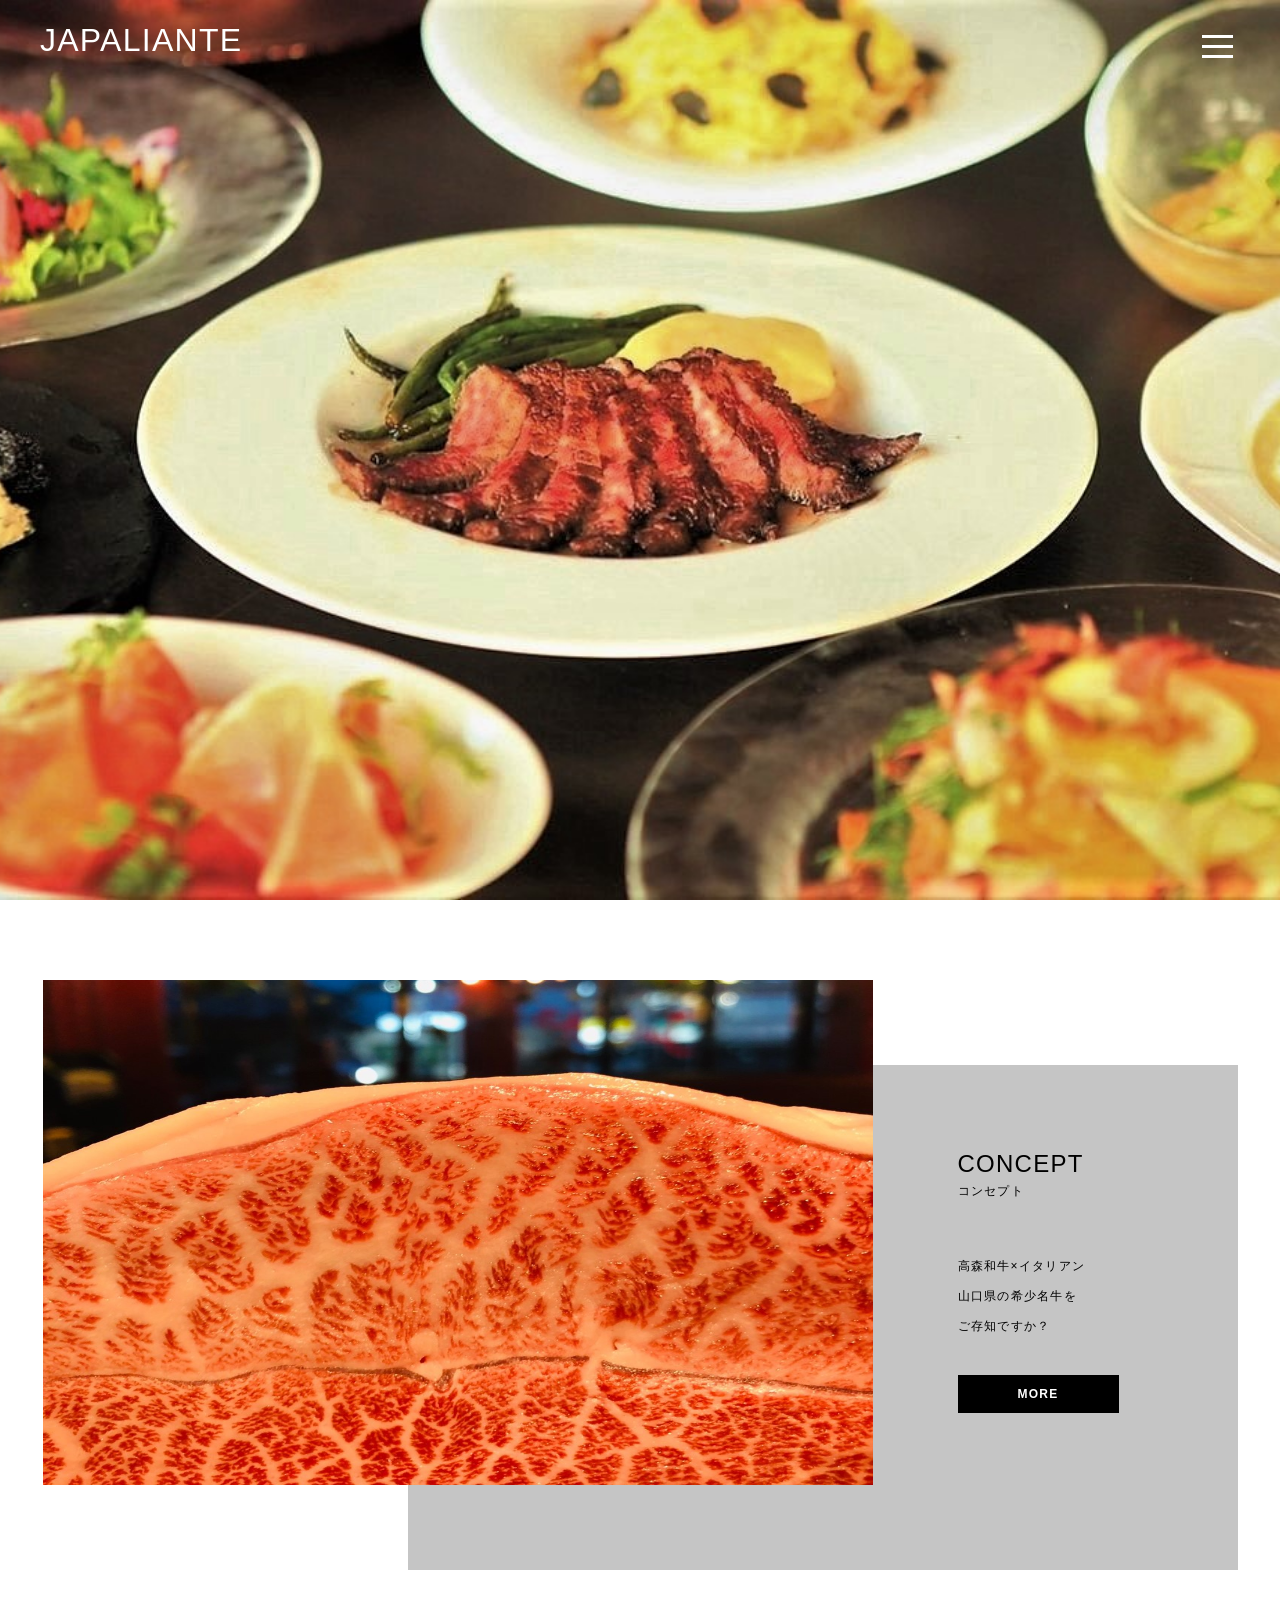
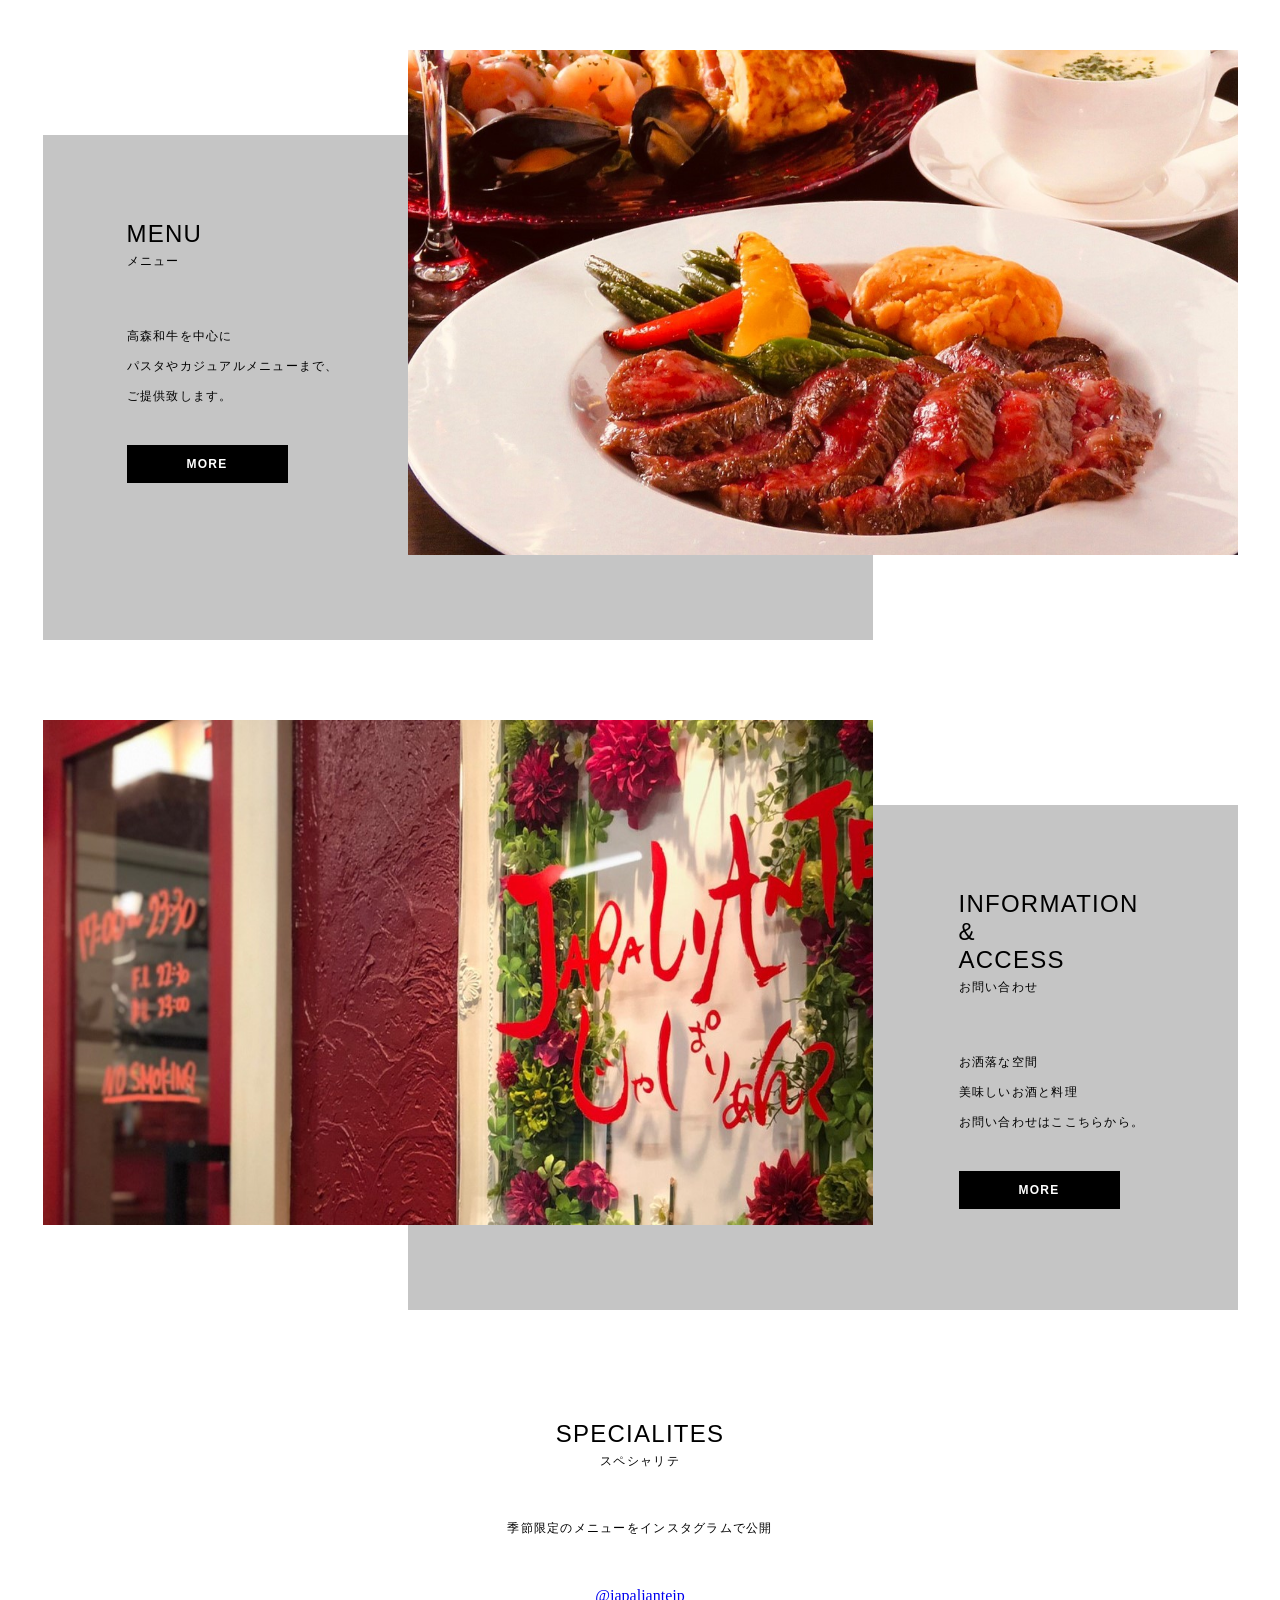
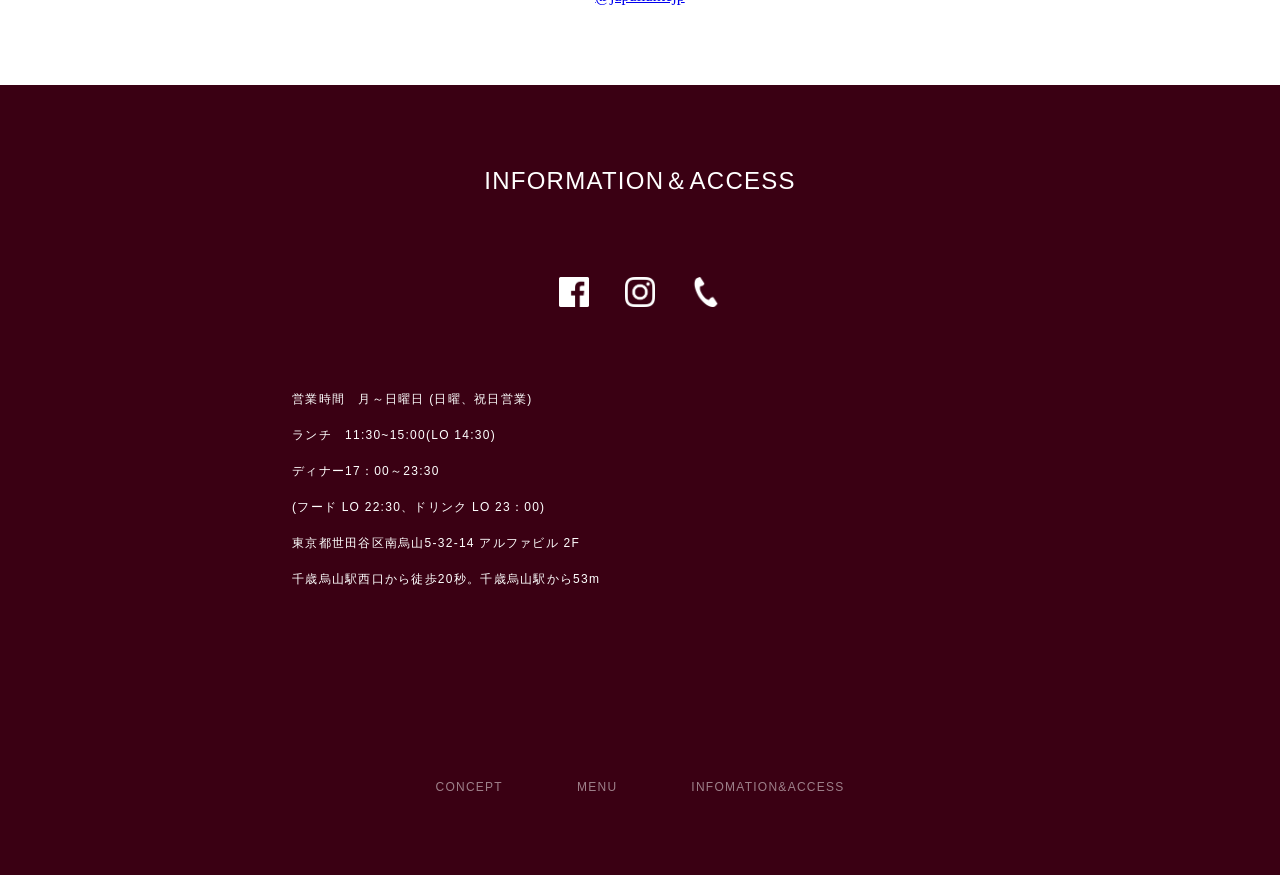
<file: index.html>
<!DOCTYPE html>
<html lang="ja">
<head>
  <meta name="viewport" content="device-width" charset="utf-8">
  <title>JAPALIANTE</title>
  <meta name="viewport" content="width=device-width,initial-scale=1.0">
  <link rel="stylesheet" href="css/styles.css">
  <meta name="format-detection" content="telephone=no">
  <script src="https://code.jquery.com/jquery-3.3.1.min.js" integrity="sha256-FgpCb/KJQlLNfOu91ta32o/NMZxltwRo8QtmkMRdAu8=" crossorigin="anonymous"></script>
  <script src="js/jquery.bgswitcher.js"></script>
  <script type="text/javascript" src="js/mind.js"></script>
</head>
<body>
  <div class="wrap">
    <header>
      <div class="is-fixed">
        <div class="header-logo">
          <h1><a href="japaliante.html">JAPALIANTE</a></h1>
        </div>

      <div class="toggle">
        <span></span>
        <span></span>
        <span></span>
      </div>

      <nav class="global_nav">
        <ul class="global_nav_content">
          <li class="nav_li"><a href="japaliante.html"><img src="img/home.png" width="30" height="30"></a></li>
          <li class="nav_li"><a href="concept.html">CONCEPT</a></li>
          <li class="nav_li"><a href="menu.html">MENU</a></li>
          <li class="nav_li"><a href="access.html">INFORMATION＆ACCESS</a></li>
          <li class="nav_li"><a href="https://www.instagram.com/japaliantejp/?hl=ja"> <img src="img/icon1.png" width="30" height="30"> </a></li>
          <li class="nav_li"><a href="tel:03-5314-9680"><img src="img/icon2.png" width="30" height="30"></a></li>
        </ul>
      </nav>
    </div>

  </header>

  <div class="bg-slider">
  </div>


  <div class="section_content">
   <div class="section">
    <section class="fadein">
      <div class="concept" >
        <p class="concept_img"><img src="img/section1.jpg"></p>
        <div class="concept_content">
          <div class="section1">
            <h3 class="taitle">CONCEPT</h3>
            <p class="sbtaitle">コンセプト</p>
            <p class="txt">高森和牛×イタリアン<br>山口県の希少名牛を<br>ご存知ですか？</p>
            <a href="concept.html" class="more-button">MORE</a>
          </div>
        </div>
      </div>
   </section>

    <section class="fadein">
      <div class="menu" class="fadein">
        <p class="menu_img"><img src="img/section2.jpg"></p>
        <div class="menu_content">
          <div class="section2">
            <h3 class="taitle">MENU</h3>
            <p class="sbtaitle">メニュー</p>
            <p class="txt">高森和牛を中心に<br>パスタやカジュアルメニューまで、<br>ご提供致します。</p>
            <a href="menu.html" class="more-button">MORE</a>
          </div>
        </div>
      </div>
    </section>

    <section  class="fadein">
      <div class="infomation"  class="fadein">
        <p class="infomation_img"><img src="img/section3.jpg"></p>
        <div class="infomation_content">
          <div class="section3">
            <h3 class="taitle">INFORMATION<br>&<br>ACCESS</h3>
            <p class="sbtaitle">お問い合わせ</p>
            <p class="txt">お洒落な空間<br>美味しいお酒と料理<br>お問い合わせはここちらから。</p>
            <a href="access.html" class="more-button">MORE</a>
          </div>
        </div>
      </div>
    </section>
  </div>
</div>

    <footer>
      <section class="spc" class=instagram>
        <p class=specialites_taitle>SPECIALITES</p>
        <p class="specialites_sbtaitle">スペシャリテ</p>
        <p class="specialites_sbtaitle2">季節限定のメニューをインスタグラムで公開</p>
      </section>

      <section class=instagram class=instagram>
        <!-- InstaWidget -->
        <a href="https://instawidget.net/v/user/japaliantejp" id="link-ebae0908cb99f00b8258a6f4f0f3c9446d204064da7dd0dea190023fae31f945">@japaliantejp</a>
        <script src="https://instawidget.net/js/instawidget.js?u=ebae0908cb99f00b8258a6f4f0f3c9446d204064da7dd0dea190023fae31f945&width=1200px"></script>
      </section>

      <section class=tab_instagram class=instagram>
      <!-- InstaWidget -->
        <a href="https://instawidget.net/v/user/japaliantejp" id="link-5c4ff3d4cd5e3f9e8547832c15098f6f0542a1d2499bb3e6c0e005a9f86cef41">@japaliantejp</a>
        <script src="https://instawidget.net/js/instawidget.js?u=5c4ff3d4cd5e3f9e8547832c15098f6f0542a1d2499bb3e6c0e005a9f86cef41&width=100%"></script>
      </section>



      <section>
        <div class="access">
          <p class="access_taitle">INFORMATION＆ACCESS</p>
          <div class="access_img">
            <a href="https://www.facebook.com/JAPALIANTE-434790136948415/"><img src="img/icon3.png" width="30" height="30"></a>
            <a href="https://www.instagram.com/japaliantejp/"><img src="img/icon1.png" width="30" height="30" class="icon"></a>
            <a href="tel:050-5595-7830"><img src="img/icon2.png" width="30" height="30" class="icon"></a>
          </div>
          <iframe class="google_map" src="https://www.google.com/maps/embed?pb=!1m18!1m12!1m3!1d3241.385179194892!2d139.59837421507387!3d35.667516638331854!2m3!1f0!2f0!3f0!3m2!1i1024!2i768!4f13.1!3m3!1m2!1s0x6018f1a7e28c33af%3A0x4d786c4338a8f6f!2zSkFQQUxJQU5URSjjgrjjg6Pjg5Hjg6rjgqLjg7Pjg4Yp!5e0!3m2!1sja!2sjp!4v1552098616548" width="370px" height="216px" frameborder="0" style="border:0" allowfullscreen></iframe>
          <p class="access_content">営業時間　月～日曜日 (日曜、祝日営業)<br>ランチ　11:30~15:00(LO 14:30)<br>ディナー17：00～23:30<br>(フード LO 22:30、ドリンク LO 23：00)<br>東京都世田谷区南烏山5-32-14 アルファビル 2F<br>千歳烏山駅西口から徒歩20秒。千歳烏山駅から53m</p>
          <p class="google_map1">
            <iframe src="https://www.google.com/maps/embed?pb=!1m18!1m12!1m3!1d3241.385179194892!2d139.59837421507387!3d35.667516638331854!2m3!1f0!2f0!3f0!3m2!1i1024!2i768!4f13.1!3m3!1m2!1s0x6018f1a7e28c33af%3A0x4d786c4338a8f6f!2zSkFQQUxJQU5URSjjgrjjg6Pjg5Hjg6rjgqLjg7Pjg4Yp!5e0!3m2!1sja!2sjp!4v1552098616548" width="370px" height="216px" frameborder="0" style="border:0" allowfullscreen></iframe>
          </p>
          <div class="access_menu">
            <ul class="access_menu_content">
              <li class="access_bottom1"><a href="concept.html">CONCEPT</a></li>
              <li class="access_bottom2"><a href="menu.html">MENU</a></li>
              <li class="access_bottom3"><a href="access.html">INFOMATION&ACCESS</a></li>
            </ul>
          </div>
        </div>
      </section>

    </footer>
  </div>
</body>
</html>
</file>
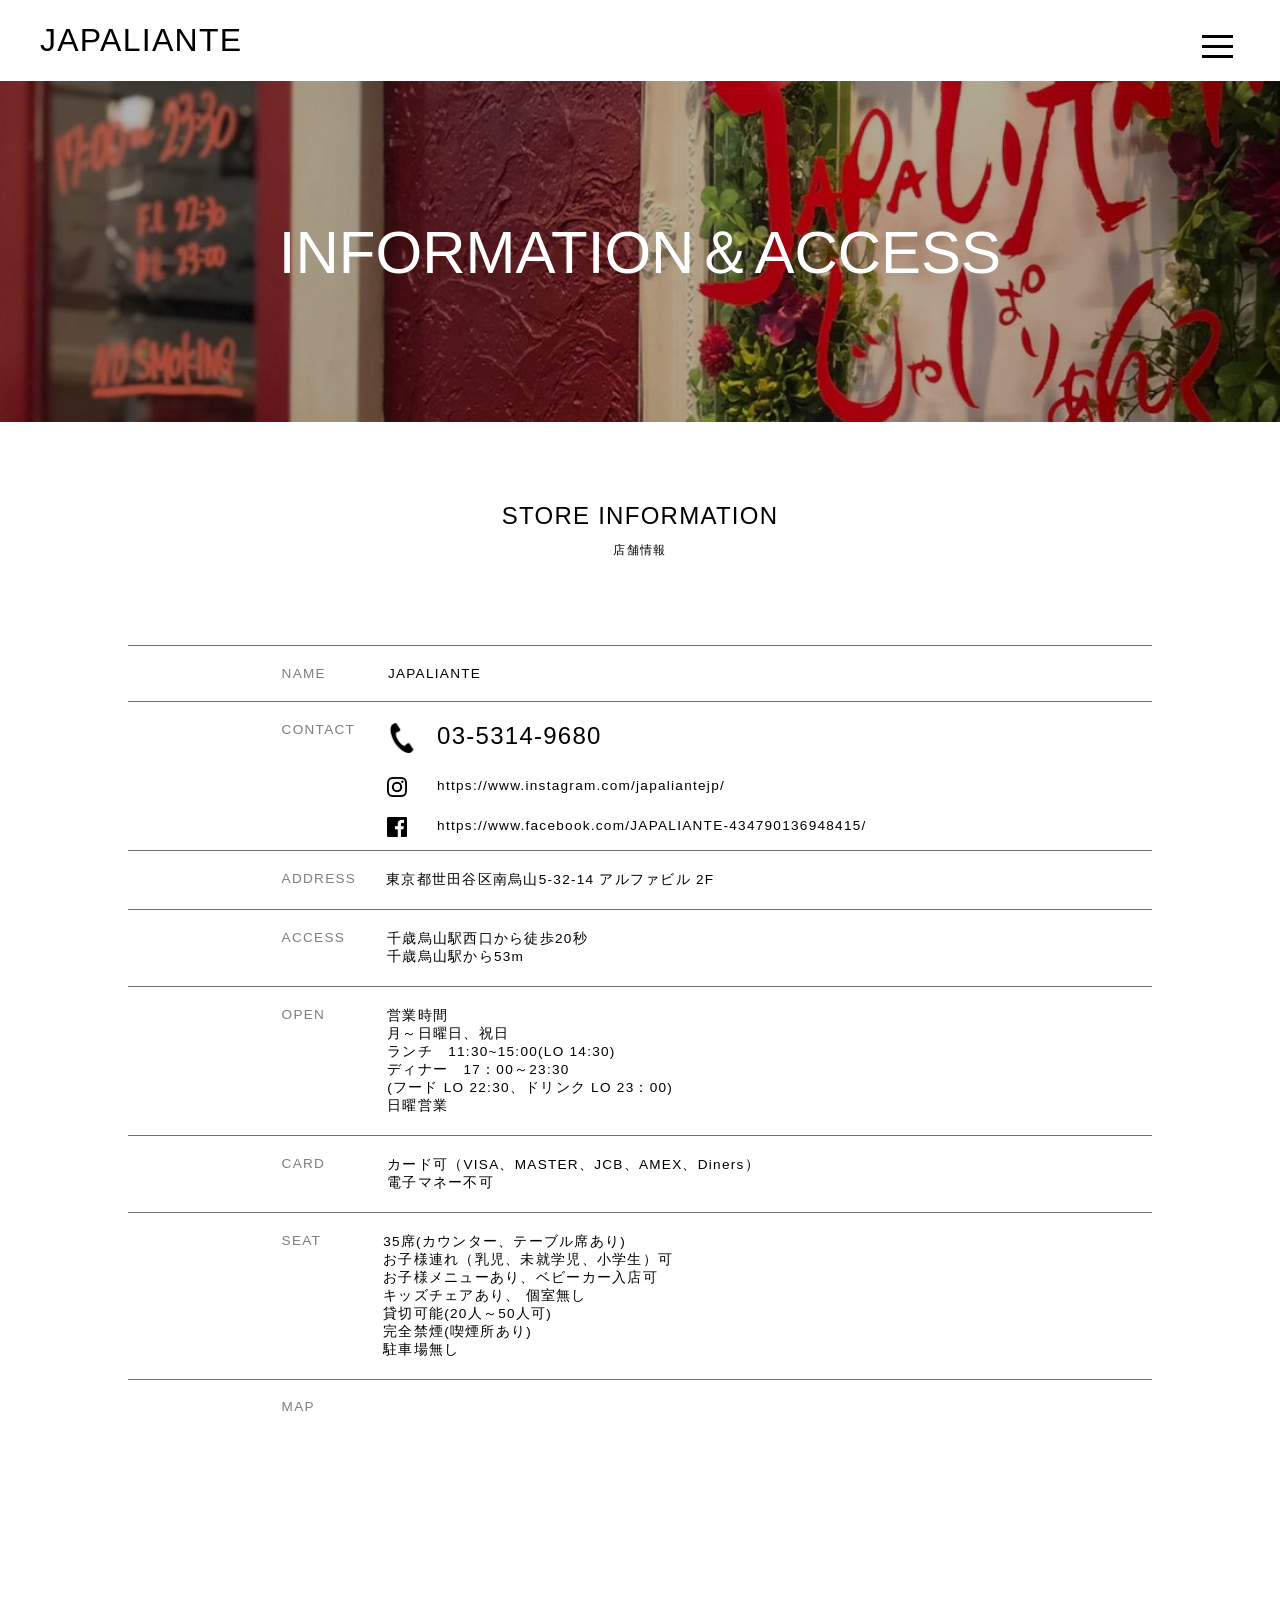
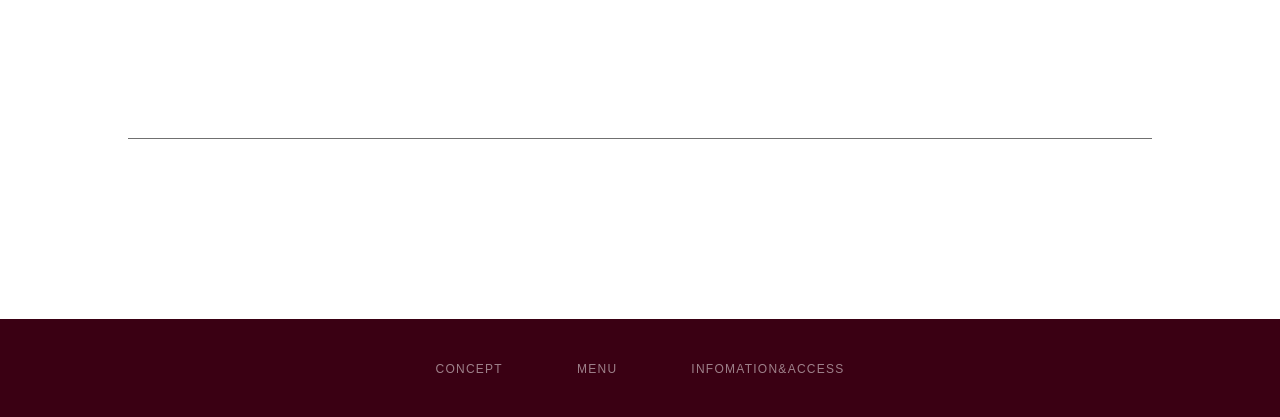
<file: access.html>
<!DOCTYPE html>
<html lang="ja">
<head>
  <meta name="viewport" content="width=device-width,initial-scale=1.0" charset="utf-8">
  <title>JAPALIANTE</title>
  <meta name="description" content="JAPALIANTEのホームページ">
  <link rel="stylesheet" href="css/access.css">
  <meta name="format-detection" content="telephone=no">
  <script src="https://code.jquery.com/jquery-3.3.1.min.js" integrity="sha256-FgpCb/KJQlLNfOu91ta32o/NMZxltwRo8QtmkMRdAu8=" crossorigin="anonymous"></script>
  <script src="js/jquery.bgswitcher.js"></script>
  <script type="text/javascript" src="js/mind.js"></script>
</head>
<body>
  <div class="wrap">
      <header>
        <div class="is-fixed">
          <div class="header-logo">
            <h1><a href="japaliante.html">JAPALIANTE</a></h1>
          </div>

        <div class="toggle">
          <span></span>
          <span></span>
          <span></span>
        </div>

        <nav class="global_nav">
          <ul class="global_nav_content">
            <li class="nav_li"><a href="japaliante.html"><img src="img/home.png" width="30" height="30"></a></li>
            <li class="nav_li"><a href="concept.html">CONCEPT</a></li>
            <li class="nav_li"><a href="menu.html">MENU</a></li>
            <li class="nav_li"><a href="access.html">INFORMATION＆ACCESS</a></li>
            <li class="nav_li"><a href="https://www.instagram.com/japaliantejp/?hl=ja"> <img src="img/icon1.png" width="30" height="30"> </a></li>
            <li class="nav_li"><a href="tel:03-5314-9680"><img src="img/icon2.png" width="30" height="30"></a></li>
          </ul>
        </nav>
      </div>
    </header>

    <div class="information_top">
      <h1 class="information_tittle">INFORMATION＆ACCESS</h1>
      <img src="img/section3.jpg">
    </div>

<!-- 店舗情報 -->
<section class="storeinformation">
  <p class=store_taitle>STORE INFORMATION</p>
  <p class="store_sbtaitle">店舗情報</p>

  <hr>

    <ul class="page">
      <li class="taitle">NAME</li>
      <li class="content">JAPALIANTE</li>
    </ul>

  <hr>

    <ul class="page">
      <li class="taitle1">CONTACT</li>
      <li class="content1">
        <p class="tell"><a href="tel:03-5314-9680" class="info"><img src="img/icon2.png" class="example3" width="30px" height="30px">03-5314-9680</a></p>
        <p class="inst"><a href="https://www.instagram.com/japaliantejp/" class="info"><img src="img/icon1.png" class="example2" width="20px" height="20px">https://www.instagram.com/japaliantejp/</a></p>
        <p class="inst"><a href="https://www.facebook.com/JAPALIANTE-434790136948415/" class="info"><img src="img/icon4.png" class="example2" width="20px" height="20px">https://www.facebook.com/JAPALIANTE-434790136948415/</a></p>
      </li>
    </ul>

  <hr>

  <ul class="page">
    <li class="taitle2">ADDRESS</li>
    <li class="content">東京都世田谷区南烏山5-32-14 アルファビル 2F</li>
  </ul>

  <hr>

  <ul class="page">
    <li class="taitle3">ACCESS</li>
    <li class="content">千歳烏山駅西口から徒歩20秒<br>千歳烏山駅から53m</li>
  </ul>

  <hr class="border">

  <ul class="page">
    <li class="taitle">OPEN</li>
    <li class="content">営業時間<br>月～日曜日、祝日<br>ランチ　11:30~15:00(LO 14:30)<br>ディナー　17：00～23:30<br>
(フード LO 22:30、ドリンク LO 23：00)<br>日曜営業</li>
  </ul>

  <hr class="border">

  <ul class="page">
    <li class="taitle">CARD</li>
    <li class="content">カード可（VISA、MASTER、JCB、AMEX、Diners）<br>電子マネー不可</li>
  </ul>

  <hr class="border">

  <ul class="page">
    <li class="taitle">SEAT</li>
    <li class="content">35席(カウンター、テーブル席あり)<br>お子様連れ（乳児、未就学児、小学生）可
<br>お子様メニューあり、ベビーカー入店可<br>キッズチェアあり、
個室無し<br>貸切可能(20人～50人可)<br>完全禁煙(喫煙所あり)<br>駐車場無し
</li>
  </ul>

  <hr class="border">

  <ul class="page">
    <li class="taitle">MAP</li>
    <p class="map">
      <iframe src="https://www.google.com/maps/embed?pb=!1m18!1m12!1m3!1d3241.385179194892!2d139.59837421507387!3d35.667516638331854!2m3!1f0!2f0!3f0!3m2!1i1024!2i768!4f13.1!3m3!1m2!1s0x6018f1a7e28c33af%3A0x4d786c4338a8f6f!2zSkFQQUxJQU5URSjjgrjjg6Pjg5Hjg6rjgqLjg7Pjg4Yp!5e0!3m2!1sja!2sjp!4v1552098616548" width="80%" height="300px" frameborder="0" style="border:0" allowfullscreen></iframe>
    </p>
  </ul>

  <hr class="border1">

</section>


<footer>
  
  <section>
    <div class="access">
      <div class="access_menu">
        <ul class="access_menu_content">
          <li class="access_bottom1"><a href="content.html">CONCEPT</a></li>
          <li class="access_bottom2"><a href="menu.html">MENU</a></li>
          <li class="access_bottom3"><a href="access.html">INFOMATION&ACCESS</a></li>
        </ul>
      </div>
    </div>
  </section>
</footer>

</div>
</body>
</html>
</file>
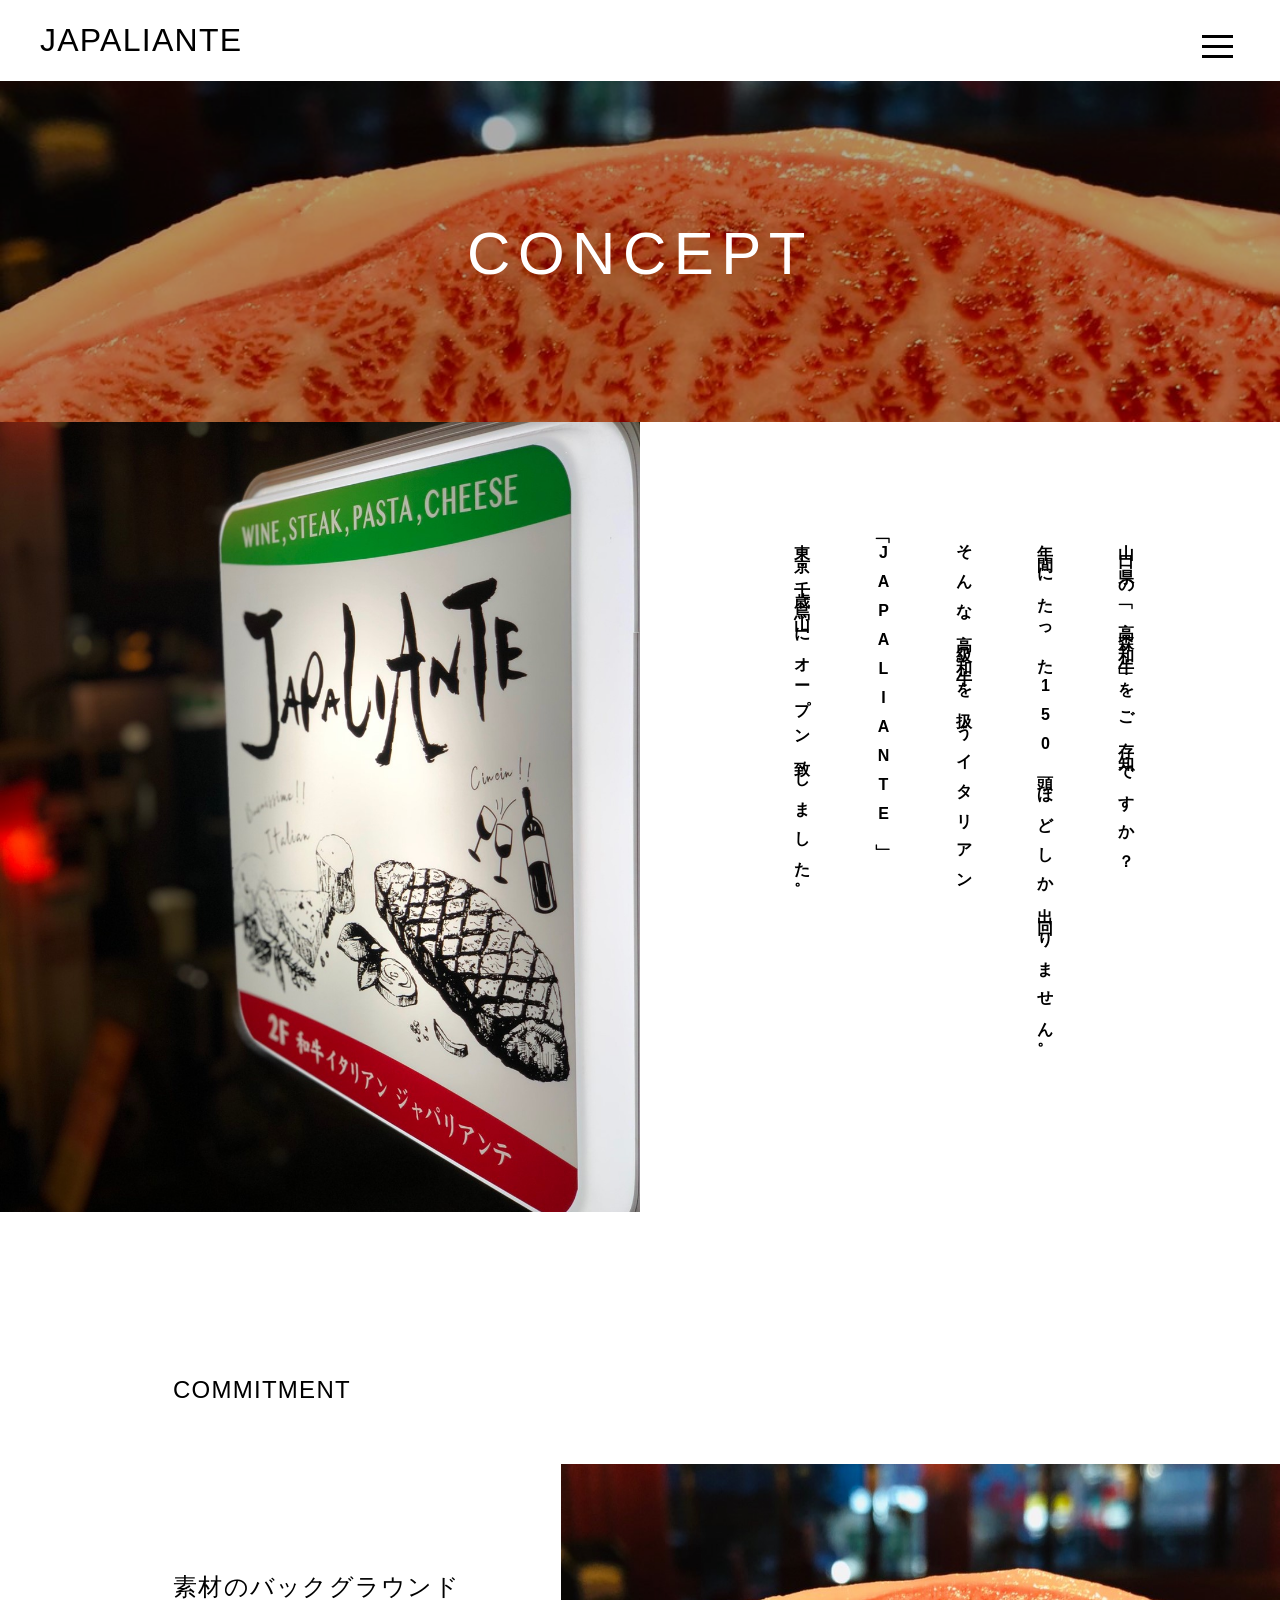
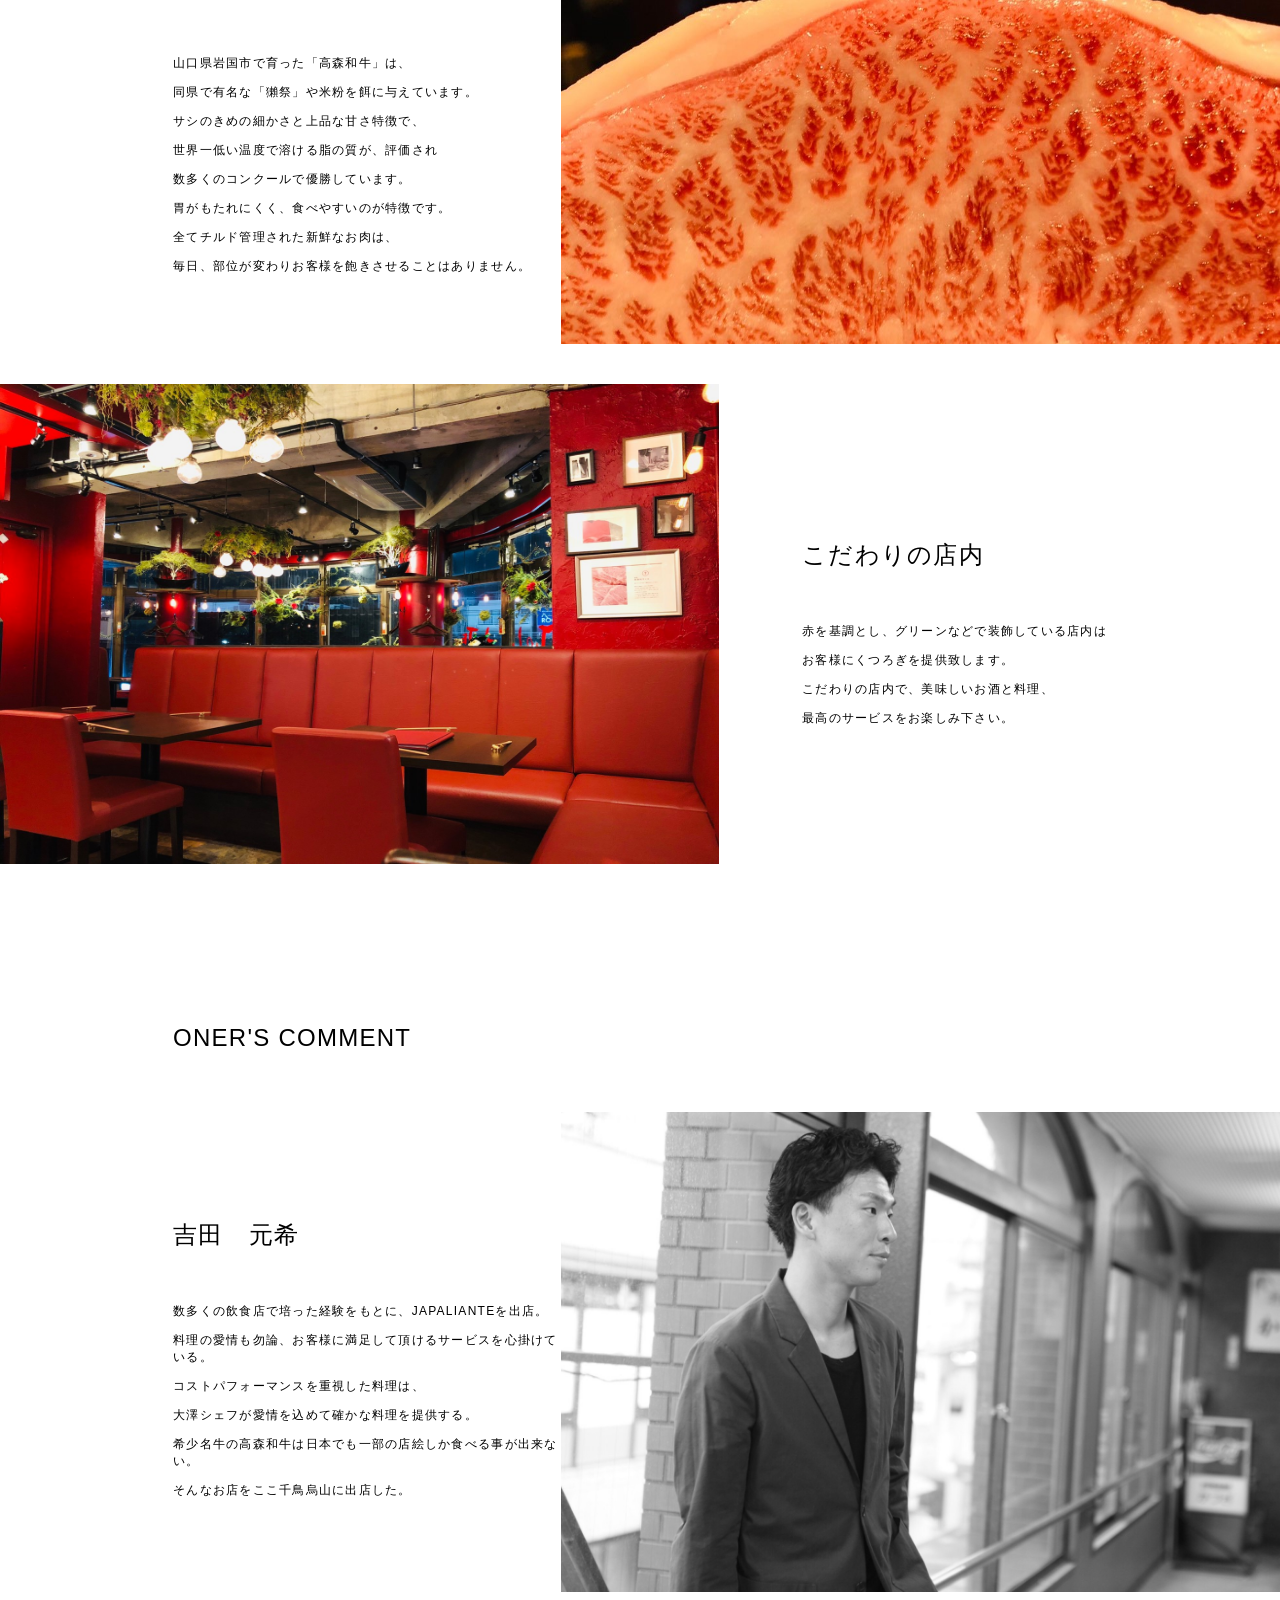
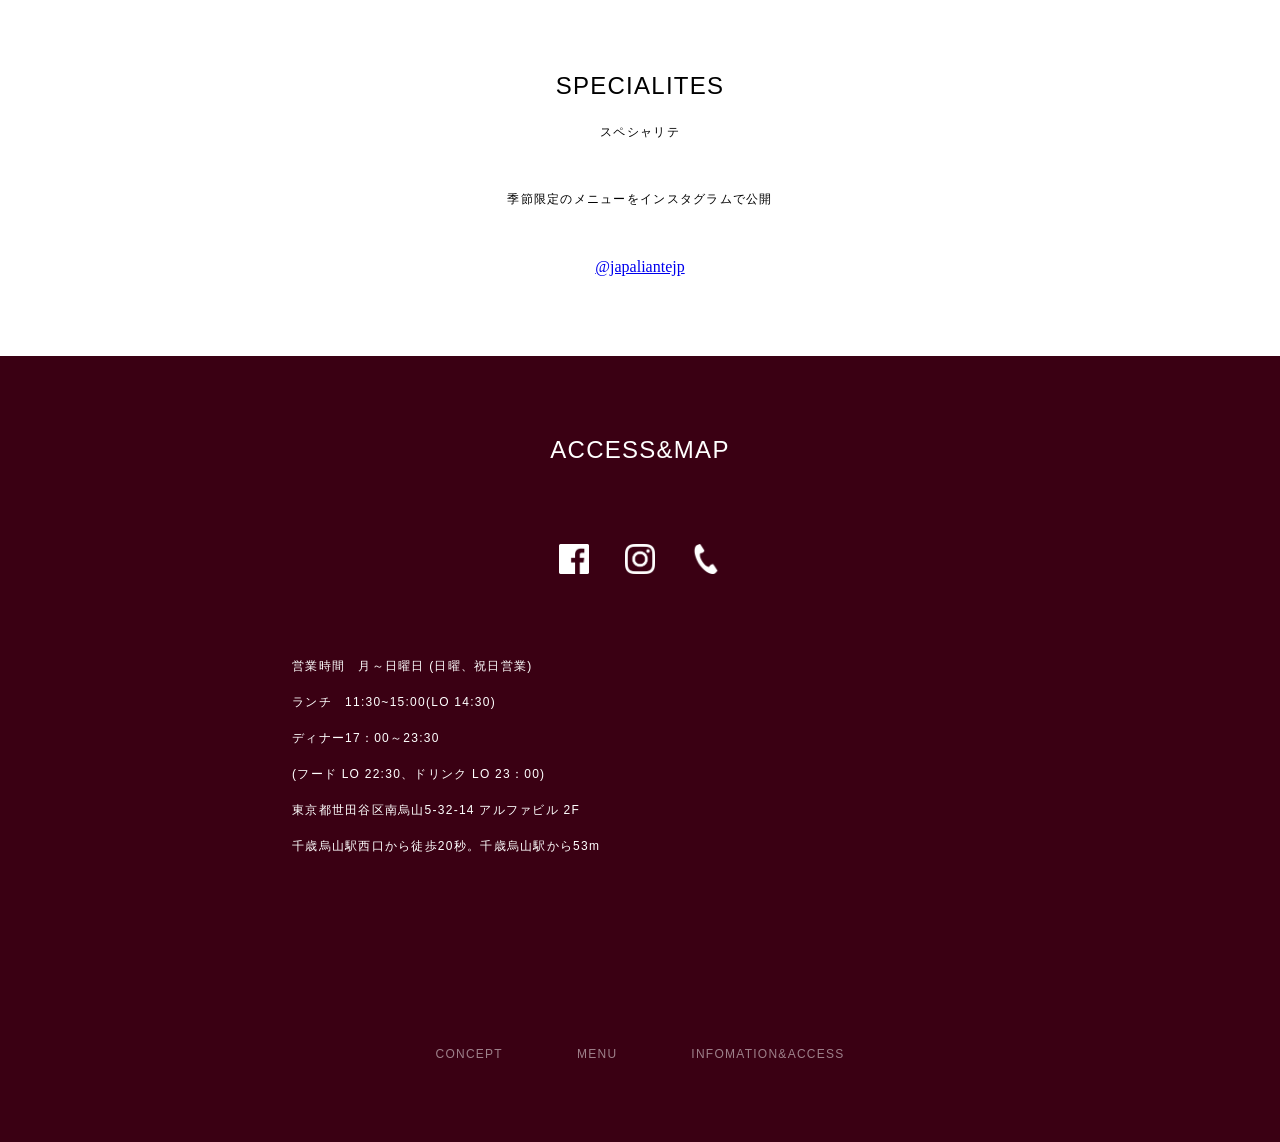
<file: concept.html>
<!DOCTYPE html>
<html lang="ja">
<head>
  <meta name="viewport" content="width=device-width,initial-scale=1.0" charset="utf-8">
  <title>JAPALIANTE</title>
  <meta name="description" content="JAPALIANTEのホームページ">
  <link rel="stylesheet" href="css/concept.css">
  <meta name="format-detection" content="telephone=no">
  <script src="https://code.jquery.com/jquery-3.3.1.min.js" integrity="sha256-FgpCb/KJQlLNfOu91ta32o/NMZxltwRo8QtmkMRdAu8=" crossorigin="anonymous"></script>
  <script src="js/jquery.bgswitcher.js"></script>
  <script type="text/javascript" src="js/mind.js"></script>
</head>
<body>
  <div class="wrap">
      <header>
        <div class="is-fixed">
          <div class="header-logo">
            <h1><a href="japaliante.html">JAPALIANTE</a></h1>
          </div>

        <div class="toggle">
          <span></span>
          <span></span>
          <span></span>
        </div>

        <nav class="global_nav">
          <ul class="global_nav_content">
            <li class="nav_li"><a href="japaliante.html"><img src="img/home.png" width="30" height="30"></a></li>
            <li class="nav_li"><a href="concept.html">CONCEPT</a></li>
            <li class="nav_li"><a href="menu.html">MENU</a></li>
            <li class="nav_li"><a href="access.html">INFORMATION＆ACCESS</a></li>
            <li class="nav_li"><a href="https://www.instagram.com/japaliantejp/?hl=ja"> <img src="img/icon1.png" width="30" height="30"> </a></li>
            <li class="nav_li"><a href="tel:03-5314-9680"><img src="img/icon2.png" width="30" height="30"></a></li>
          </ul>
        </nav>
      </div>
    </header>

    <div class="concept_top">
      <h1 class="concept_tittle">CONCEPT</h1>
      <img src="img/section1.jpg">
    </div>

<div class="top_content">
  <section class="concept_top_content">
    <img src="img/section9.jpg">
    <div class="concept_top2">
      <p>山口県の「高森和牛」をご存知ですか？</p>
      <p>年間にたった150頭ほどしか出回りません。</p>
      <p>そんな高級和牛を扱うイタリアン</p>
      <p>「JAPALIANTE」</p>
      <p>東京・千歳烏山にオープン致しました。</p>
    </div>
  </section>
</div>

  <section class="fadein">
    <h1>COMMITMENT</h1>
    <div class="menu">
      <p class="commitment_img"><img src="img/header3.jpg"></p>
      <div class="menu_content">
        <h3 class="taitle">素材のバックグラウンド</h3>
        <div class="text">
         <p>山口県岩国市で育った「高森和牛」は、</p>
         <p>同県で有名な「獺祭」や米粉を餌に与えています。</p>
         <p>サシのきめの細かさと上品な甘さ特徴で、</p>
         <p>世界一低い温度で溶ける脂の質が、評価され</p>
         <p>数多くのコンクールで優勝しています。</p>
         <p>胃がもたれにくく、食べやすいのが特徴です。</p>
         <p>全てチルド管理された新鮮なお肉は、</p>
         <p>毎日、部位が変わりお客様を飽きさせることはありません。</p>
        </div>
        <div class="tab_text">
          <p>山口県岩国市で育った「高森和牛」は、同県で有名な「獺祭」や米粉を餌に与えています。
          サシのきめの細かさと上品な甘さ特徴で、世界一低い温度で溶ける脂の質が、評価され
          数多くのコンクールで優勝しています。胃がもたれにくく、食べやすいのが特徴です。
          全てチルド管理された新鮮なお肉は、毎日、部位が変わりお客様を飽きさせることはありません。</p>
          </p>
        </div>
      </div>
    </div>
  </section>

  <section class="fadein">
    <div class="menu2">
      <p class="commitment3_img"><img src="img/header2.jpg"></p>
      <div class="menu2_content">
        <h3 class="taitle">こだわりの店内</h3>
        <div class="text">
         <p>赤を基調とし、グリーンなどで装飾している店内は</p>
         <p>お客様にくつろぎを提供致します。</p>
         <p>こだわりの店内で、美味しいお酒と料理、</p>
         <p>最高のサービスをお楽しみ下さい。</p>
        </div>
        <div class="tab_text">
          <p>赤を基調とし、グリーンなどで装飾している店内は、お客様にくつろぎを提供致します。
          こだわりの店内で、美味しいお酒と料理、最高のサービスをお楽しみ下さい。</p>
        </div>
      </div>
      <p class="commitment2_img"><img src="img/header2.jpg"></p>
    </div>
  </section>

  <section class="fadein">
    <h1>ONER'S COMMENT</h1>
    <div class="menu">
      <p class="commitment_img"><img src="img/section4.jpg"></p>
      <div class="menu_content" class="fadein">
        <h3 class="taitle">吉田　元希</h3>
        <div class="text">
         <p>数多くの飲食店で培った経験をもとに、JAPALIANTEを出店。</p>
         <p>料理の愛情も勿論、お客様に満足して頂けるサービスを心掛けている。</p>
         <p>コストパフォーマンスを重視した料理は、</p>
         <p>大澤シェフが愛情を込めて確かな料理を提供する。</p>
         <p>希少名牛の高森和牛は日本でも一部の店絵しか食べる事が出来ない。</p>
         <p>そんなお店をここ千鳥烏山に出店した。</p>
        </div>
        <div class="tab_text">
          <p>数多くの飲食店で培った経験をもとに、JAPALIANTEを出店。料理の愛情も勿論、お客様に満足して頂けるサービスを
          心掛けている。コストパフォーマンスを重視した料理は、大澤シェフが愛情を込めて確かな料理を提供する。
          希少名牛の高森和牛は日本でも一部の店絵しか食べる事が出来ない。そんなお店をここ千鳥烏山に出店した。</p>
        </div>
      </div>
    </div>
  </section>
</div>

<footer>
  <section>
    <p class=specialites_taitle>SPECIALITES</p>
    <p class="specialites_sbtaitle">スペシャリテ</p>
    <p class="specialites_sbtaitle2">季節限定のメニューをインスタグラムで公開</p>
  </section>

  <section class="instagram">
    <!-- InstaWidget -->
    <a href="https://instawidget.net/v/user/japaliantejp" id="link-ebae0908cb99f00b8258a6f4f0f3c9446d204064da7dd0dea190023fae31f945">@japaliantejp</a>
    <script src="https://instawidget.net/js/instawidget.js?u=ebae0908cb99f00b8258a6f4f0f3c9446d204064da7dd0dea190023fae31f945&width=1200px"></script>
  </section>

  <section class="tab_instagram">
  <!-- InstaWidget -->
    <a href="https://instawidget.net/v/user/japaliantejp" id="link-5c4ff3d4cd5e3f9e8547832c15098f6f0542a1d2499bb3e6c0e005a9f86cef41">@japaliantejp</a>
    <script src="https://instawidget.net/js/instawidget.js?u=5c4ff3d4cd5e3f9e8547832c15098f6f0542a1d2499bb3e6c0e005a9f86cef41&width=100%"></script>
  </section>

  <section>
    <div class="access">
      <p class="access_taitle">ACCESS&MAP</p>
      <div class="access_img">
        <a href="https://www.facebook.com/JAPALIANTE-434790136948415/"><img src="img/icon3.png" width="30" height="30"></a>
        <a href="https://www.instagram.com/japaliantejp/"><img src="img/icon1.png" width="30" height="30" class="icon"></a>
        <a href="tel:050-5595-7830"><img src="img/icon2.png" width="30" height="30" class="icon"></a>
      </div>
      <iframe class="google_map" src="https://www.google.com/maps/embed?pb=!1m18!1m12!1m3!1d3241.385179194892!2d139.59837421507387!3d35.667516638331854!2m3!1f0!2f0!3f0!3m2!1i1024!2i768!4f13.1!3m3!1m2!1s0x6018f1a7e28c33af%3A0x4d786c4338a8f6f!2zSkFQQUxJQU5URSjjgrjjg6Pjg5Hjg6rjgqLjg7Pjg4Yp!5e0!3m2!1sja!2sjp!4v1552098616548" width="370px" height="216px" frameborder="0" style="border:0" allowfullscreen></iframe>
      <p class="access_content">営業時間　月～日曜日 (日曜、祝日営業)<br>ランチ　11:30~15:00(LO 14:30)<br>ディナー17：00～23:30<br>(フード LO 22:30、ドリンク LO 23：00)<br>東京都世田谷区南烏山5-32-14 アルファビル 2F<br>千歳烏山駅西口から徒歩20秒。千歳烏山駅から53m</p>
      <p class="google_map1">
        <iframe src="https://www.google.com/maps/embed?pb=!1m18!1m12!1m3!1d3241.385179194892!2d139.59837421507387!3d35.667516638331854!2m3!1f0!2f0!3f0!3m2!1i1024!2i768!4f13.1!3m3!1m2!1s0x6018f1a7e28c33af%3A0x4d786c4338a8f6f!2zSkFQQUxJQU5URSjjgrjjg6Pjg5Hjg6rjgqLjg7Pjg4Yp!5e0!3m2!1sja!2sjp!4v1552098616548" width="370px" height="216px" frameborder="0" style="border:0" allowfullscreen></iframe>
      </p>
      <div class="access_menu">
        <ul class="access_menu_content">
          <li class="access_bottom1"><a href="content.html">CONCEPT</a></li>
          <li class="access_bottom2"><a href="menu.html">MENU</a></li>
          <li class="access_bottom3"><a href="access.html">INFOMATION&ACCESS</a></li>
        </ul>
      </div>
    </div>
  </section>
</footer>
</body>
</file>
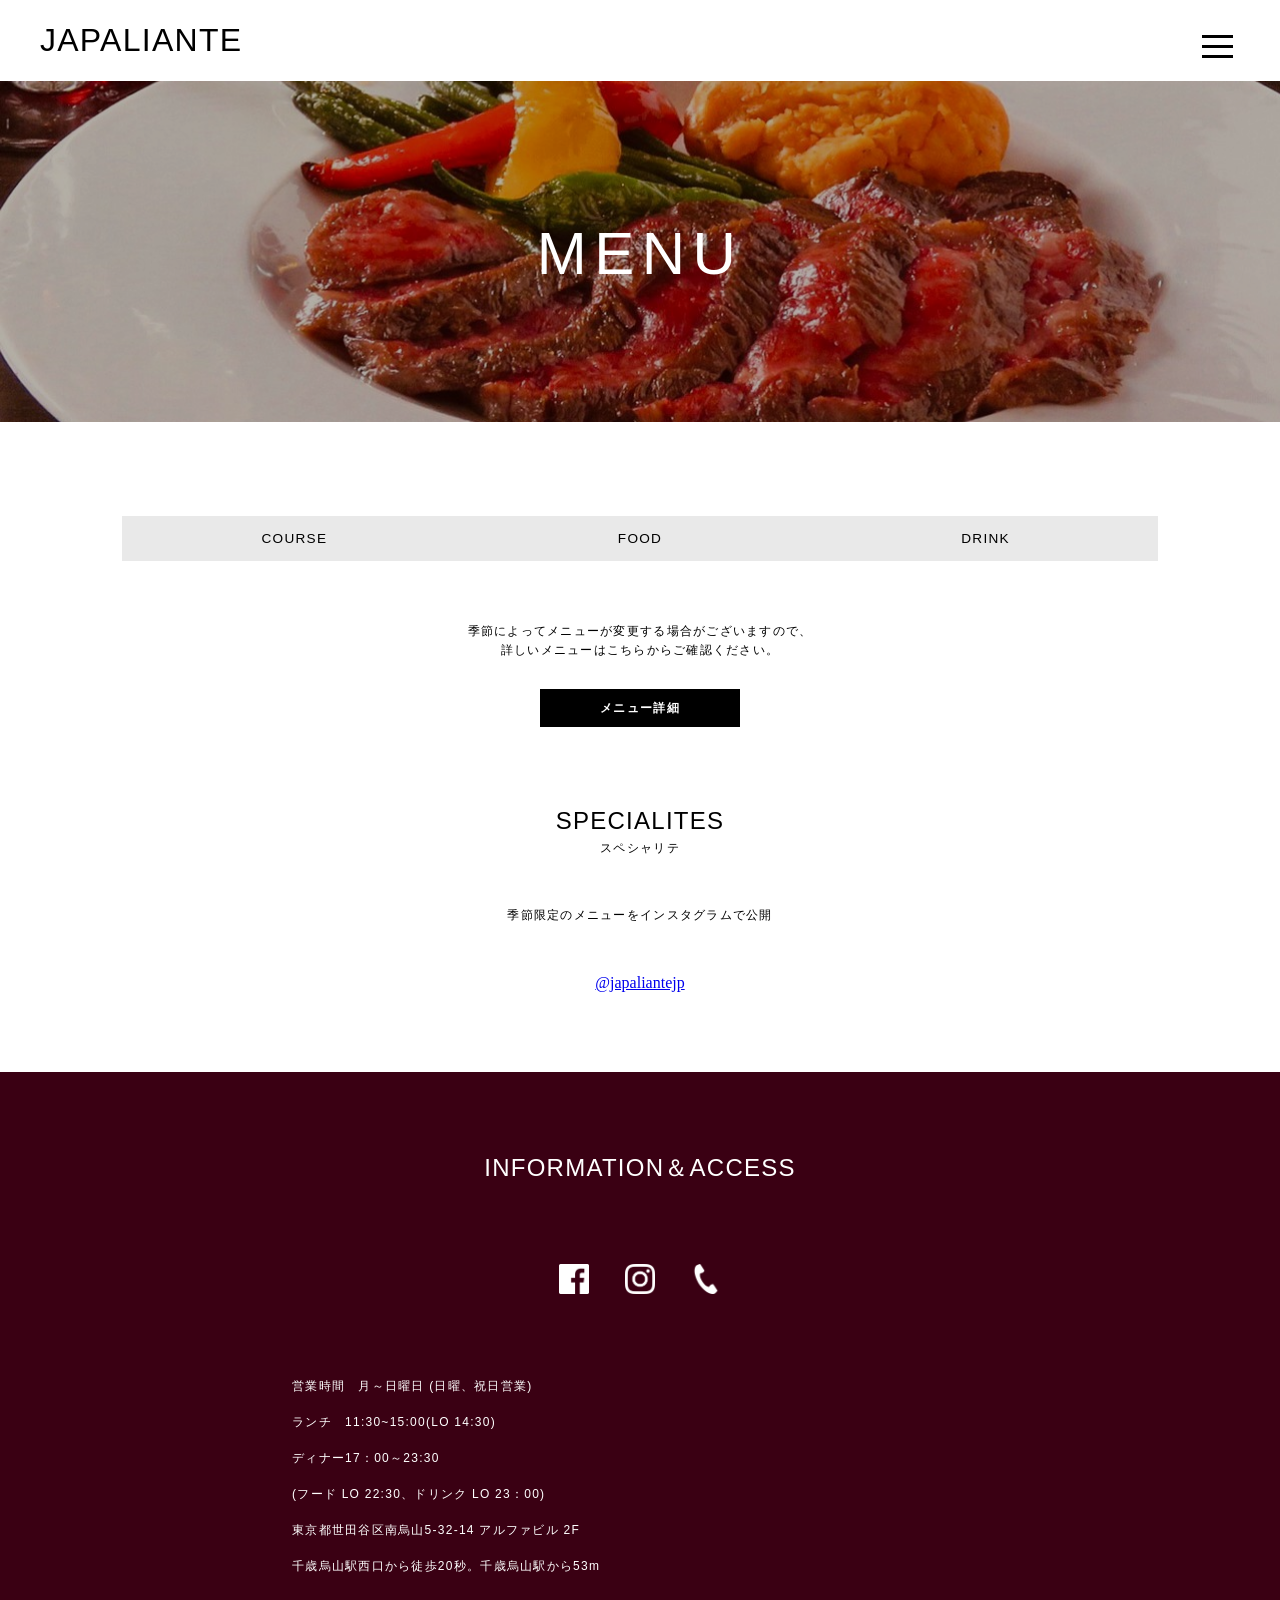
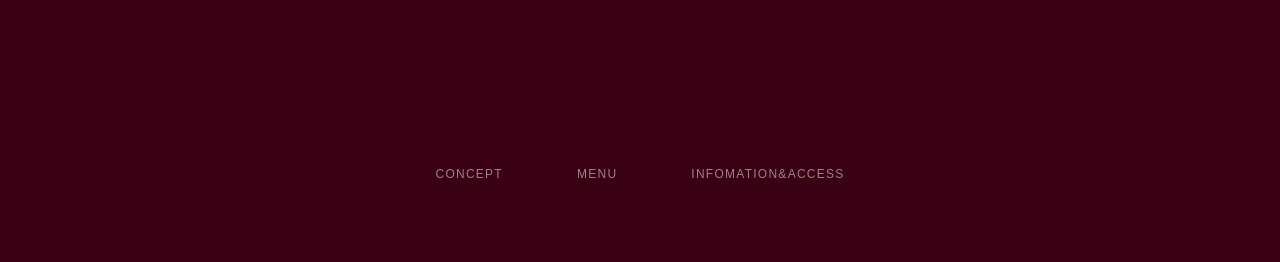
<file: menu.html>
<!DOCTYPE html>
<html lang="ja">
<head>
  <meta name="viewport" content="width=device-width,initial-scale=1.0" charset="utf-8">
  <title>JAPALIANTE</title>
  <meta name="description" content="JAPALIANTEのホームページ">
  <link rel="stylesheet" href="css/menu.css">
  <meta name="format-detection" content="telephone=no">
  <script src="https://code.jquery.com/jquery-3.3.1.min.js" integrity="sha256-FgpCb/KJQlLNfOu91ta32o/NMZxltwRo8QtmkMRdAu8=" crossorigin="anonymous"></script>
  <script src="js/jquery.bgswitcher.js"></script>
  <script type="text/javascript" src="js/mind.js"></script>
</head>
<body>
  <div class="wrap">
      <header>
        <div class="is-fixed">
          <div class="header-logo">
            <h1><a href="japaliante.html">JAPALIANTE</a></h1>
          </div>

        <div class="toggle">
          <span></span>
          <span></span>
          <span></span>
        </div>

        <nav class="global_nav">
          <ul class="global_nav_content">
            <li class="nav_li"><a href="japaliante.html"><img src="img/home.png" width="30" height="30"></a></li>
            <li class="nav_li"><a href="concept.html">CONCEPT</a></li>
            <li class="nav_li"><a href="menu.html">MENU</a></li>
            <li class="nav_li"><a href="access.html">INFORMATION＆ACCESS</a></li>
            <li class="nav_li"><a href="https://www.instagram.com/japaliantejp/?hl=ja"> <img src="img/icon1.png" width="30" height="30"> </a></li>
            <li class="nav_li"><a href="tel:03-5314-9680"><img src="img/icon2.png" width="30" height="30"></a></li>
          </ul>
        </nav>
      </div>
    </header>

    <div class="concept_top">
      <h1 class="concept_tittle">MENU</h1>
      <img src="img/section2.jpg">
    </div>

<!-- ナビゲーションメニュー -->
    <nav>
      <ul class="tab">
        <li class=”current1” id="js-nav1"><a>COURSE</a></li>
        <li class=”current2” id="js-nav2"><a>FOOD</a></li>
        <li class="current3" id="js-nav3"><a>DRINK</a></li>
      </ul>
    </nav>

    <!-- アコーディオンメニュー -->
    <div class="accbox" id="js-menu1">
      <!--ラベル1-->
      <label for="label1" class="box"><a>コース</a><img src="img/icon.png" id="arrow"></i></label>
      <input type="checkbox" id="label1" class="cssacc">
      <div class="accshow">
        <!--ここに隠す中身-->
        <!-- 点線 メニュー内容-->
        <div class="listbox">
          <div class="pcmenu">
            <table>
              <tbody>
                <tr>
                  <td class="listbox_menu">120分飲み放題コース</td>
                  <td>4000yen</td>
                </tr>
                <tr>
                  <td class="listbox_menu">180分飲み放題コース</td>
                  <td>5000yen</td>
                </tr>
                <tr>
                  <td class="listbox_menu">フルコース</td>
                  <td>4980yen</td>
                </tr>
                <tr>
                  <td class="listbox_menu">プレミアムフルコース</td>
                  <td>4980yen</td>
                </tr>
                <tr>
                  <td class="listbox_menu">フルコース＆120分飲み放題付き</td>
                  <td>6480yen</td>
                </tr>
                <tr>
                  <td class="listbox_menu">プレミアムフルコース＆120分飲み放題付き</td>
                  <td>7500yen</td>
                </tr>
              </tbody>
            </table>
          </div>
          <div class="shmenu">
            <table>
              <tbody>
                <tr>
                  <td class="listbox_menu">120分飲み放題コース</td>
                  <td>4000yen</td>
                </tr>
                <tr>
                  <td class="listbox_menu">180分飲み放題コース</td>
                  <td>5000yen</td>
                </tr>
                <tr>
                  <td class="listbox_menu">フルコース</td>
                  <td>4980yen</td>
                </tr>
                <tr>
                  <td class="listbox_menu">プレミアムフルコース</td>
                  <td>4980yen</td>
                </tr>
                <tr>
                  <td class="listbox_menu">フルコース<br>＆120分飲み放題付き</td>
                  <td>6480yen</td>
                </tr>
                <tr>
                  <td class="listbox_menu">プレミアムフルコース<br>＆120分飲み放題付き</td>
                  <td>7500yen</td>
                </tr>
              </tbody>
            </table>
          </div>
        </div>
        <!-- /点線 メニュー内容-->
      </div>
    </div><!--//.accbox-->

    <div class="accbox" id="js-menu2">
      <!--ラベル1-->
      <label for="label2" class="box"><a>タパス</a><img src="img/icon.png" id="arrow"></label>
      <input type="checkbox" id="label2" class="cssacc">
      <div class="accshow">
        <!--ここに隠す中身-->

        <!-- 点線 メニュー内容-->
        <div class="listbox">
          <div class="pcmenu">
            <table>
              <tbody>
                <tr>
                  <td class="listbox_menu">おまかせタパス前菜3種盛り</td>
                  <td>880yen</td>
                </tr>
                <tr>
                  <td class="listbox_menu">おまかせタパス前菜5種盛り</td>
                  <td>1480yen</td>
                </tr>
                <tr>
                  <td class="listbox_menu">枝豆のペペロンチーノ</td>
                  <td>380yen</td>
                </tr>
                <tr>
                  <td class="listbox_menu">究極のオニオンスライス</td>
                  <td>380yen</td>
                </tr>
                <tr>
                  <td class="listbox_menu">赤いポテトサラダ</td>
                  <td>380yen</td>
                </tr>
                <tr>
                  <td class="listbox_menu">揚げナスのマリネ</td>
                  <td>380yen</td>
                </tr>
                <tr>
                  <td class="listbox_menu">キノコの白ワインマリネ</td>
                  <td>480yen</td>
                </tr>
                <tr>
                  <td class="listbox_menu">イタリアンオムレツ</td>
                  <td>480yen</td>
                </tr>
                <tr>
                  <td class="listbox_menu">いちじくバタ―　(クラッカー付き)</td>
                  <td>380yen</td>
                </tr>
              </tbody>
            </table>
          </div>
          <div class="shmenu">
            <table>
              <tbody>
                <tr>
                  <td class="listbox_menu">おまかせタパス前菜3種盛り</td>
                  <td>880yen</td>
                </tr>
                <tr>
                  <td class="listbox_menu">おまかせタパス前菜5種盛り</td>
                  <td>1480yen</td>
                </tr>
                <tr>
                  <td class="listbox_menu">枝豆のペペロンチーノ</td>
                  <td>380yen</td>
                </tr>
                <tr>
                  <td class="listbox_menu">究極のオニオンスライス</td>
                  <td>380yen</td>
                </tr>
                <tr>
                  <td class="listbox_menu">赤いポテトサラダ</td>
                  <td>380yen</td>
                </tr>
                <tr>
                  <td class="listbox_menu">揚げナスのマリネ</td>
                  <td>380yen</td>
                </tr>
                <tr>
                  <td class="listbox_menu">キノコの白ワインマリネ</td>
                  <td>480yen</td>
                </tr>
                <tr>
                  <td class="listbox_menu">イタリアンオムレツ</td>
                  <td>480yen</td>
                </tr>
                <tr>
                  <td class="listbox_menu">いちじくバタ―<br>　(クラッカー付き)</td>
                  <td>380yen</td>
                </tr>
              </tbody>
            </table>
          </div>
        </div>
      </div>

      <label for="label3" class="box"><a>メイン</a><img src="img/icon.png" id="arrow"></label>
      <input type="checkbox" id="label3" class="cssacc">
      <div class="accshow">
        <!--ここに隠す中身-->

        <!-- 点線 メニュー内容-->
        <div class="listbox">
          <div class="pcmenu">
            <table>
              <tbody>
                <tr>
                  <td class="listbox_menu">高森和牛のビステッカ　～4種のソルト～</td>
                  <td>2980yen</td>
                </tr>
                <tr>
                  <td class="listbox_menu">高森和牛のタリアータ</td>
                  <td>2380yen</td>
                </tr>
                <tr>
                  <td class="listbox_menu">高森和牛とフォアグラのロッシーニ</td>
                  <td>3280yen</td>
                </tr>
                <tr>
                  <td class="listbox_menu">三元豚のソテー　(ジンジャーソース)</td>
                  <td>1680yen</td>
                </tr>
              </tbody>
            </table>
          </div>
          <div class="shmenu">
            <table>
              <tbody>
                <tr>
                  <td class="listbox_menu">高森和牛のビステッカ<br>　～4種のソルト～</td>
                  <td>2980yen</td>
                </tr>
                <tr>
                  <td class="listbox_menu">高森和牛のタリアータ</td>
                  <td>2380yen</td>
                </tr>
                <tr>
                  <td class="listbox_menu">高森和牛とフォアグラの<br>　ロッシーニ</td>
                  <td>3280yen</td>
                </tr>
                <tr>
                  <td class="listbox_menu">三元豚のソテー<br>　(ジンジャーソース)</td>
                  <td>1680yen</td>
                </tr>
              </tbody>
            </table>
          </div>
        </div>
      </div>

      <label for="label4" class="box"><a>パスタ</a><img src="img/icon.png" id="arrow"></label>
      <input type="checkbox" id="label4" class="cssacc">
      <div class="accshow">
        <!--ここに隠す中身-->

        <!-- 点線 メニュー内容-->
        <div class="listbox">
          <div class="pcmenu">
            <table>
              <tbody>
                <tr>
                  <td class="listbox_menu">フレッシュトマトとモッツァレラのアーリオオーリオ</td>
                  <td>1080yen</td>
                </tr>
                <tr>
                  <td class="listbox_menu">鶏肉とマッシュルームのクリームオレッキエッテ</td>
                  <td>1380yen</td>
                </tr>
                <tr>
                  <td class="listbox_menu">生パスタのアラビアータ</td>
                  <td>1180yen</td>
                </tr>
                <tr>
                  <td class="listbox_menu">高森和牛のボロネーゼ　～山椒の香り～</td>
                  <td>1480yen</td>
                </tr>
                <tr>
                  <td class="listbox_menu">魚介たっぷペスカトーレ</td>
                  <td>1480yen</td>
                </tr>
              </tbody>
            </table>
          </div>
          <div class="shmenu">
            <table>
              <tbody>
                <tr>
                  <td class="listbox_menu">フレッシュトマトとモッツァレラの<br>アーリオオーリオ</td>
                  <td>1080yen</td>
                </tr>
                <tr>
                  <td class="listbox_menu">鶏肉とマッシュルームの<br>クリームオレッキエッテ</td>
                  <td>1380yen</td>
                </tr>
                <tr>
                  <td class="listbox_menu">生パスタのアラビアータ</td>
                  <td>1180yen</td>
                </tr>
                <tr>
                  <td class="listbox_menu">高森和牛のボロネーゼ<br>　～山椒の香り～</td>
                  <td>1480yen</td>
                </tr>
                <tr>
                  <td class="listbox_menu">魚介たっぷペスカトーレ</td>
                  <td>1480yen</td>
                </tr>
              </tbody>
            </table>
          </div>
        </div>
      </div>

      <label for="label5" class="box"><a>冷前菜</a><img src="img/icon.png" id="arrow"></label>
      <input type="checkbox" id="label5" class="cssacc">
      <div class="accshow">
        <!--ここに隠す中身-->

        <!-- 点線 メニュー内容-->
        <div class="listbox">
          <div class="pcmenu">
            <table>
              <tbody>
                <tr>
                  <td class="listbox_menu">スライスピクルス</td>
                  <td>500yen</td>
                </tr>
                <tr>
                  <td class="listbox_menu">サーモンのレモンマリネ</td>
                  <td>550yen</td>
                </tr>
                <tr>
                  <td class="listbox_menu">サルピコン</td>
                  <td>780yen</td>
                </tr>
                <tr>
                  <td class="listbox_menu">焦がし長ネギと高森和牛のカルパッチョ</td>
                  <td>1280yen</td>
                </tr>
                <tr>
                  <td class="listbox_menu">ハモンセラーノ</td>
                  <td>650yen</td>
                </tr>
                <tr>
                  <td class="listbox_menu">生ハムの盛り合わせ</td>
                  <td>1280yen</td>
                </tr>
              </tbody>
            </table>
          </div>
          <div class="shmenu">
            <table>
              <tbody>
                <tr>
                  <td class="listbox_menu">スライスピクルス</td>
                  <td>500yen</td>
                </tr>
                <tr>
                  <td class="listbox_menu">サーモンのレモンマリネ</td>
                  <td>550yen</td>
                </tr>
                <tr>
                  <td class="listbox_menu">サルピコン</td>
                  <td>780yen</td>
                </tr>
                <tr>
                  <td class="listbox_menu">焦がし長ネギと<br>　高森和牛のカルパッチョ</td>
                  <td>1280yen</td>
                </tr>
                <tr>
                  <td class="listbox_menu">ハモンセラーノ</td>
                  <td>650yen</td>
                </tr>
                <tr>
                  <td class="listbox_menu">生ハムの盛り合わせ</td>
                  <td>1280yen</td>
                </tr>
              </tbody>
            </table>
          </div>
        </div>
      </div>

      <label for="label6" class="box"><a>チーズ</a><img src="img/icon.png" id="arrow"></label>
      <input type="checkbox" id="label6" class="cssacc">
      <div class="accshow">
        <!--ここに隠す中身-->

        <!-- 点線 メニュー内容-->
        <div class="listbox">
          <div class="pcmenu">
            <table>
              <tbody>
                <tr>
                  <td class="listbox_menu">チーズ3種食べ比べ　(クラッカー付き)</td>
                  <td>500yen</td>
                </tr>
                <tr>
                  <td class="listbox_menu">チーズ6種食べ比べ　(クラッカー付き)</td>
                  <td>550yen</td>
                </tr>
                <tr>
                  <td class="listbox_menu">マスカルポーネチーズ　(クラッカー付き)</td>
                  <td>780yen</td>
                </tr>
              </tbody>
            </table>
          </div>
          <div class="shmenu">
            <table>
              <tbody>
                <tr>
                  <td class="listbox_menu">チーズ3種食べ比べ<br>　(クラッカー付き)</td>
                  <td>500yen</td>
                </tr>
                <tr>
                  <td class="listbox_menu">チーズ6種食べ比べ<br>　(クラッカー付き)</td>
                  <td>550yen</td>
                </tr>
                <tr>
                  <td class="listbox_menu">マスカルポーネチーズ<br>　(クラッカー付き)</td>
                  <td>780yen</td>
                </tr>
              </tbody>
            </table>
          </div>
        </div>
      </div>

      <label for="label7" class="box"><a>温前菜</a><img src="img/icon.png" id="arrow"></label>
      <input type="checkbox" id="label7" class="cssacc">
      <div class="accshow">
        <!--ここに隠す中身-->

        <!-- 点線 メニュー内容-->
        <div class="listbox">
          <div class="pcmenu">
            <table>
              <tbody>
                <tr>
                  <td class="listbox_menu">十穀米アランチーニ</td>
                  <td>650yen</td>
                </tr>
                <tr>
                  <td class="listbox_menu">クミン香るローストポーク</td>
                  <td>680yen</td>
                </tr>
                <tr>
                  <td class="listbox_menu">貝の白ワイン蒸し　大葉クリーム</td>
                  <td>680yen</td>
                </tr>
                <tr>
                  <td class="listbox_menu">フライドポテト2種　食べ比べ</td>
                  <td>680yen</td>
                </tr>
                <tr>
                  <td class="listbox_menu">トリュフのなめらかマッシュポテト</td>
                  <td>580yen</td>
                </tr>
                <tr>
                  <td class="listbox_menu">ソーセージ盛り合わせ</td>
                  <td>880yen</td>
                </tr>
                <tr>
                  <td class="listbox_menu">カマンベールのアヒージョ</td>
                  <td>880yen</td>
                </tr>
                <tr>
                  <td class="listbox_menu">エビ、キノコとトリ肉のアヒージョ　～レモン風味～</td>
                  <td>1280yen</td>
                </tr>
              </tbody>
            </table>
          </div>
          <div class="shmenu">
            <table>
              <tbody>
                <tr>
                  <td class="listbox_menu">十穀米アランチーニ</td>
                  <td>650yen</td>
                </tr>
                <tr>
                  <td class="listbox_menu">クミン香るローストポーク</td>
                  <td>680yen</td>
                </tr>
                <tr>
                  <td class="listbox_menu">貝の白ワイン蒸し<br>　大葉クリーム</td>
                  <td>680yen</td>
                </tr>
                <tr>
                  <td class="listbox_menu">フライドポテト2種食べ比べ</td>
                  <td>680yen</td>
                </tr>
                <tr>
                  <td class="listbox_menu">トリュフのなめらか<br>　マッシュポテト</td>
                  <td>580yen</td>
                </tr>
                <tr>
                  <td class="listbox_menu">ソーセージ盛り合わせ</td>
                  <td>880yen</td>
                </tr>
                <tr>
                  <td class="listbox_menu">カマンベールのアヒージョ</td>
                  <td>880yen</td>
                </tr>
                <tr>
                  <td class="listbox_menu">エビ、キノコとトリ肉の<br>アヒージョ　～レモン風味～</td>
                  <td>1280yen</td>
                </tr>
              </tbody>
            </table>
          </div>
        </div>
      </div>

      <label for="label8" class="box"><a>サラダ</a><img src="img/icon.png" id="arrow"></label>
      <input type="checkbox" id="label8" class="cssacc">
      <div class="accshow">
        <!--ここに隠す中身-->

        <!-- 点線 メニュー内容-->
        <div class="listbox">
          <div class="pcmenu">
            <table>
              <tbody>
                <tr>
                  <td class="listbox_menu">ハーブのサラダ</td>
                  <td>580yen</td>
                </tr>
                <tr>
                  <td class="listbox_menu">きのことパンチェッタのサワークリームサラダ</td>
                  <td>780yen</td>
                </tr>
              </tbody>
            </table>
          </div>
          <div class="shmenu">
            <table>
              <tbody>
                <tr>
                  <td class="listbox_menu">ハーブのサラダ</td>
                  <td>580yen</td>
                </tr>
                <tr>
                  <td class="listbox_menu">きのことパンチェッタの<br>サワークリームサラダ</td>
                  <td>780yen</td>
              </tbody>
            </table>
          </div>
        </div>
      </div>

      <label for="label9" class="box"><a>ドルチェ</a><img src="img/icon.png" id="arrow"></label>
      <input type="checkbox" id="label9" class="cssacc">
      <div class="accshow">
        <!--ここに隠す中身-->

        <!-- 点線 メニュー内容-->
        <div class="listbox">
          <div class="pcmenu">
            <table>
              <tbody>
                <tr>
                  <td class="listbox_menu">抹茶のティラミス</td>
                  <td>580yen</td>
                </tr>
                <tr>
                  <td class="listbox_menu">ビターマルキーズショコラ</td>
                  <td>580yen</td>
                </tr>
                <tr>
                  <td class="listbox_menu">バニラアイス</td>
                  <td>400yen</td>
                </tr>
                <tr>
                  <td class="listbox_menu">コーヒーのセミフレッド</td>
                  <td>500yen</td>
                </tr>
              </tbody>
            </table>
          </div>
          <div class="shmenu">
            <table>
              <tbody>
                <tr>
                  <td class="listbox_menu">抹茶のティラミス</td>
                  <td>580yen</td>
                </tr>
                <tr>
                  <td class="listbox_menu">ビターマルキーズショコラ</td>
                  <td>580yen</td>
                </tr>
                <tr>
                  <td class="listbox_menu">バニラアイス</td>
                  <td>400yen</td>
                </tr>
                <tr>
                  <td class="listbox_menu">コーヒーのセミフレッド</td>
                  <td>500yen</td>
                </tr>
              </tbody>
            </table>
          </div>
        </div>
      </div><!--//.accbox-->

    </div><!--//.accbox-->


    <div class="accbox" id="js-menu3">

      <label for="label11" class="box"><a>スパークリング</a><img src="img/icon.png" id="arrow"></label>
      <input type="checkbox" id="label11" class="cssacc">
      <div class="accshow">
        <!--ここに隠す中身-->

        <!-- 点線 メニュー内容-->
        <div class="listbox">
          <div class="pcmenu">
            <table>
              <tbody>
                <tr>
                  <td class="listbox_menu">限界の白泡　(グラン・キュベスプマンテ・ブリュット)</td>
                  <td>580yen</td>
                </tr>
              </tbody>
            </table>
          </div>
          <div class="shmenu">
            <table>
              <tbody>
                <tr>
                  <td class="listbox_menu">限界の白泡<br>(グラン・キュベスプマンテ<br>・ブリュット)</td>
                  <td>580yen</td>
                </tr>
              </tbody>
            </table>
          </div>
        </div>
      </div>

      <label for="label12" class="box"><a>ワイン</a><img src="img/icon.png" id="arrow"></label>
      <input type="checkbox" id="label12" class="cssacc">
      <div class="accshow">
        <!--ここに隠す中身-->

        <!-- 点線 メニュー内容-->
        <div class="listbox">
          <div class="pcmenu">
            <table>
              <tbody>
                <tr>
                  <td class="listbox_menu">白ワイン (アルコベッロビアンコ)</td>
                  <td>500yen</td>
                </tr>
                <tr>
                  <td class="listbox_menu">赤ワイン (アルコベッロロッソ)</td>
                  <td>500yen</td>
                </tr>
                <tr>
                  <td class="listbox_menu">白ワイン (テバルド ビアンコ)</td>
                  <td>600yen</td>
                </tr>
                <tr>
                  <td class="listbox_menu">赤ワイン (テバルド ビアンコ)</td>
                  <td>600yen</td>
                </tr>
                <tr>
                  <td class="listbox_menu">セレクション白ワイン (シャトー・ド・モンゲレ・ル)</td>
                  <td>700yen</td>
                </tr>
                <tr>
                  <td class="listbox_menu">セレクション赤ワイン (CH.ボワ・ド・ラモット)</td>
                  <td>700yen</td>
                </tr>
                <tr>
                  <td class="listbox_menu">サングリア赤</td>
                  <td>550yen</td>
                </tr>
                <tr>
                  <td class="listbox_menu">モスカートダスティ</td>
                  <td>600yen</td>
                </tr>
              </tbody>
            </table>
          </div>
          <div class="shmenu">
            <table>
              <tbody>
                <tr>
                  <td class="listbox_menu">白ワイン<br>(アルコベッロビアンコ)</td>
                  <td>500yen</td>
                </tr>
                <tr>
                  <td class="listbox_menu">赤ワイン<br>(アルコベッロロッソ)</td>
                  <td>500yen</td>
                </tr>
                <tr>
                  <td class="listbox_menu">白ワイン<br>(テバルド ビアンコ)</td>
                  <td>600yen</td>
                </tr>
                <tr>
                  <td class="listbox_menu">赤ワイン<br>(テバルド ビアンコ)</td>
                  <td>600yen</td>
                </tr>
                <tr>
                  <td class="listbox_menu">セレクション白ワイン<br>(シャトー・ド・モンゲレ・ル)</td>
                  <td>700yen</td>
                </tr>
                <tr>
                  <td class="listbox_menu">セレクション赤ワイン<br>(CH.ボワ・ド・ラモット)</td>
                  <td>700yen</td>
                </tr>
                <tr>
                  <td class="listbox_menu">サングリア赤</td>
                  <td>550yen</td>
                </tr>
                <tr>
                  <td class="listbox_menu">モスカートダスティ</td>
                  <td>600yen</td>
                </tr>
              </tbody>
            </table>
          </div>
        </div>
      </div>

        <label for="label13" class="box"><a>ビール</a><img src="img/icon.png" id="arrow"></label>
        <input type="checkbox" id="label13" class="cssacc">
        <div class="accshow">
          <!--ここに隠す中身-->

          <!-- 点線 メニュー内容-->
          <div class="listbox">
            <div class="pcmenu">
              <table>
                <tbody>
                  <tr>
                    <td class="listbox_menu">ドライゼロ</td>
                    <td>500yen</td>
                  </tr>
                  <tr>
                    <td class="listbox_menu">アサヒスーパードライ（ピルスナーグラス)</td>
                    <td>500yen</td>
                  </tr>
                  <tr>
                    <td class="listbox_menu">アサヒスーパードライ (ロンググラス)</td>
                    <td>700yen</td>
                  </tr>
                  <tr>
                    <td class="listbox_menu">ペロー二 (小瓶)</td>
                    <td>680yen</td>
                  </tr>
                  <tr>
                    <td class="listbox_menu">ギネス (小瓶)</td>
                    <td>680yen</td>
                  </tr>
                  <tr>
                    <td class="listbox_menu">シャンディガフ</td>
                    <td>550yen</td>
                  </tr>
                  <tr>
                    <td class="listbox_menu">カシスビア</td>
                    <td>600yen</td>
                  </tr>
                  <tr>
                    <td class="listbox_menu">パッションフルーツビア</td>
                    <td>650yen</td>
                  </tr>
                </tbody>
              </table>
            </div>
            <div class="shmenu">
              <table>
                <tbody>
                  <tr>
                    <td class="listbox_menu">ドライゼロ</td>
                    <td>500yen</td>
                  </tr>
                  <tr>
                    <td class="listbox_menu">アサヒスーパードライ<br>(ピルスナーグラス)</td>
                    <td>500yen</td>
                  </tr>
                  <tr>
                    <td class="listbox_menu">アサヒスーパードライ<br>(ロンググラス)</td>
                    <td>700yen</td>
                  </tr>
                  <tr>
                    <td class="listbox_menu">ペロー二 (小瓶)</td>
                    <td>680yen</td>
                  </tr>
                  <tr>
                    <td class="listbox_menu">ギネス (小瓶)</td>
                    <td>680yen</td>
                  </tr>
                  <tr>
                    <td class="listbox_menu">シャンディガフ</td>
                    <td>550yen</td>
                  </tr>
                  <tr>
                    <td class="listbox_menu">カシスビア</td>
                    <td>600yen</td>
                  </tr>
                  <tr>
                    <td class="listbox_menu">パッションフルーツビア</td>
                    <td>650yen</td>
                  </tr>
                </tbody>
              </table>
            </div>
          </div>

        </div>

        <label for="label14" class="box"><a>ウィスキー</a><img src="img/icon.png" id="arrow"></label>
        <input type="checkbox" id="label14" class="cssacc">
        <div class="accshow">
          <!--ここに隠す中身-->

          <!-- 点線 メニュー内容-->
          <div class="listbox">
            <div class="pcmenu">
              <table>
                <tbody>
                  <tr>
                    <td class="listbox_menu">角ハイボール</td>
                    <td>400yen</td>
                  </tr>
                  <tr>
                    <td class="listbox_menu">コークハイボール</td>
                    <td>500yen</td>
                  </tr>
                  <tr>
                    <td class="listbox_menu">山崎ハイボール</td>
                    <td>700yen</td>
                  </tr>
                  <tr>
                    <td class="listbox_menu">白州ハイボール</td>
                    <td>700yen</td>
                  </tr>
                </tbody>
              </table>
            </div>
            <div class="shmenu">
              <table>
                <tbody>
                  <tr>
                    <td class="listbox_menu">角ハイボール</td>
                    <td>400yen</td>
                  </tr>
                  <tr>
                    <td class="listbox_menu">コークハイボール</td>
                    <td>500yen</td>
                  </tr>
                  <tr>
                    <td class="listbox_menu">山崎ハイボール</td>
                    <td>700yen</td>
                  </tr>
                  <tr>
                    <td class="listbox_menu">白州ハイボール</td>
                    <td>700yen</td>
                  </tr>
                </tbody>
              </table>
            </div>
          </div>
        </div>

        <label for="label15" class="box"><a>カクテルワイン</a><img src="img/icon.png" id="arrow"></label>
        <input type="checkbox" id="label15" class="cssacc">
        <div class="accshow">
          <!--ここに隠す中身-->

          <!-- 点線 メニュー内容-->
          <div class="listbox">
            <div class="pcmenu">
              <table>
                <tbody>
                  <tr>
                    <td class="listbox_menu">カリモーチョ (赤ワイン×コーラ)</td>
                    <td>500yen</td>
                  </tr>
                  <tr>
                    <td class="listbox_menu">キティ (赤ワイン×ジンジャエール)</td>
                    <td>500yen</td>
                  </tr>
                  <tr>
                    <td class="listbox_menu">オペレーター (白ワイン×ジンジャエール)</td>
                    <td>500yen</td>
                  </tr>
                  <tr>
                    <td class="listbox_menu">キール (白ワイン×カシス)</td>
                    <td>500yen</td>
                  </tr>
                  <tr>
                    <td class="listbox_menu">ミモザ (スパークリング×オレンジジュース)</td>
                    <td>650yen</td>
                  </tr>
                  <tr>
                    <td class="listbox_menu">キールロワイヤル (スパークリング×カシス)</td>
                    <td>650yen</td>
                  </tr>
                  <tr>
                    <td class="listbox_menu">ピーチロワイヤル (スパークリング×ピーチ)</td>
                    <td>650yen</td>
                  </tr>
                </tbody>
              </table>
            </div>
            <div class="shmenu">
              <table>
                <tbody>
                  <tr>
                    <td class="listbox_menu">カリモーチョ<br>(赤ワイン×コーラ)</td>
                    <td>500yen</td>
                  </tr>
                  <tr>
                    <td class="listbox_menu">キティ<br>(赤ワイン×ジンジャエール)</td>
                    <td>500yen</td>
                  </tr>
                  <tr>
                    <td class="listbox_menu">オペレーター<br>(白ワイン×ジンジャエール)</td>
                    <td>500yen</td>
                  </tr>
                  <tr>
                    <td class="listbox_menu">キール<br>(白ワイン×カシス)</td>
                    <td>500yen</td>
                  </tr>
                  <tr>
                    <td class="listbox_menu">ミモザ(スパークリング<br>×オレンジジュース)</td>
                    <td>650yen</td>
                  </tr>
                  <tr>
                    <td class="listbox_menu">キールロワイヤル<br>(スパークリング×カシス)</td>
                    <td>650yen</td>
                  </tr>
                  <tr>
                    <td class="listbox_menu">ピーチロワイヤル<br>(スパークリング×ピーチ)</td>
                    <td>650yen</td>
                  </tr>
                </tbody>
              </table>
            </div>
          </div>
        </div>

        <label for="label16" class="box"><a>カクテル</a><img src="img/icon.png" id="arrow"></label>
        <input type="checkbox" id="label16" class="cssacc">
        <div class="accshow">
          <!--ここに隠す中身-->

          <!-- 点線 メニュー内容-->
          <div class="listbox">
            <div class="pcmenu">
              <table>
                <tbody>
                  <tr>
                    <td class="listbox_menu">カシスオレンジ</td>
                    <td>500yen</td>
                  </tr>
                  <tr>
                    <td class="listbox_menu">カシスウーロン</td>
                    <td>500yen</td>
                  </tr>
                  <tr>
                    <td class="listbox_menu">カシスソーダ</td>
                    <td>500yen</td>
                  </tr>
                  <tr>
                    <td class="listbox_menu">ファジーネーブル</td>
                    <td>500yen</td>
                  </tr>
                  <tr>
                    <td class="listbox_menu">ピーチソーダ</td>
                    <td>500yen</td>
                  </tr>
                  <tr>
                    <td class="listbox_menu">ピーチウーロン</td>
                    <td>500yen</td>
                  </tr>
                  <tr>
                    <td class="listbox_menu">ジントニック</td>
                    <td>500yen</td>
                  </tr>
                  <tr>
                    <td class="listbox_menu">ジンバック</td>
                    <td>500yen</td>
                  </tr>
                  <tr>
                    <td class="listbox_menu">オレンジブロッサム</td>
                    <td>500yen</td>
                  </tr>
                  <tr>
                    <td class="listbox_menu">モスコミュール</td>
                    <td>500yen</td>
                  </tr>
                  <tr>
                    <td class="listbox_menu">ウォッカトニック</td>
                    <td>500yen</td>
                  </tr>
                  <tr>
                    <td class="listbox_menu">スクリュードライバー</td>
                    <td>500yen</td>
                  </tr>
                  <tr>
                    <td class="listbox_menu">ラムコーク</td>
                    <td>500yen</td>
                  </tr>
                  <tr>
                    <td class="listbox_menu">ラムバック</td>
                    <td>500yen</td>
                  </tr>
                  <tr>
                    <td class="listbox_menu">アマレットジンジャー</td>
                    <td>500yen</td>
                  </tr>
                  <tr>
                    <td class="listbox_menu">アマレットオレンジ</td>
                    <td>500yen</td>
                  </tr>
                  <tr>
                    <td class="listbox_menu">イタリアンアイスティー</td>
                    <td>500yen</td>
                  </tr>
                </tbody>
              </table>
            </div>
            <div class="shmenu">
              <table>
                <tbody>
                  <tr>
                    <td class="listbox_menu">カシスオレンジ</td>
                    <td>500yen</td>
                  </tr>
                  <tr>
                    <td class="listbox_menu">カシスウーロン</td>
                    <td>500yen</td>
                  </tr>
                  <tr>
                    <td class="listbox_menu">カシスソーダ</td>
                    <td>500yen</td>
                  </tr>
                  <tr>
                    <td class="listbox_menu">ファジーネーブル</td>
                    <td>500yen</td>
                  </tr>
                  <tr>
                    <td class="listbox_menu">ピーチソーダ</td>
                    <td>500yen</td>
                  </tr>
                  <tr>
                    <td class="listbox_menu">ピーチウーロン</td>
                    <td>500yen</td>
                  </tr>
                  <tr>
                    <td class="listbox_menu">ジントニック</td>
                    <td>500yen</td>
                  </tr>
                  <tr>
                    <td class="listbox_menu">ジンバック</td>
                    <td>500yen</td>
                  </tr>
                  <tr>
                    <td class="listbox_menu">オレンジブロッサム</td>
                    <td>500yen</td>
                  </tr>
                  <tr>
                    <td class="listbox_menu">モスコミュール</td>
                    <td>500yen</td>
                  </tr>
                  <tr>
                    <td class="listbox_menu">ウォッカトニック</td>
                    <td>500yen</td>
                  </tr>
                  <tr>
                    <td class="listbox_menu">スクリュードライバー</td>
                    <td>500yen</td>
                  </tr>
                  <tr>
                    <td class="listbox_menu">ラムコーク</td>
                    <td>500yen</td>
                  </tr>
                  <tr>
                    <td class="listbox_menu">ラムバック</td>
                    <td>500yen</td>
                  </tr>
                  <tr>
                    <td class="listbox_menu">アマレットジンジャー</td>
                    <td>500yen</td>
                  </tr>
                  <tr>
                    <td class="listbox_menu">アマレットオレンジ</td>
                    <td>500yen</td>
                  </tr>
                  <tr>
                    <td class="listbox_menu">イタリアンアイスティー</td>
                    <td>500yen</td>
                  </tr>
                </tbody>
              </table>
            </div>
          </div>
        </div>

        <label for="label17" class="box"><a>焼酎</a><img src="img/icon.png" id="arrow"></label>
        <input type="checkbox" id="label17" class="cssacc">
        <div class="accshow">
          <!--ここに隠す中身-->

            <!-- 点線 メニュー内容-->
            <div class="listbox">
              <div class="pcmenu">
                <table>
                  <tbody>
                    <tr>
                      <td class="listbox_menu">ウーロンハイ</td>
                      <td>400yen</td>
                    </tr>
                    <tr>
                      <td class="listbox_menu">緑茶ハイ</td>
                      <td>400yen</td>
                    </tr>
                    <tr>
                      <td class="listbox_menu">レモンサワー</td>
                      <td>400yen</td>
                    </tr>
                  </tbody>
                </table>
              </div>
              <div class="shmenu">
                <table>
                  <tbody>
                    <tr>
                      <td class="listbox_menu">ウーロンハイ</td>
                      <td>400yen</td>
                    </tr>
                    <tr>
                      <td class="listbox_menu">緑茶ハイ</td>
                      <td>400yen</td>
                    </tr>
                    <tr>
                      <td class="listbox_menu">レモンサワー</td>
                      <td>400yen</td>
                    </tr>
                  </tbody>
                </table>
              </div>
            </div>
        </div>

        <label for="label18" class="box"><a>ソフトドリンク</a><img src="img/icon.png" id="arrow"></label>
        <input type="checkbox" id="label18" class="cssacc">
        <div class="accshow">
          <!--ここに隠す中身-->

          <!-- 点線 メニュー内容-->
          <div class="listbox">
            <div class="pcmenu">
              <table>
                <tbody>
                  <tr>
                    <td class="listbox_menu">富士ミネラル(瓶)</td>
                    <td>400yen</td>
                  </tr>
                  <tr>
                    <td class="listbox_menu">サンペレグリノ(瓶200ml)</td>
                    <td>450yen</td>
                  </tr>
                  <tr>
                    <td class="listbox_menu">炭酸水</td>
                    <td>350yen</td>
                  </tr>
                  <tr>
                    <td class="listbox_menu">烏龍茶</td>
                    <td>350yen</td>
                  </tr>
                  <tr>
                    <td class="listbox_menu">100%オレンジジュース</td>
                    <td>350yen</td>
                  </tr>
                  <tr>
                    <td class="listbox_menu">コーラ</td>
                    <td>350yen</td>
                  </tr>
                  <tr>
                    <td class="listbox_menu">ジンジャエール</td>
                    <td>350yen</td>
                  </tr>
                  <tr>
                    <td class="listbox_menu">トニックウォーター</td>
                    <td>350yen</td>
                  </tr>
                  <tr>
                    <td class="listbox_menu">モナンスパークリング (キュウイ・パッションフルーツ・クランベリー)</td>
                    <td>500yen</td>
                  </tr>
                  <tr>
                    <td class="listbox_menu">紅茶</td>
                    <td>350yen</td>
                  </tr>
                  <tr>
                    <td class="listbox_menu">アイスコーヒー</td>
                    <td>350yen</td>
                  </tr>
                  <tr>
                    <td class="listbox_menu">ホットコーヒー</td>
                    <td>350yen</td>
                  </tr>
                </tbody>
              </table>
            </div>
            <div class="shmenu">
              <table>
                <tbody>
                  <tr>
                    <td class="listbox_menu">富士ミネラル(瓶)</td>
                    <td>400yen</td>
                  </tr>
                  <tr>
                    <td class="listbox_menu">サンペレグリノ(瓶200ml)</td>
                    <td>450yen</td>
                  </tr>
                  <tr>
                    <td class="listbox_menu">炭酸水</td>
                    <td>350yen</td>
                  </tr>
                  <tr>
                    <td class="listbox_menu">烏龍茶</td>
                    <td>350yen</td>
                  </tr>
                  <tr>
                    <td class="listbox_menu">100%オレンジジュース</td>
                    <td>350yen</td>
                  </tr>
                  <tr>
                    <td class="listbox_menu">コーラ</td>
                    <td>350yen</td>
                  </tr>
                  <tr>
                    <td class="listbox_menu">ジンジャエール</td>
                    <td>350yen</td>
                  </tr>
                  <tr>
                    <td class="listbox_menu">トニックウォーター</td>
                    <td>350yen</td>
                  </tr>
                  <tr>
                    <td class="listbox_menu">モナンスパークリング<br>(キュウイ・パッションフルーツ<br>・クランベリー)</td>
                    <td>500yen</td>
                  </tr>
                  <tr>
                    <td class="listbox_menu">紅茶</td>
                    <td>350yen</td>
                  </tr>
                  <tr>
                    <td class="listbox_menu">アイスコーヒー</td>
                    <td>350yen</td>
                  </tr>
                  <tr>
                    <td class="listbox_menu">ホットコーヒー</td>
                    <td>350yen</td>
                  </tr>
                </tbody>
              </table>
            </div>
          </div>

        </div>


    </div><!--//.accbox-->


    <div class="precautionary">
      <a class="precautionary_note">季節によってメニューが変更する場合がございますので、<br>詳しいメニューはこちらからご確認ください。</a>
    </div>
    <div class="button">
      <a href="https://tabelog.com/tokyo/A1318/A131809/13222941/" class="more-button">メニュー詳細</a>
    </div>


</body>

<footer>
  <section>
    <p class=specialites_taitle>SPECIALITES</p>
    <p class="specialites_sbtaitle">スペシャリテ</p>
    <p class="specialites_sbtaitle2">季節限定のメニューをインスタグラムで公開</p>
  </section>
  <section class=instagram>
    <!-- InstaWidget -->
    <a href="https://instawidget.net/v/user/japaliantejp" id="link-ebae0908cb99f00b8258a6f4f0f3c9446d204064da7dd0dea190023fae31f945">@japaliantejp</a>
    <script src="https://instawidget.net/js/instawidget.js?u=ebae0908cb99f00b8258a6f4f0f3c9446d204064da7dd0dea190023fae31f945&width=1200px"></script>
  </section>

  <section class=tab_instagram>
  <!-- InstaWidget -->
    <a href="https://instawidget.net/v/user/japaliantejp" id="link-5c4ff3d4cd5e3f9e8547832c15098f6f0542a1d2499bb3e6c0e005a9f86cef41">@japaliantejp</a>
    <script src="https://instawidget.net/js/instawidget.js?u=5c4ff3d4cd5e3f9e8547832c15098f6f0542a1d2499bb3e6c0e005a9f86cef41&width=100%"></script>
  </section>

  <section>
    <div class="access">
      <p class="access_taitle">INFORMATION＆ACCESS</p>
      <div class="access_img">
        <a href="https://www.facebook.com/JAPALIANTE-434790136948415/"><img src="img/icon3.png" width="30" height="30"></a>
        <a href="https://www.instagram.com/japaliantejp/"><img src="img/icon1.png" width="30" height="30" class="icon"></a>
        <a href="tel:050-5595-7830"><img src="img/icon2.png" width="30" height="30" class="icon"></a>
      </div>
      <iframe class="google_map" src="https://www.google.com/maps/embed?pb=!1m18!1m12!1m3!1d3241.385179194892!2d139.59837421507387!3d35.667516638331854!2m3!1f0!2f0!3f0!3m2!1i1024!2i768!4f13.1!3m3!1m2!1s0x6018f1a7e28c33af%3A0x4d786c4338a8f6f!2zSkFQQUxJQU5URSjjgrjjg6Pjg5Hjg6rjgqLjg7Pjg4Yp!5e0!3m2!1sja!2sjp!4v1552098616548" width="370px" height="216px" frameborder="0" style="border:0" allowfullscreen></iframe>
      <p class="access_content">営業時間　月～日曜日 (日曜、祝日営業)<br>ランチ　11:30~15:00(LO 14:30)<br>ディナー17：00～23:30<br>(フード LO 22:30、ドリンク LO 23：00)<br>東京都世田谷区南烏山5-32-14 アルファビル 2F<br>千歳烏山駅西口から徒歩20秒。千歳烏山駅から53m</p>
      <p class="google_map1">
        <iframe src="https://www.google.com/maps/embed?pb=!1m18!1m12!1m3!1d3241.385179194892!2d139.59837421507387!3d35.667516638331854!2m3!1f0!2f0!3f0!3m2!1i1024!2i768!4f13.1!3m3!1m2!1s0x6018f1a7e28c33af%3A0x4d786c4338a8f6f!2zSkFQQUxJQU5URSjjgrjjg6Pjg5Hjg6rjgqLjg7Pjg4Yp!5e0!3m2!1sja!2sjp!4v1552098616548" width="370px" height="216px" frameborder="0" style="border:0" allowfullscreen></iframe>
      </p>
      <div class="access_menu">
        <ul class="access_menu_content">
          <li class="access_bottom1"><a href="content.html">CONCEPT</a></li>
          <li class="access_bottom2"><a href="menu.html">MENU</a></li>
          <li class="access_bottom3"><a href="access.html">INFOMATION&ACCESS</a></li>
        </ul>
      </div>
    </div>
  </section>
</footer>


</html>
</file>
<file: css/styles.css>
body {
   margin: 0px;
   background-color: #FFF;
}

.wrap {
  position: relative;
  width: 100%;
  overflow: hidden;
  padding-left:
}

.wrap::after{
  clear: both;
  display: block;
}

header {
  position: fixed;
  width: 100%;
  padding: 22px 40px;
  float: top;
  justify-content: space-between;
  transition: .5s;
  background-color: rgda(255,0,0,0);
  z-index: 2;
}

.header-logo h1  {
  transition: .3s;
}

.header-logo a {
  color: #fff;
  font-family: 'Verdana',sans-serif;
  letter-spacing:1.26px;
  font-weight: lighter;
  z-index: 2;
  vertical-align: baseline;
  text-decoration: none;
}

.header-logo::after {
  clear: both;
  display: block;
}

.is-animation {
  background-color: #FFF;
}
.is-animation a {
  color: #000;
}
.is-animation .toggle span {
  border-bottom-color: #000;
}


header nav {
  padding-top: 200px;
}

header ul {
  text-align: center;
  list-style: none;
  margin-top: 0;
}

h1 {
  margin: 0;
}


.toggle {
    position: fixed;
    right: 40px;
    top: 27px;
    display: block;
    width: 45px;
    height: 50px;
    cursor: pointer;
    z-index: 3;
}
.toggle span {
    display: block;
    position: absolute;
    width: 70%;
    border-bottom: solid 3px #fff;
    -webkit-transition: .35s ease-in-out;
    -moz-transition: .35s ease-in-out;
    transition: .35s ease-in-out;
    padding-top: 5px;
    right: 7px;
}
.toggle span:nth-child(1) {
    top: 3px;
}
.toggle span:nth-child(2) {
    top: 13px;
}
.toggle span:nth-child(3) {
    top: 23px;
}

.toggle.active span:nth-child(1) {
    top: 15px;
    left: 4px;
    -webkit-transform: rotate(-45deg);
    -moz-transform: rotate(-45deg);
    transform: rotate(-45deg);
     border-bottom: solid 3px #000;
}

.toggle.active span:nth-child(2),
.toggle.active span:nth-child(3) {
    top: 15px;
    -webkit-transform: rotate(45deg);
    -moz-transform: rotate(45deg);
    transform: rotate(45deg);
    border-bottom: solid 3px #000;
}

.global_nav {
    position: fixed;
    top: 0;
    left: 0;
    width: 100%;
    transform: translateY(-100%);
    z-index: 2;
    padding-top: 60px;
    text-align: center;
    color: #000;
    background: #fff;
    transition: all 0.8s;
}
.global_nav .nav_li {
    width: 100%;
    padding: 10px;
    list-style-type: none;
}
.global_nav .nav_li a {
    display: block;
    color: #000;
    font-family: 'Verdana',sans-serif;
    font-weight: lighter;
    letter-spacing:1.26px;
}

.global_nav.active {
    transform: translateY(0%);
}

.global_nav_content {
  padding: 0;
}

ul li {
  margin-bottom: 50px;
}

.global_nav a {
  text-decoration: none;
  color:#000;
}

.global_nav_content {
  padding: 0;
}

.bg-slider {
	width: 100vw;
	height: 100vh;
	background-position:center center;
	background-size: cover;
	display: flex;
	align-items: center;
	justify-content: center;
}

.more-button a{
    font-family: 'Verdana',sans-serif;
}

.section_content {
  /* padding: 0;
  height: 2040px;              */
}

.section {
  /* width: 1195px;
  height: 1960px;
  margin:  0 auto; */
}

.concept {
  /* height: 590px;
  margin-top: 80px;
  margin-bottom: 60px; */
}

.fadein {
    opacity : 0;
    transform : translate(0, 50px);
    transition : all 500ms;
    }

/* 画面内に入った状態 */
.fadein.scrollin {
    opacity : 1;
    transform : translate(0, 0);
    }

.taitle {
  color: #000;
  font-family: 'Verdana',sans-serif;
  font-size: 24px;
  letter-spacing:1.26px;
  font-weight: lighter;
  margin: 0;
}

.sbtaitle {
  font-size: 12px;
  font-family: 'ヒラギノ角ゴシック','Hiragino Sans',sans-serif;
  letter-spacing:1.26px;
  margin-top: 5px;
  margin-bottom: 0;
}

.txt {
  font-size: 12px;
  line-height: 2.5;
  font-family: 'ヒラギノ角ゴシック','Hiragino Sans',sans-serif;
  letter-spacing:1.26px;
  margin-top: 51px;
  margin-bottom: 34px;
}

.more-button {
  font-family: 'Verdana',sans-serif;
  font-size: 12px;
  letter-spacing:1.26px;
  line-height: 1.5;
  font-weight: lighter;
}

.more-button {
  position: relative;
  display: inline-block;
  font-weight: bold;
  padding: 10px 60px;
  text-decoration: none;
  color: #fff;
  background: #000;
  transition: .4s;
}

.more-button:hover {
  background: #fff;
  color: #000;
}

/* footer */
.specialites_taitle {
  text-align: center;
  margin: 0px;
  font-size: 24px;
  font-family: 'Verdana',sans-serif;
  letter-spacing:1.26px;
  font-weight: lighter;
}

.specialites_sbtaitle {
  text-align: center;
  font-size: 12px;
  margin-top: 5px;
  margin-bottom: 50px;
  font-family: 'ヒラギノ角ゴシック','Hiragino Sans',sans-serif;
  letter-spacing:1.26px;
}

.specialites_sbtaitle2 {
  text-align: center;
  font-size: 12px;
  margin-top: 0px;
  margin-bottom: 50px;
  font-family: 'ヒラギノ角ゴシック','Hiragino Sans',sans-serif;
  letter-spacing:1.26px;
}
.instagram {
  text-align: center;
  margin-bottom: 80px;
}

.access {
 background-color: #3A0013;
 padding-top: 80px;
 padding-bottom: 80px;
}

.access_taitle {
  text-align: center;
  color: #fff;
  font-family: 'Verdana',sans-serif;
  font-size: 24px;
  margin-top: 0;
  margin-bottom: 80px;
  letter-spacing:1.26px;
  font-weight: lighter;
}

.access_content {
  font-size: 12px;
  color: #fff;
  line-height: 3;
  font-family: 'ヒラギノ角ゴシック','Hiragino Sans',sans-serif;
  letter-spacing:1.26px;
}


.icon {
  -webkit-filter: invert(100%);
  -moz-filter: invert(100%);
  -o-filter: invert(100%);
  -ms-filter: invert(100%);
  filter: invert(100%);
  margin-left: 32px;
}

.access_menu ul{
  /* margin: 0;
  padding: 0px;
  text-align: center; */
}

.access_menu_content li{
  list-style: none;
  margin: 0;
  display: inline;
}

.access_bottom1 a{
  text-decoration: none;
  color:#fff;
  opacity: 0.5;
  font-family: 'Verdana',sans-serif;
  font-size: 12px;
  letter-spacing:1.26px;
  font-weight: lighter;
  margin: 0px;
}

.access_bottom2 a{
  text-decoration: none;
  color:#fff;
  opacity: 0.5;
  font-family: 'Verdana',sans-serif;
  font-size: 12px;
  letter-spacing:1.26px;
  font-weight: lighter;
  margin-left: 70px;
}

.access_bottom3 a{
  text-decoration: none;
  color:#fff;
  opacity: 0.5;
  font-family: 'Verdana',sans-serif;
  font-size: 12px;
  letter-spacing:1.26px;
  font-weight: lighter;
  margin-left: 70px;
}

/* 画面1280 */
@media screen and (min-width:1280px) {

  .section_content {
    padding: 0;              /* 余白指定 */
    height: 2040px;              /* 高さ指定 */
  }

  .section {
    width: 1195px;               /* 幅指定 */
    height: 1960px;               /* 高さ指定 */
    margin:  0 auto;
  }

  .concept {
    height: 590px;
    margin-top: 80px;
    margin-bottom: 60px;
  }

  .concept_img {
    margin: 0;
    position: absolute;
    z-index: 1;
  }

  .concept_img img{
    overflow: hidden;
    width: 830px;/* トリミングしたい枠の幅 */
    height: 505px;/* トリミングしたい枠の高さ */
    position: relative;
    vertical-align:bottom;
  }

  .concept_content {
    position: relative;
    float: right;
    width: 830px;
    height: 505px;
    background-color: #c5c5c5;
    top: 85px;
    z-index: 0;
  }

  .concept_content::after{
    clear: both;
    display: block;
  }

  .section1 {
    padding-top: 85px;
    padding-bottom: 148.4px;
    padding-left: 550px;
  }

  .more-button {
    font-size: 12px;
    letter-spacing:1.26px;
  }

  .more-button {
    position: relative;
    display: inline-block;
    font-weight: bold;
    padding: 10px 60px;
    text-decoration: none;
    color: #fff;
    background: #000;
    transition: .4s;
  }
  .more-button:hover {
    background: #fff;
    color: #000;
  }



  .menu {
    width: 1195px;
    height: 590px;
    margin-top: 80px;
    margin-bottom: 60px;
  }

  .menu_img {
    margin: 0px;
    z-index: 1;
    float: right;
    vertical-align:bottom;
    position: relative;
  }

  .menu_img img{
    overflow: hidden;
    width: 830px;
    height: 505px;
  }

  .menu_content {
    position: relative;
    width: 830px;
    height: 505px;
    background-color: #c5c5c5;
    z-index: 0;
    top: 85px;
  }

  .menu_content::after{
    clear: both;
    display: block;
  }

  .section2 {
    padding-top: 85px;
    padding-bottom: 148.4px;
    padding-left: 84px;
  }



  .infomation {
    width: 1195px;
    height: 590px;
    margin-top: 80px;
    margin-bottom: 60px;
  }

  .infomation_img {
    margin: 0;
    position: absolute;
    z-index: 1;
  }

  .infomation_img img{
    overflow: hidden;
    width: 830px;/* トリミングしたい枠の幅 */
    height: 505px;/* トリミングしたい枠の高さ */
    vertical-align:bottom;
  }

  .infomation_content {
    position: relative;
    float: right;
    width: 830px;
    height: 505px;
    background-color: #c5c5c5;
    top: 85px;
    z-index: 0;
    margin-bottom: 80px;
  }

  .infomation_content::after{
    clear: both;
    display: block;
  }

  .section3 {
    padding-top: 85px;
    padding-left: 551px;
  }

  a[href^="tel:"]{
    pointer-events: none;
  }

  /* footer */
  .instagram {
    text-align: center;
    margin-bottom: 80px;
  }

  .tab_instagram {
    display: none;
  }

  .access {
   background-color: #3A0013;
   padding-top: 80px;
   padding-bottom: 80px;
  }

  .access_img a{
    display: inline-block;
  }

  .access_content {
    margin-top: 0px;
    margin-bottom: 180px;
    padding-left: 292px;
  }

  .google_map {
    float: right;
    padding-right: 214px
  }

  .google_map1{
    display: none;
  }

  .access_img {
    list-style: none;
    text-align: center;
    margin-bottom: 70px;
  }


  .icon {
    -webkit-filter: invert(100%);
    -moz-filter: invert(100%);
    -o-filter: invert(100%);
    -ms-filter: invert(100%);
    filter: invert(100%);
    margin-left: 32px;
  }

  .access_menu ul{
    margin: 0;
    padding: 0px;
    text-align: center;
  }

  .access_menu_content li{
    list-style: none;
    margin: 0;
    display: inline;
  }
}/* 画面1280 */


/* 960px〜1279px： */
@media screen and (min-width:960px) and (max-width:1279px) {

  .concept {
    position: relative;
  }

  p.concept_img {
    text-align: center;
    margin-top: 60px;
    margin-bottom: 0;
    z-index: 0;
  }


  .concept_img img{
    overflow: hidden;
    width: 830px;/* トリミングしたい枠の幅 */
    height: 505px;/* トリミングしたい枠の高さ */
    vertical-align: bottom;
  }

  .concept_content {
   width: 100%;
   text-align: center;
  }

  .concept_content::after{
    clear: both;
    display: block;
  }

  .section1 {
  width: 505px;
  background-color: #C5C5C5;
  margin: 0 auto;
  padding-top: 60px;
  padding-bottom: 60px;
  position: absolute;
  top: 322px;
  left: 0;
  right: 0;
  z-index: 1
  }

  .menu {
    position: relative;
  }

  p.menu_img {
   text-align: center;
   margin-top: 253.8px;
   margin-bottom: 0;
  }

  .menu_img img{
    overflow: hidden;
    width: 830px;
    height: 505px;
    vertical-align: bottom;
  }

  .menu_content {
    width: 100%;
    text-align: center;
  }

  .menu_content::after{
    clear: both;
    display: block;
  }

  .section2 {
    width: 505px;
    background-color: #C5C5C5;
    margin: 0 auto;
    padding-top: 60px;
    padding-bottom: 60px;
    position: absolute;
    top: 322px;
    left: 0;
    right: 0;
    z-index: 1
  }

  .infomation_content {
    width: 100%;
    text-align: center;
  }

  .infomation {
    position: relative;
  }

  p.infomation_img {
    margin-top: 253.8px;
    text-align: center;
    margin-bottom: 0;
    z-index: 0;
  }

  .infomation_img img{
    overflow: hidden;
    width: 830px;/* トリミングしたい枠の幅 */
    height: 505px;/* トリミングしたい枠の高さ */
    vertical-align:bottom;
  }

    .infomation_content {
      width: 100%;
      text-align: center;
    }

    .infomation_content::after{
      clear: both;
      display: block;
    }

    .section3 {
      width: 505px;
      background-color: #C5C5C5;
      margin: 0 auto;
      padding-top: 60px;
      padding-bottom: 60px;
      position: absolute;
      top: 322px;
      left: 0;
      right: 0;
      z-index: 1
    }

    a[href^="tel:"]{
      pointer-events: none;
    }

  /* footer */
.spc {
  margin-top: 333.8px;
  margin-bottom: 0;
}

.instagram {
  display: none;
}
  .tab_instagram {
    margin-bottom: 80px;
    margin-left: 40px;
    margin-right: 40px;
  }

  .access {
   background-color: #3A0013;
   padding-top: 80px;
   padding-bottom: 80px;
  }

  .access_img {
    list-style: none;
    text-align: center;
    margin-bottom: 70px;
  }

  .access_img a{
    display: inline-block;
  }

  .google_map {
    display: none;
  }
  .google_img {
    width: 100%;
    height :230px;
    margin: 0;
  }

  .google_map1 {
    text-align: center;
    margin-bottom: 90px;
    margin-top: 0;
  }


  .access_content {
    margin-bottom: 90px;
    margin-top: 0px;
    text-align: center;
  }

  .icon {
    -webkit-filter: invert(100%);
    -moz-filter: invert(100%);
    -o-filter: invert(100%);
    -ms-filter: invert(100%);
    filter: invert(100%);
    margin-left: 32px;
  }

  .access_menu ul{
    margin: 0;
    padding: 0px;
    text-align: center;
  }

  .access_menu_content li{
    list-style: none;
    margin: 0;
    display: inline;
  }

}/* 960px〜1279px：小型PC */

/* 600px〜959px：タブレット */
@media screen and (min-width:600px) and (max-width:959px) {

    .section_content {
      margin-left: 40px;
      margin-right: 40px;
    }

    .concept {
      position: relative;
    }

    p.concept_img {
      text-align: center;
      margin-top: 60px;
      margin-bottom: 0;
      z-index: 0;
    }


    .concept_img img{
      overflow: hidden;
      width: 100%;/* トリミングしたい枠の幅 */
      height: 380px;/* トリミングしたい枠の高さ */
      vertical-align: bottom;
    }

    .concept_content {
     width: 100%;
     text-align: center;
    }

    .concept_content::after{
      clear: both;
      display: block;
    }

    .section1 {
    width: 62%;
    background-color: #C5C5C5;
    margin: 0 auto;
    padding-top: 60px;
    padding-bottom: 60px;
    position: absolute;
    top: 50%;
    left: 0;
    right: 0;
    z-index: 1
    }

    .menu {
      position: relative;
    }

    p.menu_img {
     text-align: center;
     margin-top: 253.8px;
     margin-bottom: 0;
    }

    .menu_img img{
      overflow: hidden;
      width: 100%;
      height: 380px;
      vertical-align: bottom;
    }

    .menu_content {
      width: 100%;
      text-align: center;
    }

    .menu_content::after{
      clear: both;
      display: block;
    }

    .section2 {
      width: 62%;
      background-color: #C5C5C5;
      margin: 0 auto;
      padding-top: 60px;
      padding-bottom: 60px;
      position: absolute;
      top: 50%;
      left: 0;
      right: 0;
      z-index: 1
    }

    .infomation_content {
      width: 100%;
      text-align: center;
    }

    .infomation {
      position: relative;
    }

    p.infomation_img {
      margin-top: 253.8px;
      text-align: center;
      margin-bottom: 0;
      z-index: 0;
    }

    .infomation_img img{
      overflow: hidden;
      width: 100%;/* トリミングしたい枠の幅 */
      height: 380px;/* トリミングしたい枠の高さ */
      vertical-align:bottom;
    }

      .infomation_content {
        width: 100%;
        text-align: center;
      }

      .infomation_content::after{
        clear: both;
        display: block;
      }

      .section3 {
        width: 62%;
        background-color: #C5C5C5;
        margin: 0 auto;
        padding-top: 60px;
        padding-bottom: 60px;
        position: absolute;
        top: 50%;
        left: 0;
        right: 0;
        z-index: 1
      }

      a[href^="tel:"]{
        pointer-events: none;
      }

    /* footer */
  .spc {
    margin-top: 333.8px;
    margin-bottom: 0;
  }

  .instagram {
    display: none;
  }
    .tab_instagram {
      margin-bottom: 80px;
      margin-left: 40px;
      margin-right: 40px;
    }

    .access {
     background-color: #3A0013;
     padding-top: 80px;
     padding-bottom: 80px;
    }

    .access_img {
      list-style: none;
      text-align: center;
      margin-bottom: 70px;
    }

    .access_img a{
      display: inline-block;
    }

    .google_map {
      display: none;
    }
    .google_img {
      width: 100%;
      height :230px;
      margin: 0;
    }

    .google_map1 {
      text-align: center;
      margin-bottom: 90px;
      margin-top: 0;
    }


    .access_content {
      margin-bottom: 90px;
      margin-top: 0px;
      text-align: center;
    }

    .icon {
      -webkit-filter: invert(100%);
      -moz-filter: invert(100%);
      -o-filter: invert(100%);
      -ms-filter: invert(100%);
      filter: invert(100%);
      margin-left: 32px;
    }

    .access_menu ul{
      margin: 0;
      padding: 0px;
      text-align: center;
    }

    .access_menu_content li{
      list-style: none;
      margin: 0;
      display: inline;
    }

}/* 600px〜959px：タブレット */

/* 480px〜599px：SP横
------------------------------ */
@media screen and (min-width:480px) and (max-width:599px) {

        header {
          padding: 11px 20px;
        }

        .toggle {
          top: 15px;
          right: 20px;
        }

      .toggle span {
        border-bottom: solid 2px #fff;
      }

        .header-logo a {
          font-size: 24px
        }

      .section_content {
        margin-left: 40px;
        margin-right: 40px;
      }

      .concept {
        position: relative;
      }

      p.concept_img {
        text-align: center;
        margin-top: 60px;
        margin-bottom: 0;
        z-index: 0;
      }


      .concept_img img{
        overflow: hidden;
        width: 100%;/* トリミングしたい枠の幅 */
        height: 62%;/* トリミングしたい枠の高さ */
        vertical-align: bottom;
      }

      .concept_content {
       width: 100%;
       text-align: center;
      }

      .concept_content::after{
        clear: both;
        display: block;
      }

      .section1 {
      width: 62%;
      background-color: #C5C5C5;
      margin: 0 auto;
      padding-top: 30px;
      padding-bottom: 30px;
      position: absolute;
      top: 50%;
      left: 0;
      right: 0;
      z-index: 1
      }

      .txt {
        margin-top: 24px;
        margin-bottom: 15px;
      }

      .menu {
        position: relative;
      }

      p.menu_img {
       text-align: center;
       margin-top: 253.8px;
       margin-bottom: 0;
      }

      .menu_img img{
        overflow: hidden;
        width: 100%;
        height: 62%;
        vertical-align: bottom;
      }

      .menu_content {
        width: 100%;
        text-align: center;
      }

      .menu_content::after{
        clear: both;
        display: block;
      }

      .section2 {
        width: 62%;
        background-color: #C5C5C5;
        margin: 0 auto;
        padding-top: 30px;
        padding-bottom: 30px;
        position: absolute;
        top: 50%;
        left: 0;
        right: 0;
        z-index: 1
      }

      .infomation_content {
        width: 100%;
        text-align: center;
      }

      .infomation {
        position: relative;
      }

      p.infomation_img {
        margin-top: 253.8px;
        text-align: center;
        margin-bottom: 0;
        z-index: 0;
      }

      .infomation_img img{
        overflow: hidden;
        width: 100%;/* トリミングしたい枠の幅 */
        height: 62%;/* トリミングしたい枠の高さ */
        vertical-align:bottom;
      }

        .infomation_content {
          width: 100%;
          text-align: center;
        }

        .infomation_content::after{
          clear: both;
          display: block;
        }

        .section3 {
          width: 62%;
          background-color: #C5C5C5;
          margin: 0 auto;
          padding-top: 30px;
          padding-bottom: 30px;
          position: absolute;
          top: 50%;
          left: 0;
          right: 0;
          z-index: 1
        }

      /* footer */
    .spc {
      margin-top: 333.8px;
      margin-bottom: 0;
    }

    .instagram {
      display: none;
    }
      .tab_instagram {
        margin-bottom: 80px;
        margin-left: 40px;
        margin-right: 40px;
      }

      .access {
       background-color: #3A0013;
       padding-top: 80px;
       padding-bottom: 80px;
      }

      .access_img {
        list-style: none;
        text-align: center;
        margin-bottom: 70px;
      }

      .access_img a{
        display: inline-block;
      }

      .google_map {
        display: none;
      }
      .google_img {
        width: 100%;
        height :230px;
        margin: 0;
      }

      .google_map1 {
        text-align: center;
        margin-bottom: 90px;
        margin-top: 0;
      }


      .access_content {
        margin-bottom: 90px;
        margin-top: 0px;
        text-align: center;
      }

      .icon {
        -webkit-filter: invert(100%);
        -moz-filter: invert(100%);
        -o-filter: invert(100%);
        -ms-filter: invert(100%);
        filter: invert(100%);
        margin-left: 32px;
      }

      .access_menu ul{
        margin: 0;
        padding: 0px;
        text-align: center;
      }

      .access_menu_content li{
        list-style: none;
        margin: 0;
        display: inline;
      }

      .access_bottom2 a {
        margin-left: 20px;
      }

      .access_bottom3 a {
        margin-left: 20px;
      }

}

/* 〜479px：スマートフォン縦
------------------------------ */
@media screen and (max-width:479px) {

        header {
          padding: 11px 20px;
        }

        .toggle {
          top: 15px;
          right: 20px;
        }

      .toggle span {
        border-bottom: solid 2px #fff;
      }

        .header-logo a {
          font-size: 24px
        }

        .section_content {
          margin-left: 40px;
          margin-right: 40px;
        }

        .concept {
          position: relative;
        }

        p.concept_img {
          text-align: center;
          margin-top: 60px;
          margin-bottom: 0;
          z-index: 0;
        }


        .concept_img img{
          overflow: hidden;
          width: 100%;/* トリミングしたい枠の幅 */
          height: 62%;/* トリミングしたい枠の高さ */
          vertical-align: bottom;
        }

        .concept_content {
         width: 100%;
         text-align: center;
        }

        .concept_content::after{
          clear: both;
          display: block;
        }

        .section1 {
        width: 75%;
        background-color: #C5C5C5;
        margin: 0 auto;
        padding-top: 30px;
        padding-bottom: 30px;
        position: absolute;
        top: 50%;
        left: 0;
        right: 0;
        z-index: 1
        }

        .txt {
          margin-top: 24px;
          margin-bottom: 15px;
        }

        .menu {
          position: relative;
        }

        p.menu_img {
         text-align: center;
         margin-top: 253.8px;
         margin-bottom: 0;
        }

        .menu_img img{
          overflow: hidden;
          width: 100%;
          height: 62%;
          vertical-align: bottom;
        }

        .menu_content {
          width: 100%;
          text-align: center;
        }

        .menu_content::after{
          clear: both;
          display: block;
        }

        .section2 {
          width: 75%;
          background-color: #C5C5C5;
          margin: 0 auto;
          padding-top: 30px;
          padding-bottom: 30px;
          position: absolute;
          top: 50%;
          left: 0;
          right: 0;
          z-index: 1
        }

        .infomation_content {
          width: 100%;
          text-align: center;
        }

        .infomation {
          position: relative;
        }

        p.infomation_img {
          margin-top: 253.8px;
          text-align: center;
          margin-bottom: 0;
          z-index: 0;
        }

        .infomation_img img{
          overflow: hidden;
          width: 100%;/* トリミングしたい枠の幅 */
          height: 62%;/* トリミングしたい枠の高さ */
          vertical-align:bottom;
        }

          .infomation_content {
            width: 100%;
            text-align: center;
          }

          .infomation_content::after{
            clear: both;
            display: block;
          }

          .section3 {
            width: 75%;
            background-color: #C5C5C5;
            margin: 0 auto;
            padding-top: 30px;
            padding-bottom: 30px;
            position: absolute;
            top: 50%;
            left: 0;
            right: 0;
            z-index: 1
          }

        /* footer */
      .spc {
        margin-top: 333.8px;
        margin-bottom: 0;
      }

      .instagram {
        display: none;
      }
        .tab_instagram {
          margin-bottom: 80px;
          margin-left: 40px;
          margin-right: 40px;
        }

        .access {
         background-color: #3A0013;
         padding-top: 80px;
         padding-bottom: 80px;
        }

        .access_img {
          list-style: none;
          text-align: center;
          margin-bottom: 70px;
        }

        .access_img a{
          display: inline-block;
        }

        .google_map {
          display: none;
        }
        .google_img {
          width: 100%;
          height :230px;
          margin: 0;
        }

        .google_map1 {
          text-align: center;
          margin-bottom: 90px;
          margin-top: 0;
        }


        .access_content {
          margin-bottom: 90px;
          margin-top: 0px;
          text-align: center;
        }

        .icon {
          -webkit-filter: invert(100%);
          -moz-filter: invert(100%);
          -o-filter: invert(100%);
          -ms-filter: invert(100%);
          filter: invert(100%);
          margin-left: 32px;
        }

        .access_menu ul {
          margin: 0;
          padding: 0px;
          text-align: center;
        }

        .access_menu_content li {
          list-style: none;
          margin: 0;
          display: inline;
        }

        .access_bottom2 a {
          margin-left: 20px;
        }

        .access_bottom3 a{
          margin-left: 20px;
        }
}
</file>
<file: css/access.css>
body {
   margin: 0px;
}

.wrap {
  position: relative;
  width: 100%;
  overflow: hidden;
}

.wrap::after{
  clear: both;
  display: block;
}

header {
  position: fixed;
  width: 100%;
  padding: 22px 40px;
  float: top;
  justify-content: space-between;
  transition: .5s;
  background-color: #FFF;
  z-index: 2;
}

.header-logo h1  {
  transition: .3s;
}

.header-logo a {
  color: #000;
  font-family: 'Verdana',sans-serif;
  letter-spacing:1.26px;
  font-weight: lighter;
  z-index: 2;
  vertical-align: baseline;
  text-decoration: none;
}

.header-logo::after {
  clear: both;
  display: block;
}

.is-animation {
  background-color: #fff;
}
.is-animation a {
  color: #000;
}
.is-animation .toggle span {
  border-bottom-color: #000;
}

header nav {
  padding-top: 200px;
}

header ul {
  text-align: center;
  list-style: none;
  margin-top: 0;
}

h1 {
  margin: 0;
}
.toggle {
    position: fixed;
    right: 40px;
    top: 27px;
    display: block;
    width: 45px;
    height: 50px;
    cursor: pointer;
    z-index: 3;
}
.toggle span {
    display: block;
    position: absolute;
    width: 70%;
    border-bottom: solid 3px #000;
    -webkit-transition: .35s ease-in-out;
    -moz-transition: .35s ease-in-out;
    transition: .35s ease-in-out;
    padding-top: 5px;
    right: 7px;
}
.toggle span:nth-child(1) {
    top: 3px;
}
.toggle span:nth-child(2) {
    top: 13px;
}
.toggle span:nth-child(3) {
    top: 23px;
}

.toggle.active span:nth-child(1) {
    top: 15px;
    left: 4px;
    -webkit-transform: rotate(-45deg);
    -moz-transform: rotate(-45deg);
    transform: rotate(-45deg);
     border-bottom: solid 3px #000;
}

.toggle.active span:nth-child(2),
.toggle.active span:nth-child(3) {
    top: 15px;
    -webkit-transform: rotate(45deg);
    -moz-transform: rotate(45deg);
    transform: rotate(45deg);
    border-bottom: solid 3px #000;
}

.global_nav {
    position: fixed;
    top: 0;
    left: 0;
    width: 100%;
    transform: translateY(-100%);
    z-index: 2;
    padding-top: 60px;
    text-align: center;
    color: #000;
    background: #fff;
    transition: all 0.8s;
}
.global_nav .nav_li {
    width: 100%;
    padding: 10px;
    list-style-type: none;
}
.global_nav .nav_li a {
    display: block;
    color: #000;
    font-family: 'Verdana',sans-serif;
    font-weight: lighter;
    letter-spacing:1.26px;
}

.global_nav.active {
    transform: translateY(0%);
}

ul li {
  margin-bottom: 50px;
}

.global_nav a {
  text-decoration: none;
  color:#000;
}

.global_nav_content {
  padding: 0;
}

.information_top {
  position: relative;
  width: 100%;
  height: 422px;
  background-color: #000;
}

.information_tittle {
  position: absolute;
  font-family: 'Verdana',sans-serif;
  font-weight: lighter;;
  color: #FFF;
  font-size: 60px;
  top: 60%;
  left: 50%;
  -ms-transform: translate(-50%,-50%);
  -webkit-transform: translate(-50%,-50%);
  transform: translate(-50%,-50%);
  width: 100%;
  text-align: center;
  margin: 0;
  padding:0;
  z-index: 1
}

.information_top img{
  object-fit: cover;
  object-position: 50% 50%;
  display: block;
  opacity: 0.7;
  width: 100%;
  height: 100%;
  z-index: 0;
}

.info {
  text-decoration: none;
  color: #000;
}

.info:hover {
  color: #0066FF;
}

.map {
    text-align: center;
    margin: 0;
  }



@media screen and (min-width:1280px) {
  /* 店舗情報 */
  .store_taitle {
    text-align: center;
    text-decoration: none;
    font-family: 'Verdana',sans-serif;
    font-size: 24px;
    letter-spacing:1.26px;
    font-weight: lighter;
    margin-top: 80px;
    margin-bottom: 5px;
  }

  .store_sbtaitle {
    text-align: center;
    font-size: 12px;
    line-height: 2.5;
    font-family: 'ヒラギノ角ゴシック','Hiragino Sans',sans-serif;
    letter-spacing:1.26px;
    margin-top: 0;
    margin-bottom: 80px;
  }

  hr {
    width: 80%;
    height: 1px;
    margin: auto;
    border: none;
    background-color:#707070;
    text-align: center;
  }

  .page {
    margin: 0;
    padding: 0;
  }

  .page li{
    display: inline-block;
  }

   .taitle {
    text-decoration: none;
    opacity: 0.5;
    font-family: 'Verdana','ヒラギノ角ゴシック','Hiragino Sans',sans-serif;
    font-size: 13.6px;
    letter-spacing:1.26px;
    font-weight: lighter;
    padding-left: ;
    margin-top: 20px;
    margin-bottom: 20px;
    margin-left: 22%;
    margin-right: 58px;
    vertical-align: top;
  }

  .taitle1 {
   text-decoration: none;
   opacity: 0.5;
   font-family: 'Verdana','ヒラギノ角ゴシック','Hiragino Sans',sans-serif;
   font-size: 13.6px;
   letter-spacing:1.26px;
   font-weight: lighter;
   padding-left: ;
   margin-top: 20px;
   margin-bottom: 20px;
   margin-left: 22%;
   margin-right: 28px;
   vertical-align: top;
  }

  .taitle2 {
   text-decoration: none;
   opacity: 0.5;
   font-family: 'Verdana','ヒラギノ角ゴシック','Hiragino Sans',sans-serif;
   font-size: 13.6px;
   letter-spacing:1.26px;
   font-weight: lighter;
   padding-left: ;
   margin-top: 20px;
   margin-bottom: 20px;
   margin-left: 22%;
   margin-right: 26px;
   vertical-align: top;
  }

  .taitle3 {
   text-decoration: none;
   opacity: 0.5;
   font-family: 'Verdana','ヒラギノ角ゴシック','Hiragino Sans',sans-serif;
   font-size: 13.6px;
   letter-spacing:1.26px;
   font-weight: lighter;
   padding-left: ;
   margin-top: 20px;
   margin-bottom: 20px;
   margin-left: 22%;
   margin-right: 38px;
   vertical-align: top;
  }

   .content {
    text-decoration: none;
    font-family: 'Verdana',sans-serif;
    font-size: 13.6px;
    letter-spacing:1.26px;
    font-weight: lighter;
    margin-top: 20px;
    margin-bottom: 20px;
  }

  .content1 {
    margin: 0;
  }

  .tell {
    font-family: 'Verdana',sans-serif;
    font-size: 24px;
    letter-spacing:1.26px;
    font-weight: lighter;
    margin-top: 20px;
  }

  .inst {
    font-family: 'Verdana',sans-serif;
    font-size: 13.6px;
    letter-spacing:1.26px;
    font-weight: lighter;
    margin-top: 20px;
  }

  img.example3 {
    vertical-align: middle;
    margin-right: 20px;
  }

  img.example2 {
    vertical-align: middle;
    margin-right: 30px;
  }

  .border {
    height: 0.8px;
    width: 80%;
  }

  .border1 {
    margin-bottom: 180px;
    height: 0.8px;
    width: 80%;
  }

  a[href^="tel:"]{
    pointer-events: none;
  }

  /* footer */
  .specialites_taitle {
    text-align: center;
    margin: 0px;
    font-size: 24px;
    font-family: 'Verdana',sans-serif;
    letter-spacing:1.26px;
    font-weight: lighter;
  }

  .specialites_sbtaitle {
    text-align: center;
    font-size: 12px;
    margin-top: 5px;
    margin-bottom: 50px;
    font-family: 'ヒラギノ角ゴシック','Hiragino Sans',sans-serif;
    letter-spacing:1.26px;
  }

  .specialites_sbtaitle2 {
    text-align: center;
    font-size: 12px;
    margin-top: 0px;
    margin-bottom: 50px;
    font-family: 'ヒラギノ角ゴシック','Hiragino Sans',sans-serif;
    letter-spacing:1.26px;
  }
  .instagram {
    text-align: center;
    margin-bottom: 80px;
  }

  .access {
   background-color: #3A0013;
   padding-top: 40px;
   padding-bottom: 40px;
  }

  .access_taitle {
    text-align: center;
    color: #fff;
    font-family: 'Verdana',sans-serif;
    font-size: 24px;
    margin-top: 0;
    margin-bottom: 80px;
    letter-spacing:1.26px;
    font-weight: lighter;
  }

  .access_img a{
    display: inline-block;
  }

  .google_map {
    float: right;
    padding-right: 214px
  }

  .access_content {
    font-size: 12px;
    color: #fff;
    line-height: 2.5;
    font-family: 'ヒラギノ角ゴシック','Hiragino Sans',sans-serif;
    letter-spacing:1.26px;
    margin-top: 0px;
    margin-bottom: 180px;
    padding-left: 292px;
  }



  .access_img {
    list-style: none;
    text-align: center;
    margin-bottom: 70px;
  }

  .icon {
    -webkit-filter: invert(100%);
    -moz-filter: invert(100%);
    -o-filter: invert(100%);
    -ms-filter: invert(100%);
    filter: invert(100%);
    margin-left: 32px;
  }

  .access_menu ul{
    margin: 0;
    padding: 0px;
    text-align: center;
  }

  .access_menu_content li{
    list-style: none;
    margin: 0;
    display: inline;
  }

  .access_bottom1 a{
    text-decoration: none;
    color:#fff;
    opacity: 0.5;
    font-family: 'Verdana',sans-serif;
    font-size: 12px;
    letter-spacing:1.26px;
    font-weight: lighter;
    margin: 0px;
  }

  .access_bottom2 a{
    text-decoration: none;
    color:#fff;
    opacity: 0.5;
    font-family: 'Verdana',sans-serif;
    font-size: 12px;
    letter-spacing:1.26px;
    font-weight: lighter;
    margin-left: 70px;
  }

  .access_bottom3 a{
    text-decoration: none;
    color:#fff;
    opacity: 0.5;
    font-family: 'Verdana',sans-serif;
    font-size: 12px;
    letter-spacing:1.26px;
    font-weight: lighter;
    margin-left: 70px;
  }

  .tab_instagram {
    display: none;
  }

  .tab_text {
    display: none;
  }

  .commitment3_img {
    display: none;
  }

  .google_map1 {
    display: none;
  }

}

/* 960px〜1279px：小型PC
------------------------------ */
@media screen and (min-width:960px) and (max-width:1279px) {

  /* 店舗情報 */
  .store_taitle {
    text-align: center;
    text-decoration: none;
    font-family: 'Verdana',sans-serif;
    font-size: 24px;
    letter-spacing:1.26px;
    font-weight: lighter;
    margin-top: 80px;
    margin-bottom: 5px;
  }

  .store_sbtaitle {
    text-align: center;
    font-size: 12px;
    line-height: 2.5;
    font-family: 'ヒラギノ角ゴシック','Hiragino Sans',sans-serif;
    letter-spacing:1.26px;
    margin-top: 0;
    margin-bottom: 80px;
  }

  hr {
    width: 80%;
    height: 1px;
    margin: auto;
    border: none;
    background-color:#707070;
    text-align: center;
  }

  .page {
    margin: 0;
    padding: 0;
  }

  .page li{
    display: inline-block;
  }

   .taitle {
    text-decoration: none;
    opacity: 0.5;
    font-family: 'Verdana','ヒラギノ角ゴシック','Hiragino Sans',sans-serif;
    font-size: 13.6px;
    letter-spacing:1.26px;
    font-weight: lighter;
    padding-left: ;
    margin-top: 20px;
    margin-bottom: 20px;
    margin-left: 22%;
    margin-right: 58px;
    vertical-align: top;
  }

  .taitle1 {
   text-decoration: none;
   opacity: 0.5;
   font-family: 'Verdana','ヒラギノ角ゴシック','Hiragino Sans',sans-serif;
   font-size: 13.6px;
   letter-spacing:1.26px;
   font-weight: lighter;
   padding-left: ;
   margin-top: 20px;
   margin-bottom: 20px;
   margin-left: 22%;
   margin-right: 28px;
   vertical-align: top;
  }

  .taitle2 {
   text-decoration: none;
   opacity: 0.5;
   font-family: 'Verdana','ヒラギノ角ゴシック','Hiragino Sans',sans-serif;
   font-size: 13.6px;
   letter-spacing:1.26px;
   font-weight: lighter;
   padding-left: ;
   margin-top: 20px;
   margin-bottom: 20px;
   margin-left: 22%;
   margin-right: 26px;
   vertical-align: top;
  }

  .taitle3 {
   text-decoration: none;
   opacity: 0.5;
   font-family: 'Verdana','ヒラギノ角ゴシック','Hiragino Sans',sans-serif;
   font-size: 13.6px;
   letter-spacing:1.26px;
   font-weight: lighter;
   padding-left: ;
   margin-top: 20px;
   margin-bottom: 20px;
   margin-left: 22%;
   margin-right: 38px;
   vertical-align: top;
  }

   .content {
    text-decoration: none;
    font-family: 'Verdana',sans-serif;
    font-size: 13.6px;
    letter-spacing:1.26px;
    font-weight: lighter;
    margin-top: 20px;
    margin-bottom: 20px;
  }

  .content1 {
    margin: 0;
  }

  .tell {
    font-family: 'Verdana',sans-serif;
    font-size: 24px;
    letter-spacing:1.26px;
    font-weight: lighter;
    margin-top: 20px;
  }

  .inst {
    font-family: 'Verdana',sans-serif;
    font-size: 13.6px;
    letter-spacing:1.26px;
    font-weight: lighter;
    margin-top: 20px;
  }

  img.example3 {
    vertical-align: middle;
    margin-right: 20px;
  }

  img.example2 {
    vertical-align: middle;
    margin-right: 30px;
  }

  .border {
    height: 0.8px;
    width: 80%;
  }

  .border1 {
    margin-bottom: 180px;
    height: 0.8px;
    width: 80%;
  }

  a[href^="tel:"]{
    pointer-events: none;
  }

  /* footer */
  .specialites_taitle {
    text-align: center;
    margin: 0px;
    font-size: 24px;
    font-family: 'Verdana',sans-serif;
    letter-spacing:1.26px;
    font-weight: lighter;
  }

  .specialites_sbtaitle {
    text-align: center;
    font-size: 12px;
    margin-top: 5px;
    margin-bottom: 50px;
    font-family: 'ヒラギノ角ゴシック','Hiragino Sans',sans-serif;
    letter-spacing:1.26px;
  }

  .specialites_sbtaitle2 {
    text-align: center;
    font-size: 12px;
    margin-top: 0px;
    margin-bottom: 50px;
    font-family: 'ヒラギノ角ゴシック','Hiragino Sans',sans-serif;
    letter-spacing:1.26px;
  }
  .instagram {
    text-align: center;
    margin-bottom: 80px;
  }

  .access {
   background-color: #3A0013;
   padding-top: 80px;
   padding-bottom: 80px;
  }

  .access_taitle {
    text-align: center;
    color: #fff;
    font-family: 'Verdana',sans-serif;
    font-size: 24px;
    margin-top: 0;
    margin-bottom: 80px;
    letter-spacing:1.26px;
    font-weight: lighter;
  }

  .access_img a{
    display: inline-block;
  }

  .google_map {
    float: right;
    padding-right: 214px
  }

  .access_content {
    font-size: 12px;
    color: #fff;
    line-height: 2.5;
    font-family: 'ヒラギノ角ゴシック','Hiragino Sans',sans-serif;
    letter-spacing:1.26px;
    margin-top: 0px;
    margin-bottom: 90px;
    padding-top: 50px;
    padding-left: 292px;
  }

  .access_img {
    list-style: none;
    text-align: center;
    margin-bottom: 70px;
  }

  .icon {
    -webkit-filter: invert(100%);
    -moz-filter: invert(100%);
    -o-filter: invert(100%);
    -ms-filter: invert(100%);
    filter: invert(100%);
    margin-left: 32px;
  }

  .access_menu ul{
    margin: 0;
    padding: 0px;
    text-align: center;
  }

  .access_menu_content li{
    list-style: none;
    margin: 0;
    display: inline;
  }

  .access_bottom1 a{
    text-decoration: none;
    color:#fff;
    opacity: 0.5;
    font-family: 'Verdana',sans-serif;
    font-size: 12px;
    letter-spacing:1.26px;
    font-weight: lighter;
    margin: 0px;
  }

  .access_bottom2 a{
    text-decoration: none;
    color:#fff;
    opacity: 0.5;
    font-family: 'Verdana',sans-serif;
    font-size: 12px;
    letter-spacing:1.26px;
    font-weight: lighter;
    margin-left: 70px;
  }

  .access_bottom3 a{
    text-decoration: none;
    color:#fff;
    opacity: 0.5;
    font-family: 'Verdana',sans-serif;
    font-size: 12px;
    letter-spacing:1.26px;
    font-weight: lighter;
    margin-left: 70px;
  }

  a[href^="tel:"]{
    pointer-events: none;
  }

    /* footer */
  .spc {
    margin-top: 333.8px;
    margin-bottom: 0;
  }

  .instagram {
    display: none;
  }

  .tab_instagram {
    margin-bottom: 80px;
    margin-left: 40px;
    margin-right: 40px;
  }

  .access {
   background-color: #3A0013;
   padding-top: 40px;
   padding-bottom: 40px;
  }

  .access_img {
    list-style: none;
    text-align: center;
    margin-bottom: 70px;
  }

  .access_img a{
    display: inline-block;
  }

  .google_map {
    display: none;
  }
  .google_img {
    width: 100%;
    height :230px;
    margin: 0;
  }

  .google_map1 {
    text-align: center;
    margin-bottom: 90px;
    margin-top: 90px;
  }


  .access_content {
    margin-top: 0px;
    margin: 0 auto;
    text-align: center;
    padding-left: 0;
    padding: 0;
  }

  .icon {
    -webkit-filter: invert(100%);
    -moz-filter: invert(100%);
    -o-filter: invert(100%);
    -ms-filter: invert(100%);
    filter: invert(100%);
    margin-left: 32px;
  }

  .access_menu ul{
    margin: 0;
    padding: 0px;
    text-align: center;
  }

  .access_menu_content li{
    list-style: none;
    margin: 0;
    display: inline;
  }
}


/* 600px〜959px：タブレット
------------------------------ */
@media screen and (min-width:600px) and (max-width:959px) {

  /* 店舗情報 */
  .store_taitle {
    text-align: center;
    text-decoration: none;
    font-family: 'Verdana',sans-serif;
    font-size: 24px;
    letter-spacing:1.26px;
    font-weight: lighter;
    margin-top: 80px;
    margin-bottom: 5px;
  }

  .store_sbtaitle {
    text-align: center;
    font-size: 12px;
    line-height: 2.5;
    font-family: 'ヒラギノ角ゴシック','Hiragino Sans',sans-serif;
    letter-spacing:1.26px;
    margin-top: 0;
    margin-bottom: 80px;
  }

  hr {
    width: 80%;
    height: 1px;
    margin: auto;
    border: none;
    background-color:#707070;
    text-align: center;
  }

  .page {
    margin: 0;
    padding: 0;
  }

  .page li{
    list-style: none;
  }

   .taitle {
    text-decoration: none;
    opacity: 0.5;
    font-family: 'Verdana','ヒラギノ角ゴシック','Hiragino Sans',sans-serif;
    font-size: 13.6px;
    letter-spacing:1.26px;
    font-weight: lighter;
    padding-left: ;
    margin-top: 20px;
    margin-bottom: 20px;
    margin-left: 15%;
    margin-right: 58px;
    vertical-align: top;
  }

  .taitle1 {
   text-decoration: none;
   opacity: 0.5;
   font-family: 'Verdana','ヒラギノ角ゴシック','Hiragino Sans',sans-serif;
   font-size: 13.6px;
   letter-spacing:1.26px;
   font-weight: lighter;
   padding-left: ;
   margin-top: 20px;
   margin-bottom: 20px;
   margin-left: 15%;
   margin-right: 28px;
   vertical-align: top;
  }

  .taitle2 {
   text-decoration: none;
   opacity: 0.5;
   font-family: 'Verdana','ヒラギノ角ゴシック','Hiragino Sans',sans-serif;
   font-size: 13.6px;
   letter-spacing:1.26px;
   font-weight: lighter;
   padding-left: ;
   margin-top: 20px;
   margin-bottom: 20px;
   margin-left: 15%;
   margin-right: 26px;
   vertical-align: top;
  }

  .taitle3 {
   text-decoration: none;
   opacity: 0.5;
   font-family: 'Verdana','ヒラギノ角ゴシック','Hiragino Sans',sans-serif;
   font-size: 13.6px;
   letter-spacing:1.26px;
   font-weight: lighter;
   padding-left: ;
   margin-top: 20px;
   margin-bottom: 20px;
   margin-left: 15%;
   margin-right: 38px;
   vertical-align: top;
  }

   .content {
    text-decoration: none;
    font-family: 'Verdana',sans-serif;
    font-size: 13.6px;
    letter-spacing:1.26px;
    font-weight: lighter;
    margin-top: 20px;
    margin-bottom: 20px;
    margin-left: 15%;
  }

  .content1 {
    margin-left: 15%;
  }

  .tell {
    font-family: 'Verdana',sans-serif;
    font-size: 24px;
    letter-spacing:1.26px;
    font-weight: lighter;
    margin-top: 20px;
  }

  .inst {
    font-family: 'Verdana',sans-serif;
    font-size: 13.6px;
    letter-spacing:1.26px;
    font-weight: lighter;
    margin-top: 20px;
  }

  img.example3 {
    vertical-align: middle;
    margin-right: 20px;
  }

  img.example2 {
    vertical-align: middle;
    margin-right: 30px;
  }

  .border {
    height: 0.8px;
    width: 80%;
  }

  .border1 {
    margin-bottom: 100px;
    height: 0.8px;
    width: 80%;
  }

  a[href^="tel:"]{
    pointer-events: none;
  }

  /* footer */
  .specialites_taitle {
    text-align: center;
    margin: 0px;
    font-size: 24px;
    font-family: 'Verdana',sans-serif;
    letter-spacing:1.26px;
    font-weight: lighter;
  }

  .specialites_sbtaitle {
    text-align: center;
    font-size: 12px;
    margin-top: 5px;
    margin-bottom: 50px;
    font-family: 'ヒラギノ角ゴシック','Hiragino Sans',sans-serif;
    letter-spacing:1.26px;
  }

  .specialites_sbtaitle2 {
    text-align: center;
    font-size: 12px;
    margin-top: 0px;
    margin-bottom: 50px;
    font-family: 'ヒラギノ角ゴシック','Hiragino Sans',sans-serif;
    letter-spacing:1.26px;
  }
  .instagram {
    text-align: center;
    margin-bottom: 80px;
  }

  .access {
   background-color: #3A0013;
   padding-top: 80px;
   padding-bottom: 80px;
  }

  .access_taitle {
    text-align: center;
    color: #fff;
    font-family: 'Verdana',sans-serif;
    font-size: 24px;
    margin-top: 0;
    margin-bottom: 80px;
    letter-spacing:1.26px;
    font-weight: lighter;
  }

  .access_img a{
    display: inline-block;
  }

  .google_map {
    float: right;
    padding-right: 214px
  }

  .access_content {
    font-size: 12px;
    color: #fff;
    line-height: 2.5;
    font-family: 'ヒラギノ角ゴシック','Hiragino Sans',sans-serif;
    letter-spacing:1.26px;
    margin-top: 0px;
    margin-bottom: 90px;
    padding-top: 50px;
    padding-left: 292px;
    margin: 0 auto;
  }

  .access_img {
    list-style: none;
    text-align: center;
    margin-bottom: 70px;
  }

  .icon {
    -webkit-filter: invert(100%);
    -moz-filter: invert(100%);
    -o-filter: invert(100%);
    -ms-filter: invert(100%);
    filter: invert(100%);
    margin-left: 32px;
  }

  .access_menu ul{
    margin: 0;
    padding: 0px;
    text-align: center;
  }

  .access_menu_content li{
    list-style: none;
    margin: 0;
    display: inline;
  }

  .access_bottom1 a{
    text-decoration: none;
    color:#fff;
    opacity: 0.5;
    font-family: 'Verdana',sans-serif;
    font-size: 12px;
    letter-spacing:1.26px;
    font-weight: lighter;
    margin: 0px;
  }

  .access_bottom2 a{
    text-decoration: none;
    color:#fff;
    opacity: 0.5;
    font-family: 'Verdana',sans-serif;
    font-size: 12px;
    letter-spacing:1.26px;
    font-weight: lighter;
    margin-left: 70px;
  }

  .access_bottom3 a{
    text-decoration: none;
    color:#fff;
    opacity: 0.5;
    font-family: 'Verdana',sans-serif;
    font-size: 12px;
    letter-spacing:1.26px;
    font-weight: lighter;
    margin-left: 70px;
  }

  /* footer */
.specialites_taitle {
  margin-top: 20px;
}

.spc {
  margin-top: 333.8px;
  margin-bottom: 0;
}

.instagram {
  display: none;
}
  .tab_instagram {
    margin-bottom: 80px;
    margin-left: 40px;
    margin-right: 40px;
  }

  .access {
   background-color: #3A0013;
   padding-top: 20px;
   padding-bottom: 20px;
  }

  .access_img {
    list-style: none;
    text-align: center;
    margin-bottom: 70px;
  }

  .access_img a{
    display: inline-block;
  }

  .google_map {
    display: none;
  }
  .google_img {
    width: 100%;
    height :230px;
    margin: 0;
  }

  .google_map1 {
    text-align: center;
    margin-bottom: 90px;
    margin-top: 0;
  }


  .access_content {
    margin-bottom: 90px;
    margin-top: 0px;
    text-align: center;
    padding-left: 0;
  }

  .icon {
    -webkit-filter: invert(100%);
    -moz-filter: invert(100%);
    -o-filter: invert(100%);
    -ms-filter: invert(100%);
    filter: invert(100%);
    margin-left: 32px;
  }

  .access_menu ul{
    margin: 0;
    padding: 0px;
    text-align: center;
  }

  .access_menu_content li{
    list-style: none;
    margin: 0;
    display: inline;
  }

}


/* 480px〜599px：SP横
------------------------------ */
@media screen and (min-width:480px) and (max-width:599px) {

  header {
    padding: 11px 20px;
  }

  .toggle {
    top: 15px;
    right: 20px;
  }

.toggle span {
  border-bottom: solid 2px #000;
}

  .header-logo a {
    font-size: 24px
  }

  .concept_top {
    position: relative;
    width: 100%;
    height: 280px;
    background-color: #000;
  }

  .concept_tittle {
    position: absolute;
    font-family: 'Verdana',sans-serif;
    font-weight: lighter;;
    letter-spacing:7.5px;
    color: #FFF;
    font-size: 40px;
    top: 60%;
    left: 50%;
    -ms-transform: translate(-50%,-50%);
    -webkit-transform: translate(-50%,-50%);
    transform: translate(-50%,-50%);
    margin:0;
    padding:0;
    z-index: 1
  }

 /* 店舗情報 */
 .store_taitle {
   text-align: center;
   text-decoration: none;
   font-family: 'Verdana',sans-serif;
   font-size: 24px;
   letter-spacing:1.26px;
   font-weight: lighter;
   margin-top: 80px;
   margin-bottom: 5px;
 }

 .store_sbtaitle {
   text-align: center;
   font-size: 12px;
   line-height: 2.5;
   font-family: 'ヒラギノ角ゴシック','Hiragino Sans',sans-serif;
   letter-spacing:1.26px;
   margin-top: 0;
   margin-bottom: 80px;
 }

 hr {
   width: 80%;
   height: 1px;
   margin: auto;
   border: none;
   background-color:#707070;
   text-align: center;
 }

 .page {
   margin: 0;
   padding: 0;
 }

 .page li{
   list-style: none;
 }

  .taitle {
   text-decoration: none;
   opacity: 0.5;
   font-family: 'Verdana','ヒラギノ角ゴシック','Hiragino Sans',sans-serif;
   font-size: 13.6px;
   letter-spacing:1.26px;
   font-weight: lighter;
   padding-left: ;
   margin-top: 20px;
   margin-bottom: 20px;
   margin-left: 15%;
   margin-right: 58px;
   vertical-align: top;
 }

 .taitle1 {
  text-decoration: none;
  opacity: 0.5;
  font-family: 'Verdana','ヒラギノ角ゴシック','Hiragino Sans',sans-serif;
  font-size: 13.6px;
  letter-spacing:1.26px;
  font-weight: lighter;
  padding-left: ;
  margin-top: 20px;
  margin-bottom: 20px;
  margin-left: 15%;
  margin-right: 28px;
  vertical-align: top;
 }

 .taitle2 {
  text-decoration: none;
  opacity: 0.5;
  font-family: 'Verdana','ヒラギノ角ゴシック','Hiragino Sans',sans-serif;
  font-size: 13.6px;
  letter-spacing:1.26px;
  font-weight: lighter;
  padding-left: ;
  margin-top: 20px;
  margin-bottom: 20px;
  margin-left: 15%;
  margin-right: 26px;
  vertical-align: top;
 }

 .taitle3 {
  text-decoration: none;
  opacity: 0.5;
  font-family: 'Verdana','ヒラギノ角ゴシック','Hiragino Sans',sans-serif;
  font-size: 13.6px;
  letter-spacing:1.26px;
  font-weight: lighter;
  padding-left: ;
  margin-top: 20px;
  margin-bottom: 20px;
  margin-left: 15%;
  margin-right: 38px;
  vertical-align: top;
 }

  .content {
   text-decoration: none;
   font-family: 'Verdana',sans-serif;
   font-size: 13.6px;
   letter-spacing:1.26px;
   font-weight: lighter;
   margin-top: 20px;
   margin-bottom: 20px;
   margin-left: 15%;
 }

 .content1 {
   margin-left: 15%;

 }

 .tell {
   font-family: 'Verdana',sans-serif;
   font-size: 24px;
   letter-spacing:1.26px;
   font-weight: lighter;
   margin-top: 20px;
 }

 .inst {
   font-family: 'Verdana',sans-serif;
   font-size: 13.6px;
   letter-spacing:1.26px;
   font-weight: lighter;
   margin-top: 20px;
 }

 img.example3 {
   vertical-align: middle;
   margin-right: 20px;
 }

 img.example2 {
   vertical-align: middle;
   margin-right: 30px;
 }

 .border {
   height: 0.8px;
   width: 80%;
 }

 .border1 {
   margin-bottom: 100px;
   height: 0.8px;
   width: 80%;
 }

 /* footer */
 .specialites_taitle {
   text-align: center;
   margin: 0px;
   font-size: 24px;
   font-family: 'Verdana',sans-serif;
   letter-spacing:1.26px;
   font-weight: lighter;
 }

 .specialites_sbtaitle {
   text-align: center;
   font-size: 12px;
   margin-top: 5px;
   margin-bottom: 50px;
   font-family: 'ヒラギノ角ゴシック','Hiragino Sans',sans-serif;
   letter-spacing:1.26px;
 }

 .specialites_sbtaitle2 {
   text-align: center;
   font-size: 12px;
   margin-top: 0px;
   margin-bottom: 50px;
   font-family: 'ヒラギノ角ゴシック','Hiragino Sans',sans-serif;
   letter-spacing:1.26px;
 }
 .instagram {
   text-align: center;
   margin-bottom: 80px;
 }

 .access {
  background-color: #3A0013;
  padding-top: 20px;
  padding-bottom: 20px;
 }

 .access_taitle {
   text-align: center;
   color: #fff;
   font-family: 'Verdana',sans-serif;
   font-size: 24px;
   margin-top: 0;
   margin-bottom: 80px;
   letter-spacing:1.26px;
   font-weight: lighter;
 }

 .access_img a{
   display: inline-block;
 }

 .google_map {
   float: right;
   padding-right: 214px
 }

 .access_content {
   font-size: 12px;
   color: #fff;
   line-height: 2.5;
   font-family: 'ヒラギノ角ゴシック','Hiragino Sans',sans-serif;
   letter-spacing:1.26px;
   margin-top: 0px;
   margin-bottom: 90px;
   padding-top: 50px;
   padding-left: 292px;
   width: 306px;
 }

 .access_img {
   list-style: none;
   text-align: center;
   margin-bottom: 70px;
 }

 .icon {
   -webkit-filter: invert(100%);
   -moz-filter: invert(100%);
   -o-filter: invert(100%);
   -ms-filter: invert(100%);
   filter: invert(100%);
   margin-left: 32px;
 }

 .access_menu ul{
   margin: 0;
   padding: 0px;
   text-align: center;
 }

 .access_menu_content li{
   list-style: none;
   margin: 0;
   display: inline;
 }

 .access_bottom1 a{
   text-decoration: none;
   color:#fff;
   opacity: 0.5;
   font-family: 'Verdana',sans-serif;
   font-size: 12px;
   letter-spacing:1.26px;
   font-weight: lighter;
   margin: 0px;
 }

 .access_bottom2 a{
   text-decoration: none;
   color:#fff;
   opacity: 0.5;
   font-family: 'Verdana',sans-serif;
   font-size: 12px;
   letter-spacing:1.26px;
   font-weight: lighter;
   margin-left: 70px;
 }

 .access_bottom3 a{
   text-decoration: none;
   color:#fff;
   opacity: 0.5;
   font-family: 'Verdana',sans-serif;
   font-size: 12px;
   letter-spacing:1.26px;
   font-weight: lighter;
   margin-left: 70px;
 }

  /* footer */
.specialites_taitle {
  margin-top: 20px;
}

.spc {
  margin-top: 333.8px;
  margin-bottom: 0;
}

.instagram {
  display: none;
}
  .tab_instagram {
    margin-bottom: 80px;
    margin-left: 40px;
    margin-right: 40px;
  }

  .access {
   background-color: #3A0013;
   padding-top: 80px;
   padding-bottom: 80px;
  }

  .access_img {
    list-style: none;
    text-align: center;
    margin-bottom: 70px;
  }

  .access_img a{
    display: inline-block;
  }

  .google_map {
    display: none;
  }
  .google_img {
    width: 100%;
    height :230px;
    margin: 0;
  }

  .google_map1 {
    text-align: center;
    margin-bottom: 90px;
    margin-top: 0;
  }


  .access_content {
    margin-bottom: 90px;
    margin-top: 0px;
    margin: 0 auto;
    text-align: center;
    padding-left: 0;
  }

  .icon {
    -webkit-filter: invert(100%);
    -moz-filter: invert(100%);
    -o-filter: invert(100%);
    -ms-filter: invert(100%);
    filter: invert(100%);
    margin-left: 32px;
  }

  .access_menu ul{
    margin: 0;
    padding: 0px;
    text-align: center;
  }

  .access_menu_content li{
    list-style: none;
    margin: 0;
    display: inline;
  }

  .access_bottom2 a {
    margin-left: 20px;
  }

  .access_bottom3 a {
    margin-left: 20px;
  }

}


/* 〜479px：スマートフォン縦
------------------------------ */
@media screen and (max-width:479px) {

  header {
    padding: 11px 20px;
  }

  .toggle {
    top: 15px;
    right: 20px;
  }

.toggle span {
  border-bottom: solid 2px #000;
}

  .header-logo a {
    font-size: 24px
  }

  .information_top {
    position: relative;
    width: 100%;
    height: 280px;
    background-color: #000;
  }

  .information_tittle {
    position: absolute;
    font-family: 'Verdana',sans-serif;
    font-weight: lighter;;
    letter-spacing:7.5px;
    color: #FFF;
    font-size: 40px;
    top: 60%;
    left: 50%;
    -ms-transform: translate(-50%,-50%);
    -webkit-transform: translate(-50%,-50%);
    transform: translate(-50%,-50%);
    margin:0;
    padding:0;
    z-index: 1
  }

  /* 店舗情報 */
  .store_taitle {
    text-align: center;
    text-decoration: none;
    font-family: 'Verdana',sans-serif;
    font-size: 24px;
    letter-spacing:1.26px;
    font-weight: lighter;
    margin-top: 80px;
    margin-bottom: 5px;
  }

  .store_sbtaitle {
    text-align: center;
    font-size: 12px;
    line-height: 2.5;
    font-family: 'ヒラギノ角ゴシック','Hiragino Sans',sans-serif;
    letter-spacing:1.26px;
    margin-top: 0;
    margin-bottom: 80px;
  }

  hr {
    width: 80%;
    height: 1px;
    margin: auto;
    border: none;
    background-color:#707070;
    text-align: center;
  }

  .page {
    margin: 0;
    padding: 0;
  }

  .page li{
    list-style: none;
  }

   .taitle {
    text-decoration: none;
    opacity: 0.5;
    font-family: 'Verdana','ヒラギノ角ゴシック','Hiragino Sans',sans-serif;
    font-size: 13.6px;
    letter-spacing:1.26px;
    font-weight: lighter;
    padding-left: ;
    margin-top: 20px;
    margin-bottom: 20px;
    margin-left: 15%;
    margin-right: 58px;
    vertical-align: top;
  }

  .taitle1 {
   text-decoration: none;
   opacity: 0.5;
   font-family: 'Verdana','ヒラギノ角ゴシック','Hiragino Sans',sans-serif;
   font-size: 13.6px;
   letter-spacing:1.26px;
   font-weight: lighter;
   padding-left: ;
   margin-top: 20px;
   margin-bottom: 20px;
   margin-left: 15%;
   margin-right: 28px;
   vertical-align: top;
  }

  .taitle2 {
   text-decoration: none;
   opacity: 0.5;
   font-family: 'Verdana','ヒラギノ角ゴシック','Hiragino Sans',sans-serif;
   font-size: 13.6px;
   letter-spacing:1.26px;
   font-weight: lighter;
   padding-left: ;
   margin-top: 20px;
   margin-bottom: 20px;
   margin-left: 15%;
   margin-right: 26px;
   vertical-align: top;
  }

  .taitle3 {
   text-decoration: none;
   opacity: 0.5;
   font-family: 'Verdana','ヒラギノ角ゴシック','Hiragino Sans',sans-serif;
   font-size: 13.6px;
   letter-spacing:1.26px;
   font-weight: lighter;
   padding-left: ;
   margin-top: 20px;
   margin-bottom: 20px;
   margin-left: 15%;
   margin-right: 38px;
   vertical-align: top;
  }

   .content {
    text-decoration: none;
    font-family: 'Verdana',sans-serif;
    font-size: 13.6px;
    letter-spacing:1.26px;
    font-weight: lighter;
    margin-top: 20px;
    margin-bottom: 20px;
    margin-left: 15%;
  }

  .content1 {
    margin-left: 15%;
    width: 80%;
  }

  .tell {
    font-family: 'Verdana',sans-serif;
    font-size: 24px;
    letter-spacing:1.26px;
    font-weight: lighter;
    margin-top: 20px;
  }

  .inst {
    font-family: 'Verdana',sans-serif;
    font-size: 9px;
    letter-spacing:1.26px;
    font-weight: lighter;
    margin-top: 20px;
  }

  img.example3 {
    vertical-align: middle;
    margin-right: 20px;
  }

  img.example2 {
    vertical-align: middle;
    margin-right: 30px;;
  }

  .border {
    height: 0.8px;
    width: 80%;
  }

  .border1 {
    margin-bottom: 100px;
    height: 0.8px;
    width: 80%;
  }

  /* footer */
  .specialites_taitle {
    text-align: center;
    margin: 0px;
    font-size: 24px;
    font-family: 'Verdana',sans-serif;
    letter-spacing:1.26px;
    font-weight: lighter;
  }

  .specialites_sbtaitle {
    text-align: center;
    font-size: 12px;
    margin-top: 5px;
    margin-bottom: 50px;
    font-family: 'ヒラギノ角ゴシック','Hiragino Sans',sans-serif;
    letter-spacing:1.26px;
  }

  .specialites_sbtaitle2 {
    text-align: center;
    font-size: 12px;
    margin-top: 0px;
    margin-bottom: 50px;
    font-family: 'ヒラギノ角ゴシック','Hiragino Sans',sans-serif;
    letter-spacing:1.26px;
  }
  .instagram {
    text-align: center;
    margin-bottom: 80px;
  }

  .access {
   background-color: #3A0013;
   padding-top: 20px;
   padding-bottom: 20px;
  }

  .access_taitle {
    text-align: center;
    color: #fff;
    font-family: 'Verdana',sans-serif;
    font-size: 24px;
    margin-top: 0;
    margin-bottom: 80px;
    letter-spacing:1.26px;
    font-weight: lighter;
  }

  .access_img a{
    display: inline-block;
  }

  .google_map {
    float: right;
    padding-right: 214px
  }

  .access_content {
    font-size: 12px;
    color: #fff;
    line-height: 2.5;
    font-family: 'ヒラギノ角ゴシック','Hiragino Sans',sans-serif;
    letter-spacing:1.26px;
    margin-top: 0px;
    margin-bottom: 90px;
    padding-top: 50px;
    padding-left: 292px;
  }

  .access_img {
    list-style: none;
    text-align: center;
    margin-bottom: 70px;
  }

  .icon {
    -webkit-filter: invert(100%);
    -moz-filter: invert(100%);
    -o-filter: invert(100%);
    -ms-filter: invert(100%);
    filter: invert(100%);
    margin-left: 32px;
  }

  .access_menu ul{
    margin: 0;
    padding: 0px;
    text-align: center;
  }

  .access_menu_content li{
    list-style: none;
    margin: 0;
    display: inline;
  }

  .access_bottom1 a{
    text-decoration: none;
    color:#fff;
    opacity: 0.5;
    font-family: 'Verdana',sans-serif;
    font-size: 12px;
    letter-spacing:1.26px;
    font-weight: lighter;
    margin: 0px;
  }

  .access_bottom2 a{
    text-decoration: none;
    color:#fff;
    opacity: 0.5;
    font-family: 'Verdana',sans-serif;
    font-size: 12px;
    letter-spacing:1.26px;
    font-weight: lighter;
    margin-left: 70px;
  }

  .access_bottom3 a{
    text-decoration: none;
    color:#fff;
    opacity: 0.5;
    font-family: 'Verdana',sans-serif;
    font-size: 12px;
    letter-spacing:1.26px;
    font-weight: lighter;
    margin-left: 70px;
  }

  /* footer */
  .specialites_taitle {
  margin-top: 20px;
  }

  .spc {
  margin-top: 333.8px;
  margin-bottom: 0;
  }

  .instagram {
  display: none;
  }

  .tab_instagram {
    margin-bottom: 80px;
    margin-left: 40px;
    margin-right: 40px;
  }
  .access_img {
    list-style: none;
    text-align: center;
    margin-bottom: 70px;
  }

  .access_img a{
    display: inline-block;
  }

  .google_map {
    display: none;
  }
  .google_img {
    width: 100%;
    height :230px;
    margin: 0;
  }

  .google_map1 {
    text-align: center;
    margin-bottom: 90px;
    margin-top: 90px;
  }


  .access_content {
    margin-bottom: 90px;
    margin-top: 0px;
    margin: 0 auto;
    text-align: center;
    padding-left: 0;
  }

  .icon {
    -webkit-filter: invert(100%);
    -moz-filter: invert(100%);
    -o-filter: invert(100%);
    -ms-filter: invert(100%);
    filter: invert(100%);
    margin-left: 32px;
  }

  .access_menu ul{
    margin: 0;
    padding: 0px;
    text-align: center;
  }

  .access_menu_content li{
    list-style: none;
    margin: 0;
    display: inline;
  }

  .access_bottom2 a {
    margin-left: 20px;
  }

  .access_bottom3 a {
    margin-left: 20px;
  }
}
</file>
<file: css/concept.css>
body {
   margin: 0px;
}

.wrap {
  position: relative;
  width: 100%;
  overflow: hidden;
}

.wrap::after{
  clear: both;
  display: block;
}

header {
  position: fixed;
  width: 100%;
  padding: 22px 40px;
  float: top;
  justify-content: space-between;
  transition: .5s;
  background-color: #FFF;
  z-index: 2;
}

.header-logo h1  {
  transition: .3s;
}

.header-logo a {
  color: #000;
  font-family: 'Verdana',sans-serif;
  letter-spacing:1.26px;
  font-weight: lighter;
  z-index: 2;
  vertical-align: baseline;
  text-decoration: none;
}

.header-logo::after {
  clear: both;
  display: block;
}

.is-animation {
  background-color: #fff;
}
.is-animation a {
  color: #000;
}
.is-animation .toggle span {
  border-bottom-color: #000;
}

header nav {
  padding-top: 200px;
}

header ul {
  text-align: center;
  list-style: none;
  margin-top: 0;
}

h1 {
  margin: 0;
}
.toggle {
    position: fixed;
    right: 40px;
    top: 27px;
    display: block;
    width: 45px;
    height: 50px;
    cursor: pointer;
    z-index: 3;
}
.toggle span {
    display: block;
    position: absolute;
    width: 70%;
    border-bottom: solid 3px #000;
    -webkit-transition: .35s ease-in-out;
    -moz-transition: .35s ease-in-out;
    transition: .35s ease-in-out;
    padding-top: 5px;
    right: 7px;
}
.toggle span:nth-child(1) {
    top: 3px;
}
.toggle span:nth-child(2) {
    top: 13px;
}
.toggle span:nth-child(3) {
    top: 23px;
}

.toggle.active span:nth-child(1) {
    top: 15px;
    left: 4px;
    -webkit-transform: rotate(-45deg);
    -moz-transform: rotate(-45deg);
    transform: rotate(-45deg);
     border-bottom: solid 3px #000;
}

.toggle.active span:nth-child(2),
.toggle.active span:nth-child(3) {
    top: 15px;
    -webkit-transform: rotate(45deg);
    -moz-transform: rotate(45deg);
    transform: rotate(45deg);
    border-bottom: solid 3px #000;
}

.global_nav {
    position: fixed;
    top: 0;
    left: 0;
    width: 100%;
    transform: translateY(-100%);
    z-index: 2;
    padding-top: 60px;
    text-align: center;
    color: #000;
    background: #fff;
    transition: all 0.8s;
}
.global_nav .nav_li {
    width: 100%;
    padding: 10px;
    list-style-type: none;
}
.global_nav .nav_li a {
    display: block;
    color: #000;
    font-family: 'Verdana',sans-serif;
    font-weight: lighter;
    letter-spacing:1.26px;
}

.global_nav.active {
    transform: translateY(0%);
}

ul li {
  margin-bottom: 50px;
}

.global_nav a {
  text-decoration: none;
  color:#000;
}

.global_nav_content{
  padding: 0;
}

.concept_top {
  position: relative;
  width: 100%;
  height: 422px;
  background-color: #000;
}

.concept_tittle {
  position: absolute;
  font-family: 'Verdana',sans-serif;
  font-weight: lighter;;
  letter-spacing:7.5px;
  color: #FFF;
  font-size: 60px;
  top: 60%;
  left: 50%;
  -ms-transform: translate(-50%,-50%);
  -webkit-transform: translate(-50%,-50%);
  transform: translate(-50%,-50%);
  margin:0;
  padding:0;
  z-index: 1
}

.concept_top_content .concept_top2 p {
  font-family: 'Yu Mincho Light','YuMincho','Yu Mincho','游明朝体',sans-serif;
  font-weight: 700;
}

.fadein {
    opacity : 0;
    transform : translate(0, 50px);
    transition : all 500ms;
    }

/* 画面内に入った状態 */
.fadein.scrollin {
    opacity : 1;
    transform : translate(0, 0);
    }


.concept_top img{
  object-fit: cover;
  object-position: 10% 10%;
  display: block;
  opacity: 0.7;
  width: 100%;
  height: 100%;
  z-index: 0;
}


.concept_top_content img {
  object-fit: cover;
  width: 50%;
  height: 790px;
}

.menu {
  width: 100%;
  height: 480px;
}


section h1 {
  font-family: 'Verdana',sans-serif;
  letter-spacing:1.26px;
  font-weight: lighter;
  font-size: 24px;
  margin-top: 160px;
  margin-bottom: 60px;
  margin-left: 173px;
}

.commitment_img img {
  overflow: hidden;
   float: right;
   width: 719px;
   height: 480px;
   vertical-align:bottom;
}
.menu_content{
  padding-left: 173px;

}

.menu_content h3 {
  font-family: 'ヒラギノ角ゴシック','Hiragino Sans',sans-serif;
  letter-spacing:1.26px;
  font-size:24px;
  font-weight: lighter;
  padding-bottom: 40px;
  padding-top: 107px;
  margin: 0;
}

.text p{
  font-family: 'ヒラギノ角ゴシック','Hiragino Sans',sans-serif;
  letter-spacing:1.26px;
  font-size:12px;
}

.menu2 {
  margin-top: 40px;
}

.menu2_content {
  float: right;
  margin-top: 48px;
  margin-right: 173px;
}

.menu2_content h3 {
  font-family: 'ヒラギノ角ゴシック','Hiragino Sans',sans-serif;
  letter-spacing:1.26px;
  font-size:24px;
  font-weight: lighter;
  padding-bottom: 40px;
  padding-top: 107px;
  margin: 0;
}

.commitment2_img {
  margin: 0;
}

.commitment2_img img{
  margin: 0;
  overflow: hidden;
  width: 719px;
  height: 480px;
  vertical-align:bottom;
}


/* footer */
.specialites_taitle {
  text-align: center;
  margin-top: 80px;
  font-size: 24px;
  font-family: 'Verdana',sans-serif;
  letter-spacing:1.26px;
  font-weight: lighter;
}

.specialites_sbtaitle {
  text-align: center;
  font-size: 12px;
  margin-top: 5px;
  margin-bottom: 50px;
  font-family: 'ヒラギノ角ゴシック','Hiragino Sans',sans-serif;
  letter-spacing:1.26px;
}

.specialites_sbtaitle2 {
  text-align: center;
  font-size: 12px;
  margin-top: 0px;
  margin-bottom: 50px;
  font-family: 'ヒラギノ角ゴシック','Hiragino Sans',sans-serif;
  letter-spacing:1.26px;
}

.instagram {
  text-align: center;
  margin-bottom: 80px;
}

.access {
 background-color: #3A0013;
 padding-top: 80px;
 padding-bottom: 80px;
}

.access_taitle {
  text-align: center;
  color: #fff;
  font-family: 'Verdana',sans-serif;
  font-size: 24px;
  margin-top: 0;
  margin-bottom: 80px;
  letter-spacing:1.26px;
  font-weight: lighter;
}

.access_img a{
  display: inline-block;
}

.google_map {
  float: right;
  padding-right: 214px
}

.access_content {
  font-size: 12px;
  color: #fff;
  line-height: 3;
  font-family: 'ヒラギノ角ゴシック','Hiragino Sans',sans-serif;
  letter-spacing:1.26px;
  margin-top: 0px;
  margin-bottom: 180px;
  padding-left: 292px;
}


.access_img {
  list-style: none;
  text-align: center;
  margin-bottom: 70px;
}

.icon {
  -webkit-filter: invert(100%);
  -moz-filter: invert(100%);
  -o-filter: invert(100%);
  -ms-filter: invert(100%);
  filter: invert(100%);
  margin-left: 32px;
}

.access_menu ul{
  margin: 0;
  padding: 0px;
  text-align: center;
}

.access_menu_content li{
  list-style: none;
  margin: 0;
  display: inline;
}

.access_bottom1 a{
  text-decoration: none;
  color:#fff;
  opacity: 0.5;
  font-family: 'Verdana',sans-serif;
  font-size: 12px;
  letter-spacing:1.26px;
  font-weight: lighter;
  margin: 0px;
}

.access_bottom2 a{
  text-decoration: none;
  color:#fff;
  opacity: 0.5;
  font-family: 'Verdana',sans-serif;
  font-size: 12px;
  letter-spacing:1.26px;
  font-weight: lighter;
  margin-left: 70px;
}

.access_bottom3 a{
  text-decoration: none;
  color:#fff;
  opacity: 0.5;
  font-family: 'Verdana',sans-serif;
  font-size: 12px;
  letter-spacing:1.26px;
  font-weight: lighter;
  margin-left: 70px;
}

@media screen and (min-width:1280px) {

  .commitment3_img {
    display: none;
  }

  .tab_text {
    display: none;
  }

  .tab_instagram {
    display: none;
  }

  .google_map1 {
    display: none;
  }

  a[href^="tel:"]{
    pointer-events: none;
  }

  .concept_top2 {
    position: relative;
    -ms-writing-mode: tb-rl;
    writing-mode: vertical-rl;
    float: right;
    padding-top: 110px;
    padding-right: 10%;
    top: 0;
  }

  .concept_top2 p {
    position: relative;
    -webkit-text-orientation: upright;
    text-orientation: upright;
    font-family: 'ヒラギノ角ゴシック','Hiragino Sans',sans-serif;
    margin-left: 60px;
    font-size: 16px;
    letter-spacing:12px;
    top: 0;
  }

}

/* 960px〜1279px：小型PC
------------------------------ */
@media screen and (min-width:960px) and (max-width:1279px) {

  .menu_content {
   padding-left: 60px;
  }

  .commitment_img {
    margin: 0;
  }

  .menu_content h3 {
    padding-top: 53px;
  }

  .commitment_img img {
    overflow: hidden;
     float: right;
     width: 47%;
     height: 340px;
     vertical-align:bottom;
  }

  .menu2_content {
    margin-top: 0;
    margin-right: 60px;
  }

  .menu2_content h3{
    padding-top: 53px;
  }

  .commitment2_img img {
  margin: 0;
  overflow: hidden;
  width: 47%;
  height: 340px;
  vertical-align:bottom;
 }

 .concept_top2 {
   padding-right: 7%;
 }

   .commitment3_img {
     display: none;
   }

   .tab_text {
    display: none;
   }

   a[href^="tel:"]{
    pointer-events: none;
  }

  .concept_top2 {
    position: relative;
    -ms-writing-mode: tb-rl;
    writing-mode: vertical-rl;
    float: right;
    padding-top: 110px;
    top: 0;
  }

  .concept_top2 p {
    position: relative;
    -webkit-text-orientation: upright;
    text-orientation: upright;
    font-family: 'ヒラギノ角ゴシック','Hiragino Sans',sans-serif;
    font-size: 16px;
    margin-right: 45px;
    letter-spacing:12px;
    width: 100%;
    height: 750px;
  }

    /* footer */
  .spc {
    margin-top: 333.8px;
    margin-bottom: 0;
  }

  .instagram {
    display: none;
  }

  .tab_instagram {
    margin-bottom: 80px;
    margin-left: 40px;
    margin-right: 40px;
  }

  .access {
   background-color: #3A0013;
   padding-top: 80px;
   padding-bottom: 80px;
  }

  .access_img {
    list-style: none;
    text-align: center;
    margin-bottom: 70px;
  }

  .access_img a{
    display: inline-block;
  }

  .google_map {
    display: none;
  }
  .google_img {
    width: 100%;
    height :230px;
    margin: 0;
  }

  .google_map1 {
    text-align: center;
    margin-bottom: 90px;
    margin-top: 0;
  }


  .access_content {
    margin-bottom: 90px;
    margin-top: 0px;
    text-align: center;
    padding-left: 0;
  }

  .icon {
    -webkit-filter: invert(100%);
    -moz-filter: invert(100%);
    -o-filter: invert(100%);
    -ms-filter: invert(100%);
    filter: invert(100%);
    margin-left: 32px;
  }

  .access_menu ul{
    margin: 0;
    padding: 0px;
    text-align: center;
  }

  .access_menu_content li{
    list-style: none;
    margin: 0;
    display: inline;
  }
}
/* 960px〜1279px：小型PC
------------------------------ */


/* 600px〜959px：タブレット
------------------------------ */
@media screen and (min-width:600px) and (max-width:959px) {
    .top_content {
      position: relative;
      width: 100%;
    }

    .concept_top_content img {
      overflow: hidden;
      width: 100%;/* トリミングしたい枠の幅 */
      height: 392px;
      vertical-align:bottom;
      position: absolute;
      opacity: 0.2;
    }

    .concept_top2 {
      z-index: 1;
      position: absolute;
      margin: 0 auto;
      top: 0;
      right: 0;
      left: 0;
      padding: 0;
      position: relative;
      -ms-writing-mode: tb-rl;
      writing-mode: vertical-rl;
    }

    .concept_top2 p {
      width: 24px;
      margin-top: 40px;
      margin-left: 32px;
      margin-right: 32px;
      position: relative;
      -webkit-text-orientation: upright;
      text-orientation: upright;
    }

    section h1 {
      margin-top: 80px;
      margin-left: 60px;
    }

    .menu2_content h3 {
      padding-bottom: 12px;
    }

    .menu {
      width: 100%;
      height: auto;
    }

    .menu_content {
     padding-left: 80px;
     padding-right: 80px;
    }

    .commitment_img {
      margin: 0;
    }

    .menu_content h3 {
      padding-bottom: 12px;
    }

    .commitment_img img {
      object-fit: cover;
      object-position: 100% 0;
      width: 100%;/* トリミングしたい枠の幅 */
      height: 300px;/* トリミングしたい枠の高さ */
      float: right;
      vertical-align:bottom;
      margin-bottom: 24px;
    }

    .menu2_content {
      margin-top: 0;
      margin-right: 80px;
      margin-left: 80px;
    }

    .menu2_content h3{
      padding-top: 0;
    }

    .commitment2_img img {
    margin: 0;
    overflow: hidden;
    width: 47%;
    height: 340px;
    vertical-align:bottom;
    }

    .commitment2_img {
      display: none;
    }

    .concept_top2 {
      padding-right: ;
    }

    .commitment3_img img {
      object-fit: cover;
      object-position: 100% 0;
      width: 100%;/* トリミングしたい枠の幅 */
      height: 300px;/* トリミングしたい枠の高さ */
      float: right;
      vertical-align:bottom;
      margin-bottom: 24px;
    }

    .text p{
      display: none;
    }

  .tab_text p{
    font-family: 'ヒラギノ角ゴシック','Hiragino Sans',sans-serif;
    letter-spacing:1.26px;
    font-size:12px;
    margin: 0;
    margin-bottom: 60px;
    line-height: 2.5;
  }

  a[href^="tel:"]{
    pointer-events: none;
  }

    /* footer */
.specialites_taitle {
  margin-top: 20px;
}

  .spc {
    margin-top: 333.8px;
    margin-bottom: 0;
  }

  .instagram {
    display: none;
  }
    .tab_instagram {
      margin-bottom: 80px;
      margin-left: 40px;
      margin-right: 40px;
    }

    .access {
     background-color: #3A0013;
     padding-top: 80px;
     padding-bottom: 80px;
    }

    .access_img {
      list-style: none;
      text-align: center;
      margin-bottom: 70px;
    }

    .access_img a{
      display: inline-block;
    }

    .google_map {
      display: none;
    }
    .google_img {
      width: 100%;
      height :230px;
      margin: 0;
    }

    .google_map1 {
      text-align: center;
      margin-bottom: 90px;
      margin-top: 0;
    }


    .access_content {
      margin-bottom: 90px;
      margin-top: 0px;
      text-align: center;
      padding-left: 0;
    }

    .icon {
      -webkit-filter: invert(100%);
      -moz-filter: invert(100%);
      -o-filter: invert(100%);
      -ms-filter: invert(100%);
      filter: invert(100%);
      margin-left: 32px;
    }

    .access_menu ul{
      margin: 0;
      padding: 0px;
      text-align: center;
    }

    .access_menu_content li{
      list-style: none;
      margin: 0;
      display: inline;
    }

}


/* 480px〜599px：SP横
------------------------------ */
@media screen and (min-width:480px) and (max-width:599px) {

  header {
    padding: 11px 20px;
  }

  .toggle {
    top: 15px;
    right: 20px;
  }

.toggle span {
  border-bottom: solid 2px #000;
}

  .header-logo a {
    font-size: 24px
  }

      .top_content {
        position: relative;
        width: 100%;
      }

      .concept_top {
        position: relative;
        width: 100%;
        height: 280px;
        background-color: #000;
      }

      .concept_tittle {
        position: absolute;
        font-family: 'Verdana',sans-serif;
        font-weight: lighter;;
        letter-spacing:7.5px;
        color: #FFF;
        font-size: 40px;
        top: 60%;
        left: 50%;
        -ms-transform: translate(-50%,-50%);
        -webkit-transform: translate(-50%,-50%);
        transform: translate(-50%,-50%);
        margin:0;
        padding:0;
        z-index: 1
      }

      .concept_top_content img {
        overflow: hidden;
        width: 100%;/* トリミングしたい枠の幅 */
        height: 396px;
        vertical-align:bottom;
        position: absolute;
        opacity: 0.2;
      }

      .concept_top2 {
        z-index: 1;
        position: absolute;
        margin: 0 auto;
        top: 0;
        right: 0;
        left: 0;
        padding: 0;
        position: relative;
        -ms-writing-mode: tb-rl;
        writing-mode: vertical-rl;
      }

      .concept_top2 p {
        width: 24px;
        margin-top: 40px;
        margin-left: 32px;
        margin-right: 32px;
        position: relative;
        -webkit-text-orientation: upright;
        text-orientation: upright;
      }

      section h1 {
        margin-top: 80px;
        margin-left: 60px;
      }

      .menu2_content h3 {
        padding-bottom: 12px;
      }

      .menu {
        width: 100%;
        height: auto;
      }

      .menu_content {
       padding-left: 80px;
       padding-right: 80px;
      }

      .commitment_img {
        margin: 0;
      }

      .menu_content h3 {
        padding-bottom: 12px;
      }

      .commitment_img img {
        object-fit: cover;
        object-position: 100% 0;
        width: 100%;/* トリミングしたい枠の幅 */
        height: 300px;/* トリミングしたい枠の高さ */
        float: right;
        vertical-align:bottom;
        margin-bottom: 24px;
      }

      .menu2_content {
        margin-top: 0;
        margin-right: 80px;
        margin-left: 80px;
      }

      .menu2_content h3{
        padding-top: 0;
      }

      .commitment2_img img {
      margin: 0;
      overflow: hidden;
      width: 47%;
      height: 340px;
      vertical-align:bottom;
      }

      .commitment2_img {
        display: none;
      }

      .commitment3_img img {
        object-fit: cover;
        object-position: 100% 0;
        width: 100%;/* トリミングしたい枠の幅 */
        height: 300px;/* トリミングしたい枠の高さ */
        float: right;
        vertical-align:bottom;
        margin-bottom: 24px;
      }

      .text p{
        display: none;
      }

    .tab_text p{
      font-family: 'ヒラギノ角ゴシック','Hiragino Sans',sans-serif;
      letter-spacing:1.26px;
      font-size:12px;
      margin: 0;
      margin-bottom: 60px;
      line-height: 2.5;
    }



      /* footer */
  .specialites_taitle {
    margin-top: 20px;
  }

    .spc {
      margin-top: 333.8px;
      margin-bottom: 0;
    }

    .instagram {
      display: none;
    }
      .tab_instagram {
        margin-bottom: 80px;
        margin-left: 40px;
        margin-right: 40px;
      }

      .access {
       background-color: #3A0013;
       padding-top: 80px;
       padding-bottom: 80px;
      }

      .access_img {
        list-style: none;
        text-align: center;
        margin-bottom: 70px;
      }

      .access_img a{
        display: inline-block;
      }

      .google_map {
        display: none;
      }
      .google_img {
        width: 100%;
        height :230px;
        margin: 0;
      }

      .google_map1 {
        text-align: center;
        margin-bottom: 90px;
        margin-top: 0;
      }


      .access_content {
        margin-bottom: 90px;
        margin-top: 0px;
        text-align: center;
        padding-left: 0;
      }

      .icon {
        -webkit-filter: invert(100%);
        -moz-filter: invert(100%);
        -o-filter: invert(100%);
        -ms-filter: invert(100%);
        filter: invert(100%);
        margin-left: 32px;
      }

      .access_menu ul{
        margin: 0;
        padding: 0px;
        text-align: center;
      }

      .access_menu_content li{
        list-style: none;
        margin: 0;
        display: inline;
      }

      .access_bottom2 a {
        margin-left: 20px;
      }

      .access_bottom3 a {
        margin-left: 20px;
      }

}


/* 〜479px：スマートフォン縦
------------------------------ */
@media screen and (max-width:479px) {

  header {
    padding: 11px 20px;
  }

  .toggle {
    top: 15px;
    right: 20px;
  }

.toggle span {
  border-bottom: solid 2px #000;
}

  .header-logo a {
    font-size: 24px
  }

  .top_content {
    position: relative;
    width: 100%;
  }

  .concept_top {
    position: relative;
    width: 100%;
    height: 280px;
    background-color: #000;
  }

  .concept_tittle {
    position: absolute;
    font-family: 'Verdana',sans-serif;
    font-weight: lighter;;
    letter-spacing:7.5px;
    color: #FFF;
    font-size: 40px;
    top: 60%;
    left: 50%;
    -ms-transform: translate(-50%,-50%);
    -webkit-transform: translate(-50%,-50%);
    transform: translate(-50%,-50%);
    margin:0;
    padding:0;
    z-index: 1
  }

  .concept_top_content img {
    overflow: hidden;
    width: 100%;/* トリミングしたい枠の幅 */
    height: 396px;
    vertical-align:bottom;
    position: absolute;
    z-index: 0;
    opacity: 0.4;
  }

  .concept_top2 {
    z-index: 1;
    margin: 0 auto;
    top: 0;
    right: 0;
    left: 0;
    padding: 0;
    position: relative;
    -ms-writing-mode: tb-rl;
    writing-mode: vertical-rl;
  }

  .concept_top2 p {
    width: 24px;
    margin-top: 40px;
    margin-left: 32px;
    opacity: 1;
    position: relative;
    -webkit-text-orientation: upright;
    text-orientation: upright;
  }

  section h1 {
    margin-top: 80px;
    margin-left: 60px;
  }

  .menu2_content h3 {
    padding-bottom: 12px;
  }

  .menu {
    width: 100%;
    height: auto;
  }

  .menu_content {
   padding-left: 80px;
   padding-right: 80px;
  }

  .commitment_img {
    margin: 0;
  }

  .menu_content h3 {
    padding-bottom: 12px;
  }

  .commitment_img img {
    object-fit: cover;
    object-position: 100% 0;
    width: 100%;/* トリミングしたい枠の幅 */
    height: 300px;/* トリミングしたい枠の高さ */
    float: right;
    vertical-align:bottom;
    margin-bottom: 24px;
  }

  .menu2_content {
    margin-top: 0;
    margin-right: 80px;
    margin-left: 80px;
  }

  .menu2_content h3{
    padding-top: 0;
  }

  .commitment2_img img {
  margin: 0;
  overflow: hidden;
  width: 47%;
  height: 340px;
  vertical-align:bottom;
  }

  .commitment2_img {
    display: none;
  }

  .commitment3_img img {
    object-fit: cover;
    object-position: 100% 0;
    width: 100%;/* トリミングしたい枠の幅 */
    height: 300px;/* トリミングしたい枠の高さ */
    float: right;
    vertical-align:bottom;
    margin-bottom: 24px;
  }

  .text p{
    display: none;
  }

  .tab_text p{
  font-family: 'ヒラギノ角ゴシック','Hiragino Sans',sans-serif;
  letter-spacing:1.26px;
  font-size:12px;
  margin: 0;
  margin-bottom: 60px;
  line-height: 2.5;
  }



  /* footer */
  .specialites_taitle {
  margin-top: 20px;
  }

  .spc {
  margin-top: 333.8px;
  margin-bottom: 0;
  }

  .instagram {
  display: none;
  }
  .tab_instagram {
    margin-bottom: 80px;
    margin-left: 40px;
    margin-right: 40px;
  }

  .access {
   background-color: #3A0013;
   padding-top: 80px;
   padding-bottom: 80px;
  }

  .access_img {
    list-style: none;
    text-align: center;
    margin-bottom: 70px;
  }

  .access_img a{
    display: inline-block;
  }

  .google_map {
    display: none;
  }
  .google_img {
    width: 100%;
    height :230px;
    margin: 0;
  }

  .google_map1 {
    text-align: center;
    margin-bottom: 90px;
    margin-top: 0;
  }


  .access_content {
    margin-bottom: 90px;
    margin-top: 0px;
    text-align: center;
    padding-left: 0;
  }

  .icon {
    -webkit-filter: invert(100%);
    -moz-filter: invert(100%);
    -o-filter: invert(100%);
    -ms-filter: invert(100%);
    filter: invert(100%);
    margin-left: 32px;
  }

  .access_menu ul{
    margin: 0;
    padding: 0px;
    text-align: center;
  }

  .access_menu_content li{
    list-style: none;
    margin: 0;
    display: inline;
  }

  .access_bottom2 a {
    margin-left: 20px;
  }

  .access_bottom3 a {
    margin-left: 20px;
  }

}
</file>
<file: css/menu.css>
body {
   margin: 0px;
}

.wrap {
  position: relative;
  width: 100%;
  overflow: hidden;
}

.wrap::after{
  clear: both;
  display: block;
}

header {
  position: fixed;
  width: 100%;
  padding: 22px 40px;
  float: top;
  justify-content: space-between;
  transition: .5s;
  background-color: #FFF;
  z-index: 2;
}

.header-logo h1  {
  transition: .3s;
}

.header-logo a {
  color: #000;
  font-family: 'Verdana',sans-serif;
  letter-spacing:1.26px;
  font-weight: lighter;
  z-index: 2;
  vertical-align: baseline;
  text-decoration: none;
}

.header-logo::after {
  clear: both;
  display: block;
}

.is-animation {
  background-color: #fff;
}
.is-animation a {
  color: #000;
}
.is-animation .toggle span {
  border-bottom-color: #000;
}

header nav {
  padding-top: 200px;
}

header ul {
  text-align: center;
  list-style: none;
  margin-top: 0;
}

h1 {
  margin: 0;
}
.toggle {
    position: fixed;
    right: 40px;
    top: 27px;
    display: block;
    width: 45px;
    height: 50px;
    cursor: pointer;
    z-index: 3;
}
.toggle span {
    display: block;
    position: absolute;
    width: 70%;
    border-bottom: solid 3px #000;
    -webkit-transition: .35s ease-in-out;
    -moz-transition: .35s ease-in-out;
    transition: .35s ease-in-out;
    padding-top: 5px;
    right: 7px;
}
.toggle span:nth-child(1) {
    top: 3px;
}
.toggle span:nth-child(2) {
    top: 13px;
}
.toggle span:nth-child(3) {
    top: 23px;
}

.toggle.active span:nth-child(1) {
    top: 15px;
    left: 4px;
    -webkit-transform: rotate(-45deg);
    -moz-transform: rotate(-45deg);
    transform: rotate(-45deg);
     border-bottom: solid 3px #000;
}

.toggle.active span:nth-child(2),
.toggle.active span:nth-child(3) {
    top: 15px;
    -webkit-transform: rotate(45deg);
    -moz-transform: rotate(45deg);
    transform: rotate(45deg);
    border-bottom: solid 3px #000;
}

.global_nav {
    position: fixed;
    top: 0;
    left: 0;
    width: 100%;
    transform: translateY(-100%);
    z-index: 2;
    padding-top: 60px;
    text-align: center;
    color: #000;
    background: #fff;
    transition: all 0.8s;
}

.global_nav_content {
  padding: 0;
}

.global_nav .nav_li {
    width: 100%;
    padding: 10px;
    list-style-type: none;
}
.global_nav .nav_li a {
    display: block;
    color: #000;
    font-family: 'Verdana',sans-serif;
    font-weight: lighter;
    letter-spacing:1.26px;
}

.global_nav.active {
    transform: translateY(0%);
}

ul li {
  margin-bottom: 50px;
}

.global_nav a {
  text-decoration: none;
  color:#000;
}

.concept_top {
  position: relative;
  width: 100%;
  height: 422px;
  background-color: #000;
}

.concept_tittle {
  position: absolute;
  font-family: 'Verdana',sans-serif;
  font-weight: lighter;;
  letter-spacing:7.5px;
  color: #FFF;
  font-size: 60px;
  top: 60%;
  left: 50%;
  -ms-transform: translate(-50%,-50%);
  -webkit-transform: translate(-50%,-50%);
  transform: translate(-50%,-50%);
  margin:0;
  padding:0;
  z-index: 1
}

.concept_top img{
  object-fit: cover;
  object-position: 0% 80%;
  display: block;
  opacity: 0.7;
  width: 100%;
  height: 100%;
  z-index: 0;
}

/* ナビゲーションメニュー */

.tab {
  display: table;
  background-color: #E9E9E9;
  margin-top: 94px;
  margin-left: 9.5%;
  margin-left: 9.5%;
  margin-bottom: 0;
  padding: 0;
  width: 81%;
  text-align: center;
  vertical-align: bottom;
}

.tab li {
  display: table-cell;
  width: 27%;
}

.tab li a {
  display: block;
  width: 100%;
  padding-top: 15px ;
  padding-left: 0;
  padding-right: 0;
  padding-bottom: 15px;
  text-decoration: none;
  color: #000;
  font-family: 'Verdana',sans-serif;
  font-size: 13.6px;
  letter-spacing:1.26px;
  font-weight: lighter;
  text-align: center;
  cursor : pointer;
}

.tab li:hover {
  background-color: #3A0013;
  transition: all 0.5s;
}

.tab li :hover{
  color: #fff;
  transition: all 0.5s;
}

.tab li.active  {
  background-color: #3A0013;
  color: #fff;
}

.tab li.active  a {
  color: #fff;
}

.more-button a{
    font-family: 'Verdana',sans-serif;
}


/* アコーディオンメニュー */
/*ボックス全体*/
.accbox {
    margin-left: 9.5%;
    margin-right: 9.5%;
    padding: 0;
    width: 81%;
    display: none;
}

.accbox.active {
  display: block;
}

.listbox {
  padding-left: 90px;
  padding-right: 90px;
  padding-bottom: 60px;
}

/* 点線 */

table {
    width: 100%;
    font-size: inherit;
    font: 100%;
    border-collapse: collapse;
    border-spacing: 0;
}

tr {
  position: relative;
}

td {
  font-weight: normal;
  display: table-cell;
  vertical-align: inherit;
  width: 80%!important;
  position: relative;
  padding-top: 60px;
  padding-bottom: 0px;
  line-height: 1.8em;
}




.listbox_menu::before {
  content: '- - - - - - - - - - -';
  width: auto;
  height: auto;
  position: absolute;
  top: 84%;
  right: 0;
  transform: translateY(-50%);
  -webkit-transform: translateY(-50%);
  -moz-transform: translateY(-50%);
  -ms-transform: translateY(-50%);
  -o-transform: translateY(-50%);
  text-align: right;
}

td::after {
  content: '';
  position: absolute;
  transition: all .5s ease;
  -webkit-transition: all .5s ease;
  -moz-transition: all .5s ease;
  -ms-transition: all .5s ease;
  -o-transition: all .5s ease;
}

.listbox table tbody tr td:nth-child(2) {
  text-align: right;
}

dt {
  margin-left: 90px;
  margin-right: 30%;
}

dd {
  margin-left: 80px;
  margin-right: 90px;
}

.product {
  display: flex;
  align-items: center;
  margin-top: 60px;
  margin-bottom: 0;
}

.product::after {
  height: 1em;
  content: '';
  background: radial-gradient(#000 20%, transparent 30%) center/ 1em;
  flex: auto;
}

.productPrice {
  order: 1;
}

/* 下線 */
hr {
  height: 1px;
  margin: auto;
  border: none;
  background-color:#000;
}

label.box {
   border-bottom: 1px solid #000;
}

div.listbox {
  border-bottom: 1px solid #000;
}
/*ラベル*/
.accbox label {
    display: block;
    margin-top: 0;
    margin-left: 0;
    margin-right: 0;
    margin-bottom: 0;
    padding-top: 12.5px;
    padding-bottom: 12.5px;
    padding-left: 0;
    padding-right: 44.25px;
    font-weight: lighter;
    color :#000;
    font-weight: bold;
    background :#fff;
    transition: all 0.5s;
}

.accbox label a {
  font-family: 'ヒラギノ角ゴシック','Hiragino Sans',sans-serif;
  font-family: 'Verdana',sans-serif;
  font-weight: lighter;
  letter-spacing:1.26px;
  font-size: 13.6px;
  margin-left: 50px;
  width: 100%;
}

#arrow {
  width: 14px;
  height: 14px;
  padding: 5.75px;
  float: right;
  cursor : pointer;
  line-height: 0;
  -webkit-transition: all 0.2s linear;
  -moz-transition: all 0.2s linear;
  -o-transition: all 0.2s linear;
  transition: all 0.2s linear;
}
/* 回転 */
.accbox_toggle #arrow{
   	-webkit-transform: rotate(180deg);
	        transform: rotate(180deg);
}


/*ラベルホバー時*/
.accbox label:hover {
  background-color: #E9E9E9;
}

/*チェックは隠す*/
.accbox input {
    display: none;
}

/*中身を非表示にしておく*/
.accbox .accshow {
    height: 0;
    padding: 0;
    overflow: hidden;
    opacity: 0;
    transition: 0.8s;
}

/*クリックで中身表示*/
.cssacc:checked + .accshow {
    height: auto;
    padding: 5px;
    opacity: 1;
    padding: 0;
}

/* 回転 */



.accshow p {
  font-family: 'ヒラギノ角ゴシック','Hiragino Sans',sans-serif;
  font-weight: lighter;
  letter-spacing:1.26px;
  font-size: 13.6px;
}

.accshow img {
  object-fit: cover;
  width: 100%;
  height: 300px;
  line-height: 0;
}

.menu {
  margin-top: 60px;
  margin-bottom: 60px;
}

.price {
  display: inline-block;
  float: right;
}

.accshow p {
  margin-right: 90px;
  margin-top: 0;
}

.title {
  margin-left: 90px;
  margin-top: 0;
  margin-right: 0;
  margin-bottom: 0;
}

.under {
  width: 100%;
  height: 1px;
  color: #000;
  border-color: #000;
}

.button {
  padding-top: 30px;
  text-align: center;
}

.precautionary {
  text-align: center;
  padding-top: 60px;
}

.precautionary_note {
  font-family: 'ヒラギノ角ゴシック','Hiragino Sans',sans-serif;
  font-size: 12px;
  letter-spacing:1.26px;
  line-height: 1.5;
}

.more-button {
  font-family: 'ヒラギノ角ゴシック','Hiragino Sans',sans-serif;
  font-size: 12px;
  letter-spacing:1.26px;
  line-height: 1.5;
  font-weight: lighter;
  text-align: center;
}

.more-button {
  position: relative;
  display: inline-block;
  font-weight: bold;
  padding: 10px 60px;
  text-decoration: none;
  color: #fff;
  background: #000;
  transition: .4s;
}

.more-button:hover {
  background: #fff;
  color: #000;
}

/* footer */
footer {
  margin-top: 80px;
}

.specialites_taitle {
  text-align: center;
  margin: 0px;
  font-size: 24px;
  font-family: 'Verdana',sans-serif;
  letter-spacing:1.26px;
  font-weight: lighter;
}

.specialites_sbtaitle {
  text-align: center;
  font-size: 12px;
  margin-top: 5px;
  margin-bottom: 50px;
  font-family: 'ヒラギノ角ゴシック','Hiragino Sans',sans-serif;
  letter-spacing:1.26px;
}

.specialites_sbtaitle2 {
  text-align: center;
  font-size: 12px;
  margin-top: 0px;
  margin-bottom: 50px;
  font-family: 'ヒラギノ角ゴシック','Hiragino Sans',sans-serif;
  letter-spacing:1.26px;
}
.instagram {
  text-align: center;
  margin-bottom: 80px;
}

.access {
 background-color: #3A0013;
 padding-top: 80px;
 padding-bottom: 80px;
}

.access_taitle {
  text-align: center;
  color: #fff;
  font-family: 'Verdana',sans-serif;
  font-size: 24px;
  margin-top: 0;
  margin-bottom: 80px;
  letter-spacing:1.26px;
  font-weight: lighter;
}

.access_img a{
  display: inline-block;
}

.google_map {
  float: right;
  padding-right: 214px
}

.access_content {
  font-size: 12px;
  color: #fff;
  line-height: 3;
  font-family: 'ヒラギノ角ゴシック','Hiragino Sans',sans-serif;
  letter-spacing:1.26px;
  margin: 0;
  margin-bottom: 180px;
  padding-left: 292px;
}

.access_img {
  list-style: none;
  text-align: center;
  margin-bottom: 70px;
}

.icon {
  -webkit-filter: invert(100%);
  -moz-filter: invert(100%);
  -o-filter: invert(100%);
  -ms-filter: invert(100%);
  filter: invert(100%);
  margin-left: 32px;
}

.access_menu ul{
  margin: 0;
  padding: 0px;
  text-align: center;
}

.access_menu_content li{
  list-style: none;
  margin: 0;
  display: inline;
}

.access_bottom1 a{
  text-decoration: none;
  color:#fff;
  opacity: 0.5;
  font-family: 'Verdana',sans-serif;
  font-size: 12px;
  letter-spacing:1.26px;
  font-weight: lighter;
  margin: 0px;
}

.access_bottom2 a{
  text-decoration: none;
  color:#fff;
  opacity: 0.5;
  font-family: 'Verdana',sans-serif;
  font-size: 12px;
  letter-spacing:1.26px;
  font-weight: lighter;
  margin-left: 70px;
}

.access_bottom3 a{
  text-decoration: none;
  color:#fff;
  opacity: 0.5;
  font-family: 'Verdana',sans-serif;
  font-size: 12px;
  letter-spacing:1.26px;
  font-weight: lighter;
  margin-left: 70px;
}

@media screen and (min-width:1280px) {

  a[href^="tel:"]{
    pointer-events: none;
  }

  .shmenu {
    display: none;
  }

  .tab_text {
    display: none;
  }

  .tab_instagram {
    display: none;
  }

  .google_map1 {
    display: none;
  }

}

/* 960px〜1279px：小型PC
------------------------------ */
@media screen and (min-width:960px) and (max-width:1279px) {

  .shmenu {
    display: none;
  }

  a[href^="tel:"]{
    pointer-events: none;
  }

  .listbox_menu::before {
    content: '- - - - -　';
    width: auto;
    height: auto;
    position: absolute;
    top: 84%;
    right: 0;
    transform: translateY(-50%);
    -webkit-transform: translateY(-50%);
    -moz-transform: translateY(-50%);
    -ms-transform: translateY(-50%);
    -o-transform: translateY(-50%);
    text-align: right;
  }

  td {
    font-weight: normal;
    display: table-cell;
    vertical-align: inherit;
    width: 80%!important;
    position: relative;
    padding-top: 60px;
    padding-bottom: 0px;
    line-height: 1.8em;
  }

        /* footer */
    .specialites_taitle {
      margin-top: 20px;
    }

      .spc {
        margin-top: 333.8px;
        margin-bottom: 0;
      }

      .instagram {
        display: none;
      }
        .tab_instagram {
          margin-bottom: 80px;
          margin-left: 40px;
          margin-right: 40px;
        }

        .access {
         background-color: #3A0013;
         padding-top: 80px;
         padding-bottom: 80px;
        }

        .access_img {
          list-style: none;
          text-align: center;
          margin-bottom: 70px;
        }

        .access_img a{
          display: inline-block;
        }

        .google_map {
          display: none;
        }
        .google_img {
          width: 100%;
          height :230px;
          margin: 0;
        }

        .google_map1 {
          text-align: center;
          margin-bottom: 90px;
          margin-top: 0;
        }


        .access_content {
          margin-bottom: 90px;
          margin-top: 0px;
          text-align: center;
          padding-left: 0;
        }

        .icon {
          -webkit-filter: invert(100%);
          -moz-filter: invert(100%);
          -o-filter: invert(100%);
          -ms-filter: invert(100%);
          filter: invert(100%);
          margin-left: 32px;
        }

        .access_menu ul{
          margin: 0;
          padding: 0px;
          text-align: center;
        }

        .access_menu_content li{
          list-style: none;
          margin: 0;
          display: inline;
        }

}

/* 600px〜959px：タブレット
------------------------------ */
@media screen and (min-width:600px) and (max-width:959px) {

    .listbox {
      padding-left: 30px;
      padding-right: 30px;
    }

    td {
      font-size: 12px;
      font-weight: normal;
      display: table-cell;
      vertical-align: inherit;
      width: 80%!important;
      position: relative;
      padding-top: 60px;
      padding-bottom: 0px;
      line-height: 1.8em;
    }

    .listbox_menu::before {
      content: '- - - - - - -　';
      width: auto;
      height: auto;
      position: absolute;
      top: 84%;
      right: 0;
      transform: translateY(-50%);
      -webkit-transform: translateY(-50%);
      -moz-transform: translateY(-50%);
      -ms-transform: translateY(-50%);
      -o-transform: translateY(-50%);
      text-align: right;
    }

    .pcmenu {
      display: none;
    }

    a[href^="tel:"]{
      pointer-events: none;
    }

        /* footer */
    .specialites_taitle {
      margin-top: 20px;
    }

      .spc {
        margin-top: 333.8px;
        margin-bottom: 0;
      }

      .instagram {
        display: none;
      }
        .tab_instagram {
          margin-bottom: 80px;
          margin-left: 40px;
          margin-right: 40px;
        }

        .access {
         background-color: #3A0013;
         padding-top: 80px;
         padding-bottom: 80px;
        }

        .access_img {
          list-style: none;
          text-align: center;
          margin-bottom: 70px;
        }

        .access_img a{
          display: inline-block;
        }

        .google_map {
          display: none;
        }
        .google_img {
          width: 100%;
          height :230px;
          margin: 0;
        }

        .google_map1 {
          text-align: center;
          margin-bottom: 90px;
          margin-top: 0;
        }


        .access_content {
          margin-bottom: 90px;
          margin-top: 0px;
          text-align: center;
          padding-left: 0;
        }

        .icon {
          -webkit-filter: invert(100%);
          -moz-filter: invert(100%);
          -o-filter: invert(100%);
          -ms-filter: invert(100%);
          filter: invert(100%);
          margin-left: 32px;
        }

        .access_menu ul{
          margin: 0;
          padding: 0px;
          text-align: center;
        }

        .access_menu_content li{
          list-style: none;
          margin: 0;
          display: inline;
        }

        .access_bottom2 a {
          margin-left: 20px;
        }

        .access_bottom3 a {
          margin-left: 20px;
        }

}


/* 480px〜599px：SP横
------------------------------ */
@media screen and (min-width:480px) and (max-width:599px) {

        header {
          padding: 11px 20px;
        }

        .concept_top {
          position: relative;
          width: 100%;
          height: 280px;
          background-color: #000;
        }

        .concept_tittle {
          position: absolute;
          font-family: 'Verdana',sans-serif;
          font-weight: lighter;;
          letter-spacing:7.5px;
          color: #FFF;
          font-size: 40px;
          top: 60%;
          left: 50%;
          -ms-transform: translate(-50%,-50%);
          -webkit-transform: translate(-50%,-50%);
          transform: translate(-50%,-50%);
          margin:0;
          padding:0;
          z-index: 1
        }

        .toggle {
          top: 15px;
          right: 20px;
        }

      .toggle span {
        border-bottom: solid 2px #000;
      }

        .header-logo a {
          font-size: 24px
        }

      .pcmenu {
        display: none;
      }

      tr {
        font-size: 12px;
      }

      td {
        font-size: 12px;
        font-weight: normal;
        display: table-cell;
        vertical-align: inherit;
        width: 80%!important;
        position: relative;
        padding-top: 60px;
        padding-bottom: 0px;
        line-height: 1.8em;
      }

      .listbox {
        padding-left: 30px;
        padding-right: 30px;
      }

      .listbox_menu::before {
        content: '- - - - -';
        width: auto;
        height: auto;
        position: absolute;
        top: 84%;
        right: 0;
        transform: translateY(-50%);
        -webkit-transform: translateY(-50%);
        -moz-transform: translateY(-50%);
        -ms-transform: translateY(-50%);
        -o-transform: translateY(-50%);
        text-align: right;
      }

        /* footer */
    .specialites_taitle {
      margin-top: 20px;
    }

      .spc {
        margin-top: 333.8px;
        margin-bottom: 0;
      }

      .instagram {
        display: none;
      }
        .tab_instagram {
          margin-bottom: 80px;
          margin-left: 40px;
          margin-right: 40px;
        }

        .access {
         background-color: #3A0013;
         padding-top: 80px;
         padding-bottom: 80px;
        }

        .access_img {
          list-style: none;
          text-align: center;
          margin-bottom: 70px;
        }

        .access_img a{
          display: inline-block;
        }

        .google_map {
          display: none;
        }
        .google_img {
          width: 100%;
          height :230px;
          margin: 0;
        }

        .google_map1 {
          text-align: center;
          margin-bottom: 90px;
          margin-top: 0;
        }


        .access_content {
          margin-bottom: 90px;
          margin-top: 0px;
          text-align: center;
          padding-left: 0;
        }

        .icon {
          -webkit-filter: invert(100%);
          -moz-filter: invert(100%);
          -o-filter: invert(100%);
          -ms-filter: invert(100%);
          filter: invert(100%);
          margin-left: 32px;
        }

        .access_menu ul{
          margin: 0;
          padding: 0px;
          text-align: center;
        }

        .access_menu_content li{
          list-style: none;
          margin: 0;
          display: inline;
        }

}


/* 〜479px：スマートフォン縦
------------------------------ */
@media screen and (max-width:479px) {

  header {
    padding: 11px 20px;
  }

  .toggle {
    top: 15px;
    right: 20px;
  }

.toggle span {
  border-bottom: solid 2px #000;
}

.concept_top {
  position: relative;
  width: 100%;
  height: 280px;
  background-color: #000;
}

.concept_tittle {
  position: absolute;
  font-family: 'Verdana',sans-serif;
  font-weight: lighter;;
  letter-spacing:7.5px;
  color: #FFF;
  font-size: 40px;
  top: 60%;
  left: 50%;
  -ms-transform: translate(-50%,-50%);
  -webkit-transform: translate(-50%,-50%);
  transform: translate(-50%,-50%);
  margin:0;
  padding:0;
  z-index: 1
}

  .header-logo a {
    font-size: 24px
  }

  .accbox label {
    padding-right: 10.25px;
  }

  .accbox label a {
    margin-left: 20px;
  }

  tr {
    font-size: 12px;
  }

  .pcmenu {
    display: none;
  }

  .listbox {
    padding-left: 15px;
    padding-right: 15px;
  }

  .listbox_menu::before {
    content: '- - - -　';
    width: auto;
    height: auto;
    position: absolute;
    top: 84%;
    right: 0;
    transform: translateY(-50%);
    -webkit-transform: translateY(-50%);
    -moz-transform: translateY(-50%);
    -ms-transform: translateY(-50%);
    -o-transform: translateY(-50%);
    text-align: right;
  }

  td {
    font-weight: normal;
    display: table-cell;
    vertical-align: inherit;
    width: 80%!important;
    position: relative;
    padding-top: 60px;
    padding-bottom: 0px;
    line-height: 1.8em;
  }

        /* footer */
    .specialites_taitle {
      margin-top: 20px;
    }

      .spc {
        margin-top: 333.8px;
        margin-bottom: 0;
      }

      .instagram {
        display: none;
      }
        .tab_instagram {
          margin-bottom: 80px;
          margin-left: 40px;
          margin-right: 40px;
        }

        .access {
         background-color: #3A0013;
         padding-top: 80px;
         padding-bottom: 80px;
        }

        .access_img {
          list-style: none;
          text-align: center;
          margin-bottom: 70px;
        }

        .access_img a{
          display: inline-block;
        }

        .google_map {
          display: none;
        }
        .google_img {
          width: 100%;
          height :230px;
          margin: 0;
        }

        .google_map1 {
          text-align: center;
          margin-top: 0px;
          margin-bottom: 90px;
        }


        .access_content {
          margin-top: 0px;
          text-align: center;
          padding-left: 0;
          padding-top: 0;
        }

        .icon {
          -webkit-filter: invert(100%);
          -moz-filter: invert(100%);
          -o-filter: invert(100%);
          -ms-filter: invert(100%);
          filter: invert(100%);
          margin-left: 32px;
        }

        .access_menu ul{
          margin: 0;
          padding: 0px;
          text-align: center;
        }

        .access_menu_content li{
          list-style: none;
          margin: 0;
          display: inline;
        }

        .access_bottom2 a {
          margin-left: 20px;
        }

        .access_bottom3 a {
          margin-left: 20px;
        }

}
</file>
